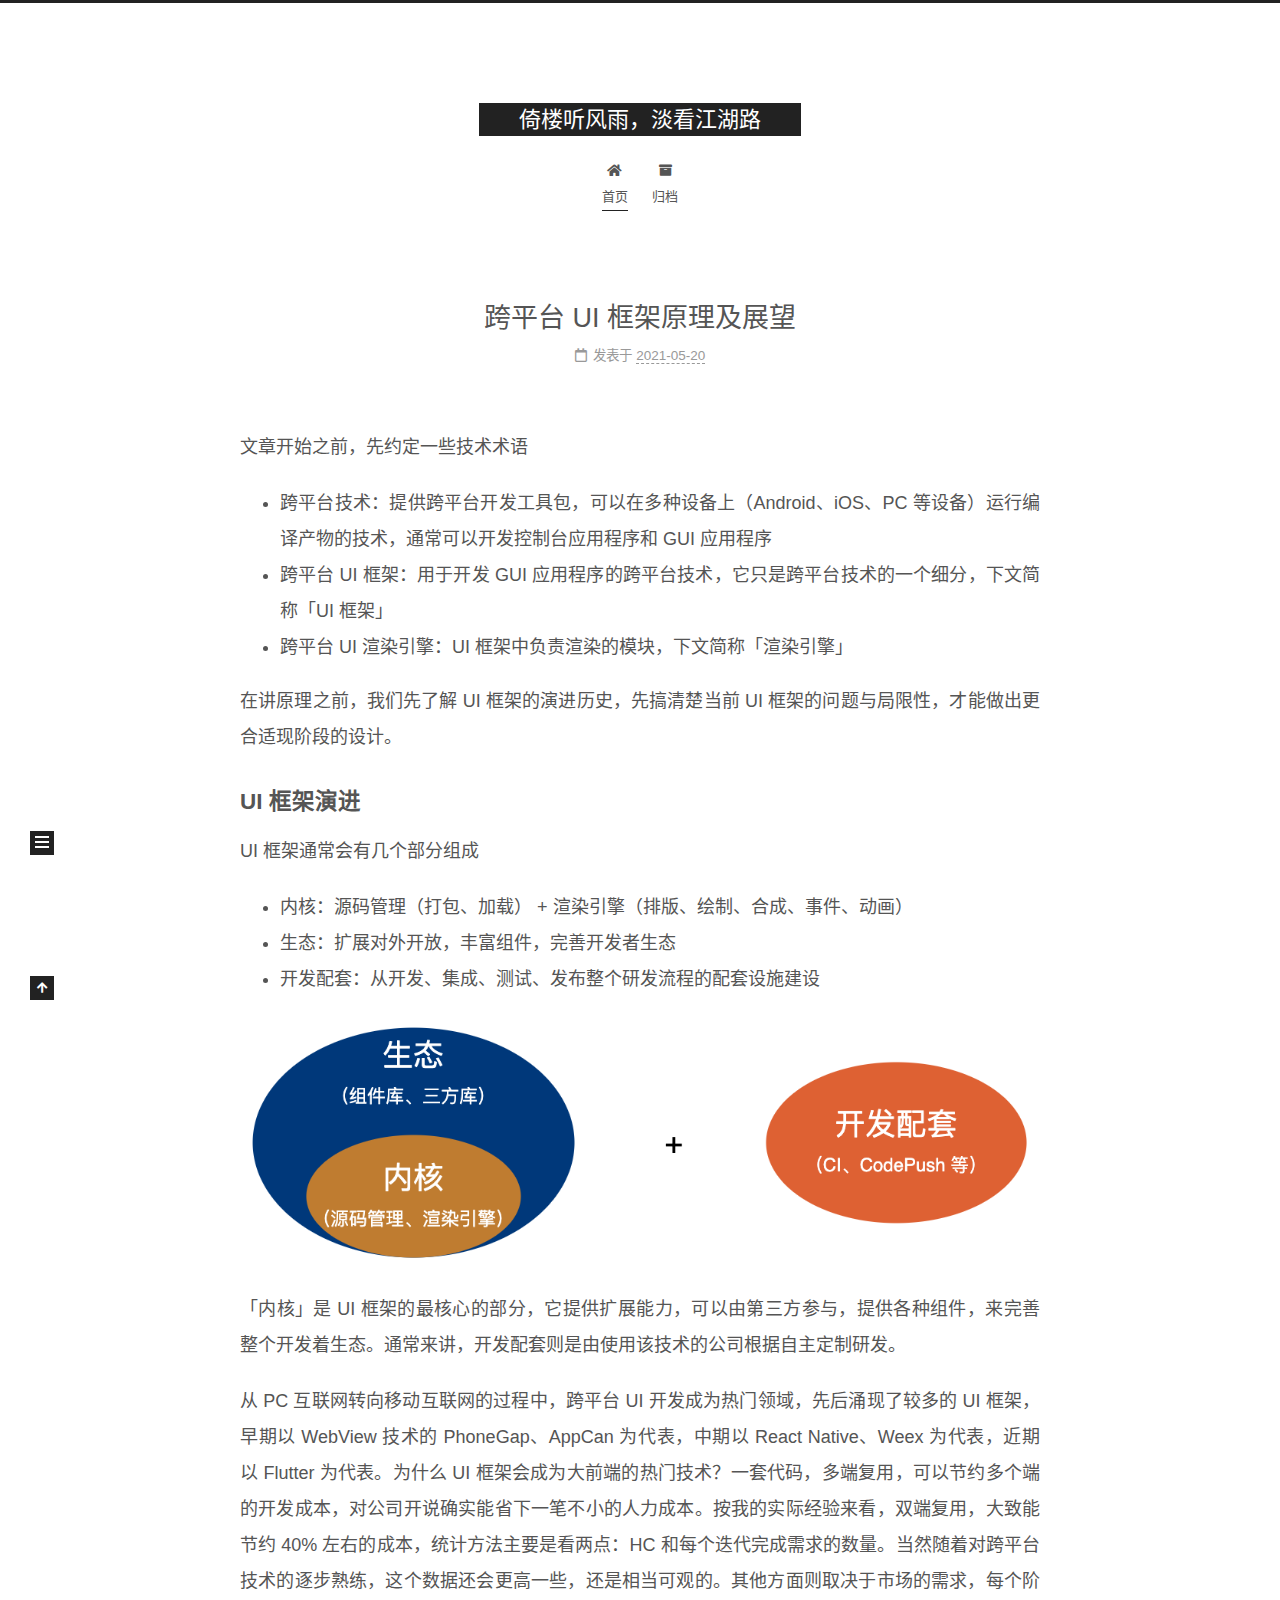
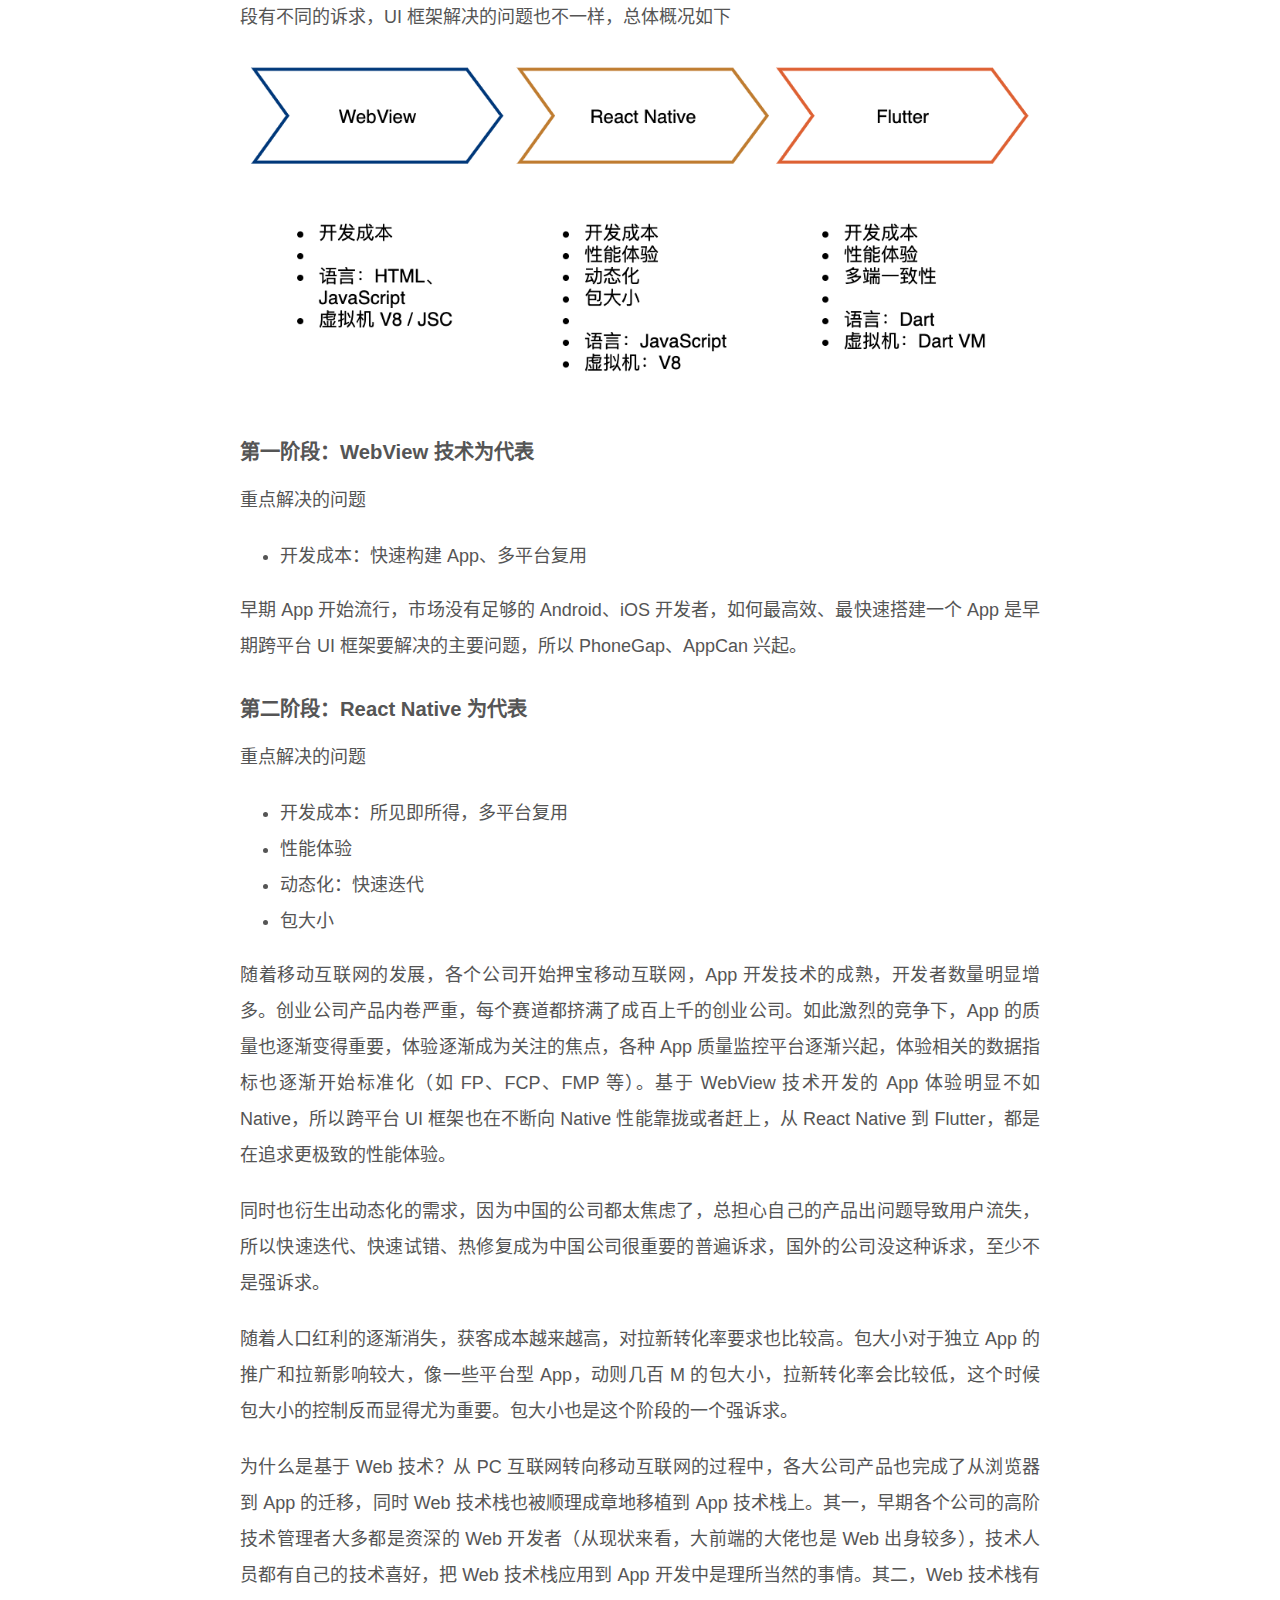
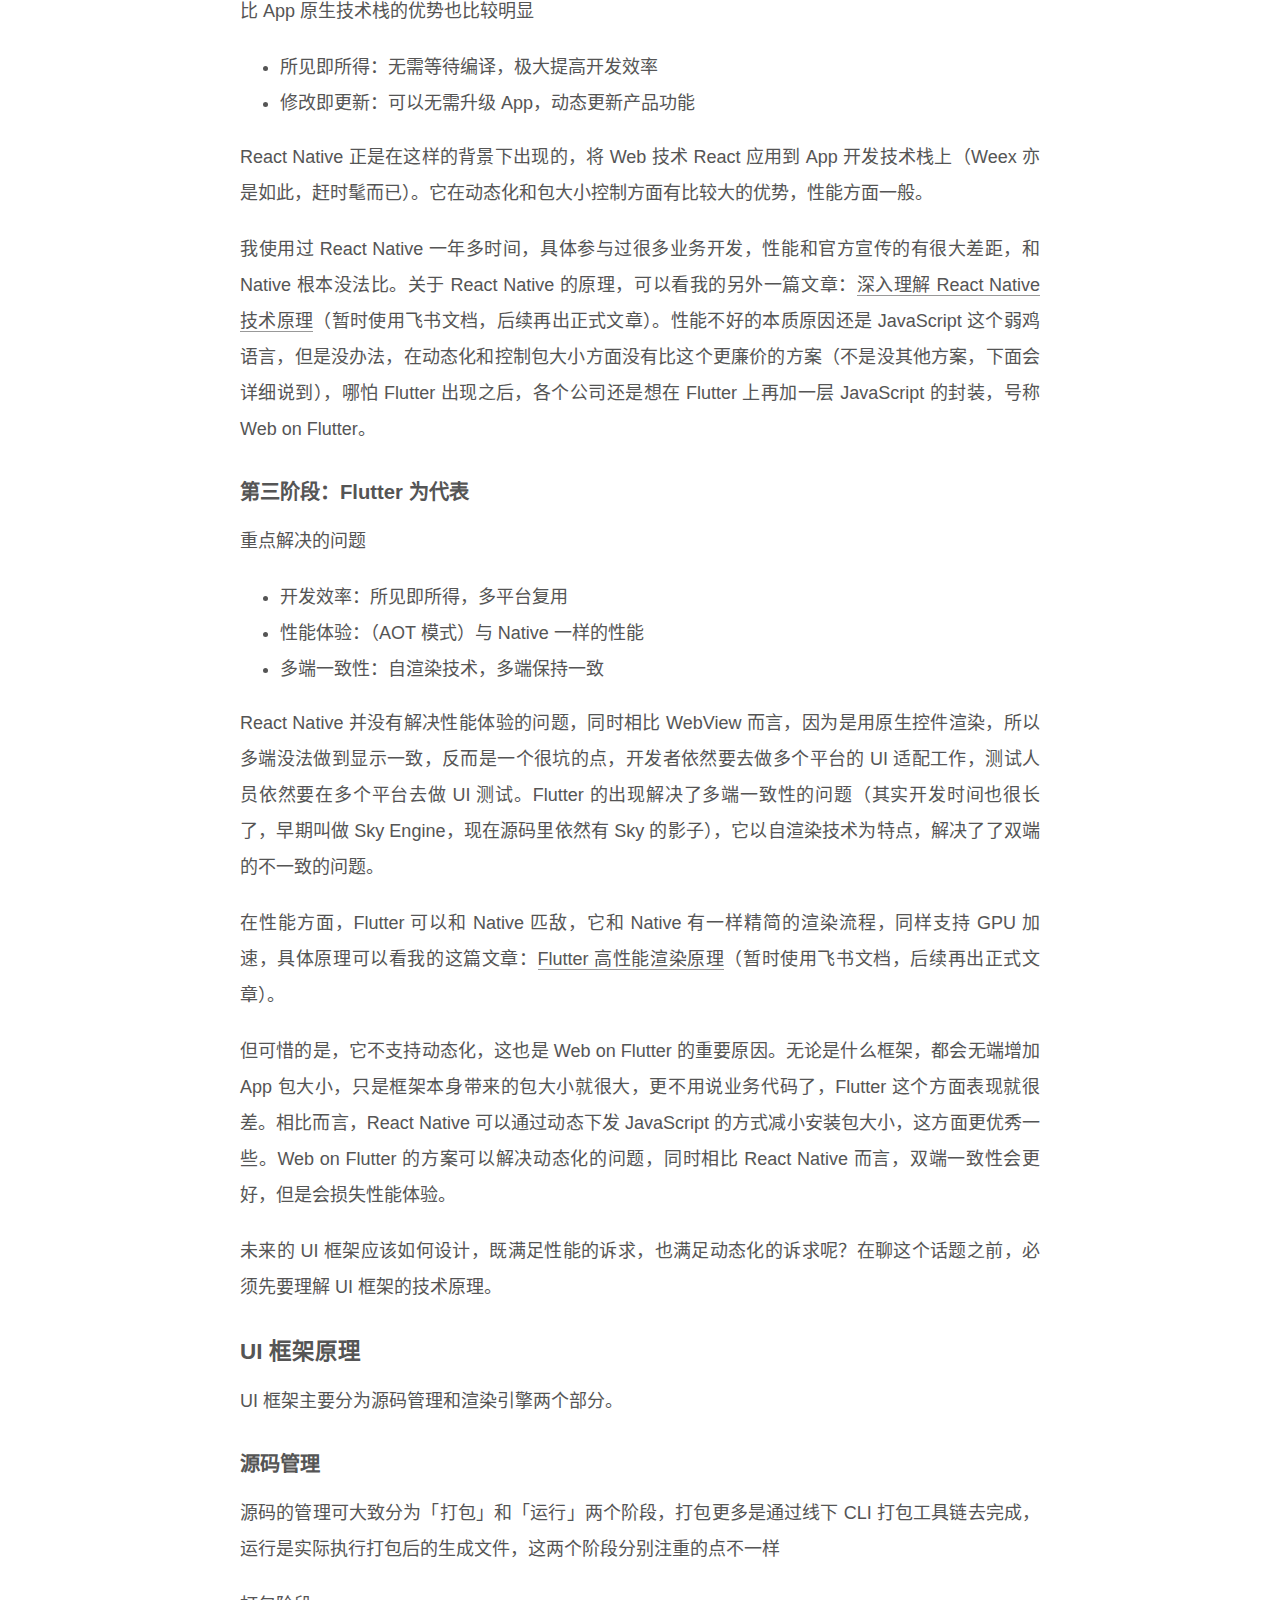
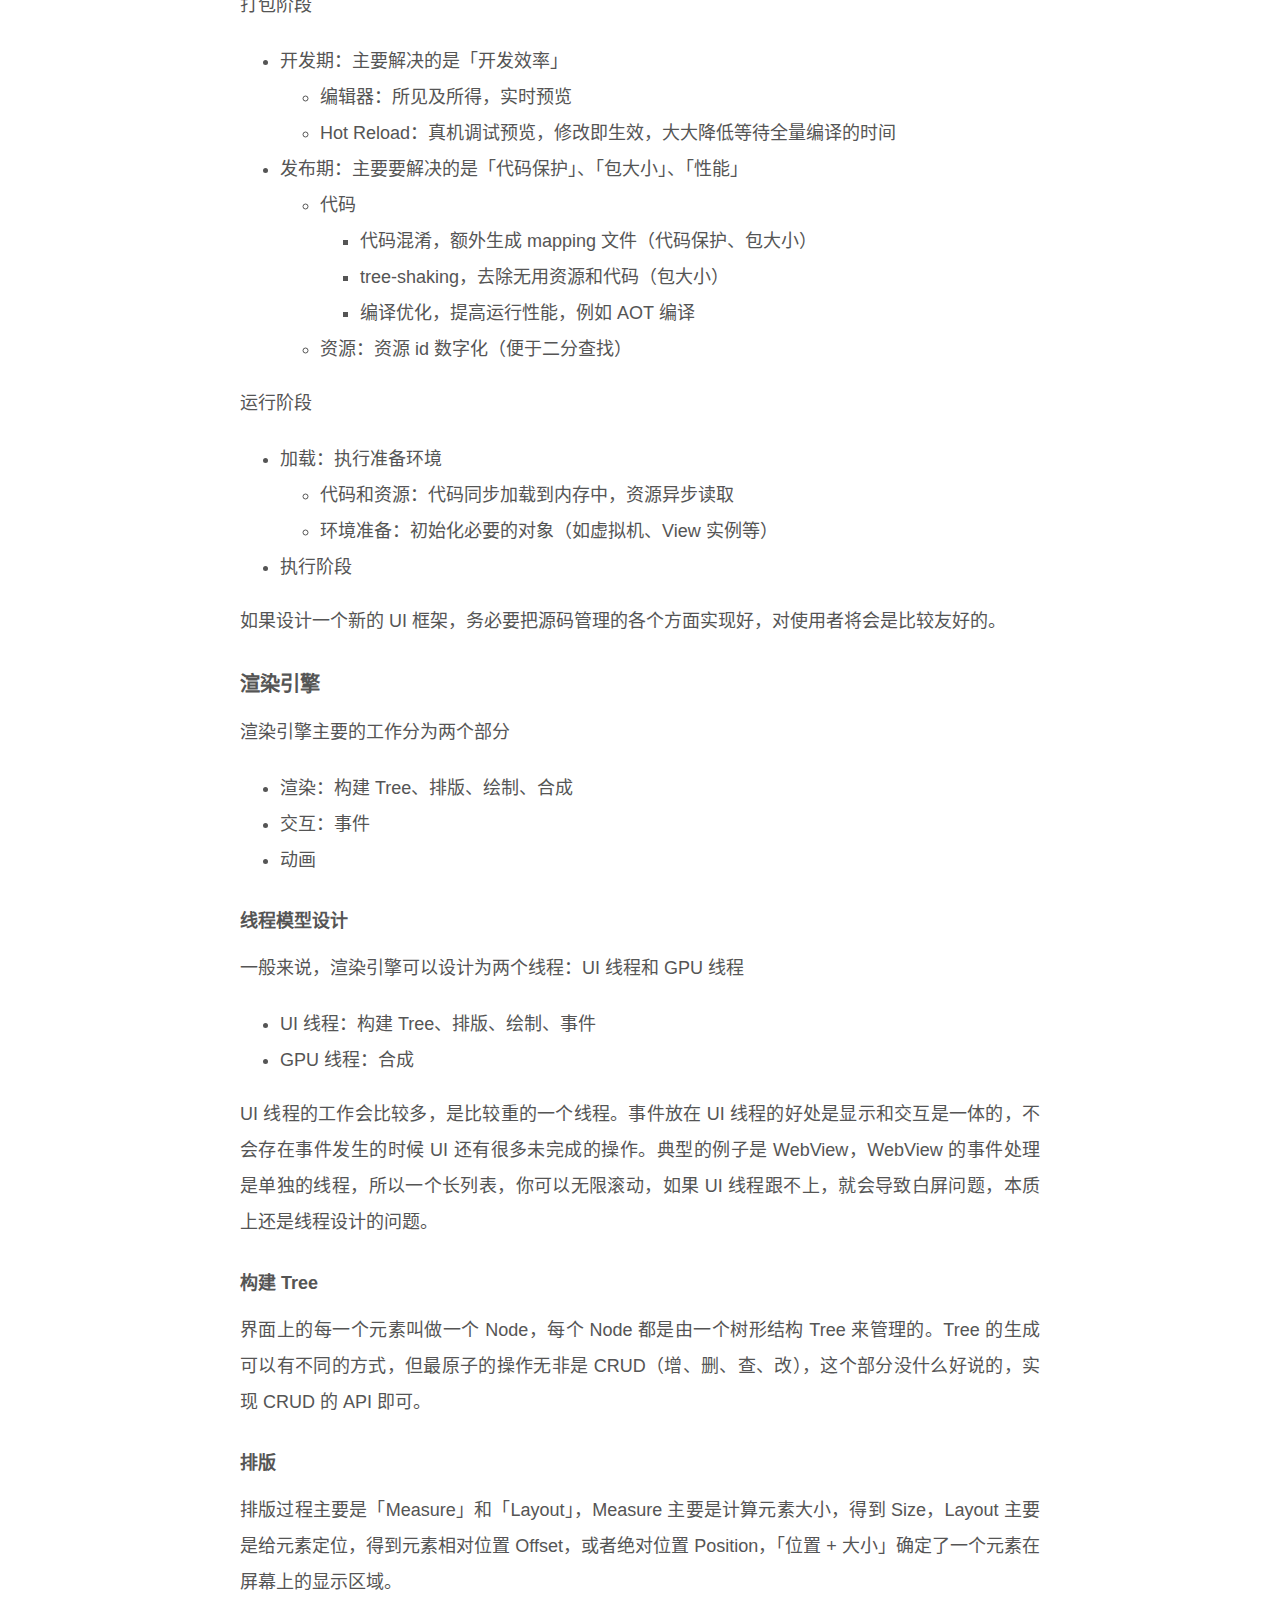
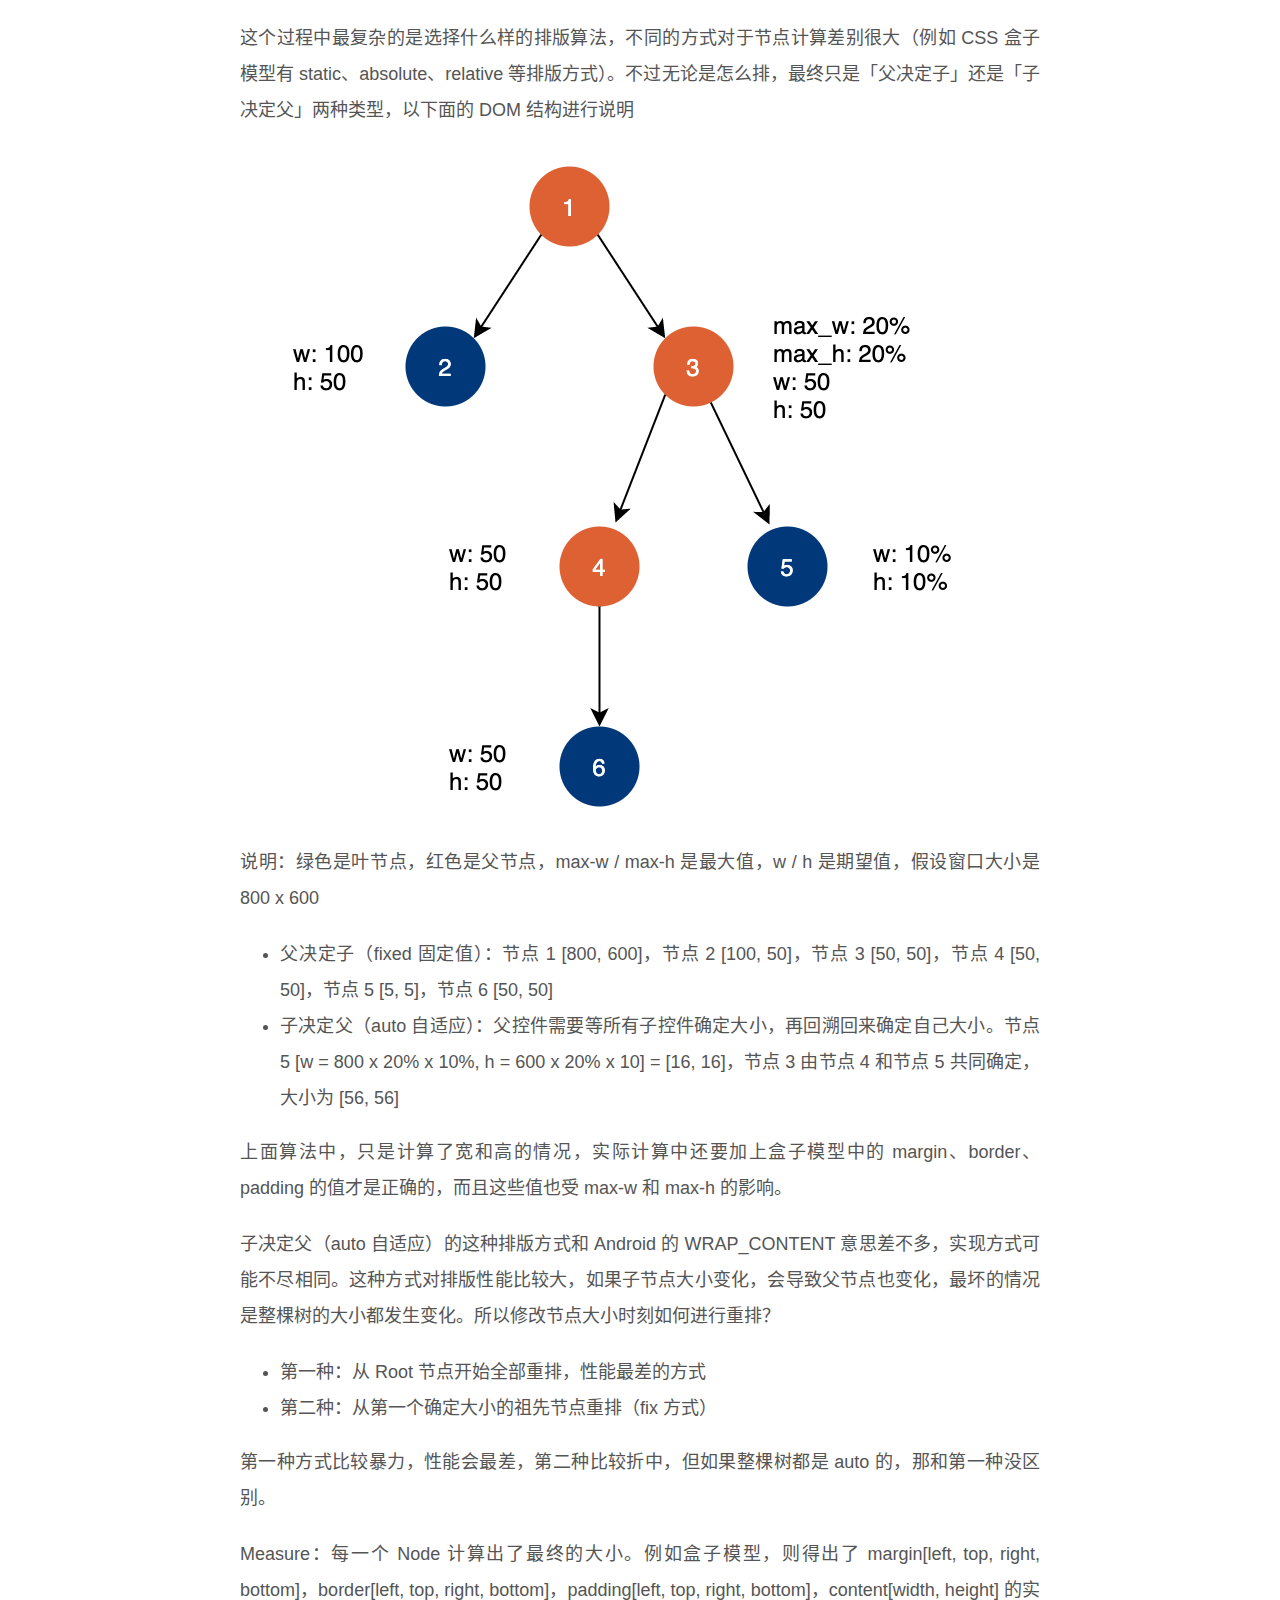
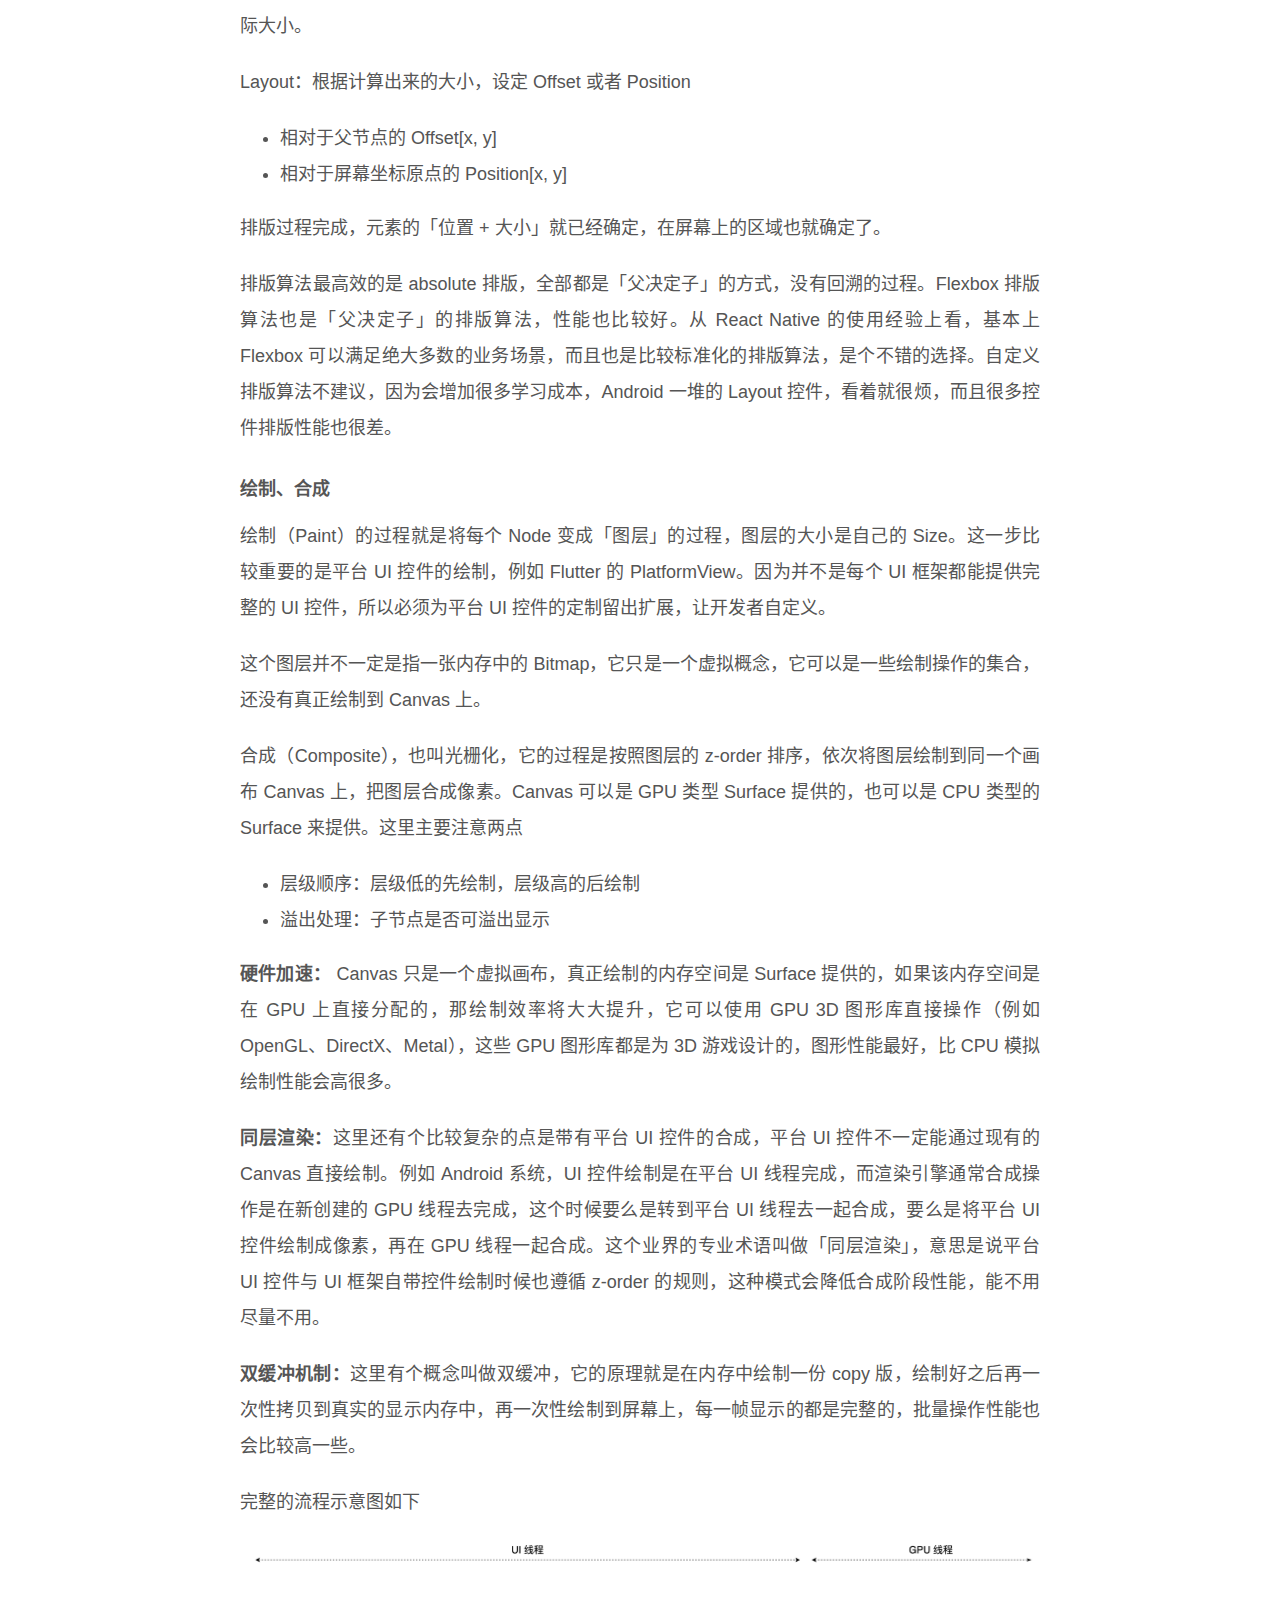
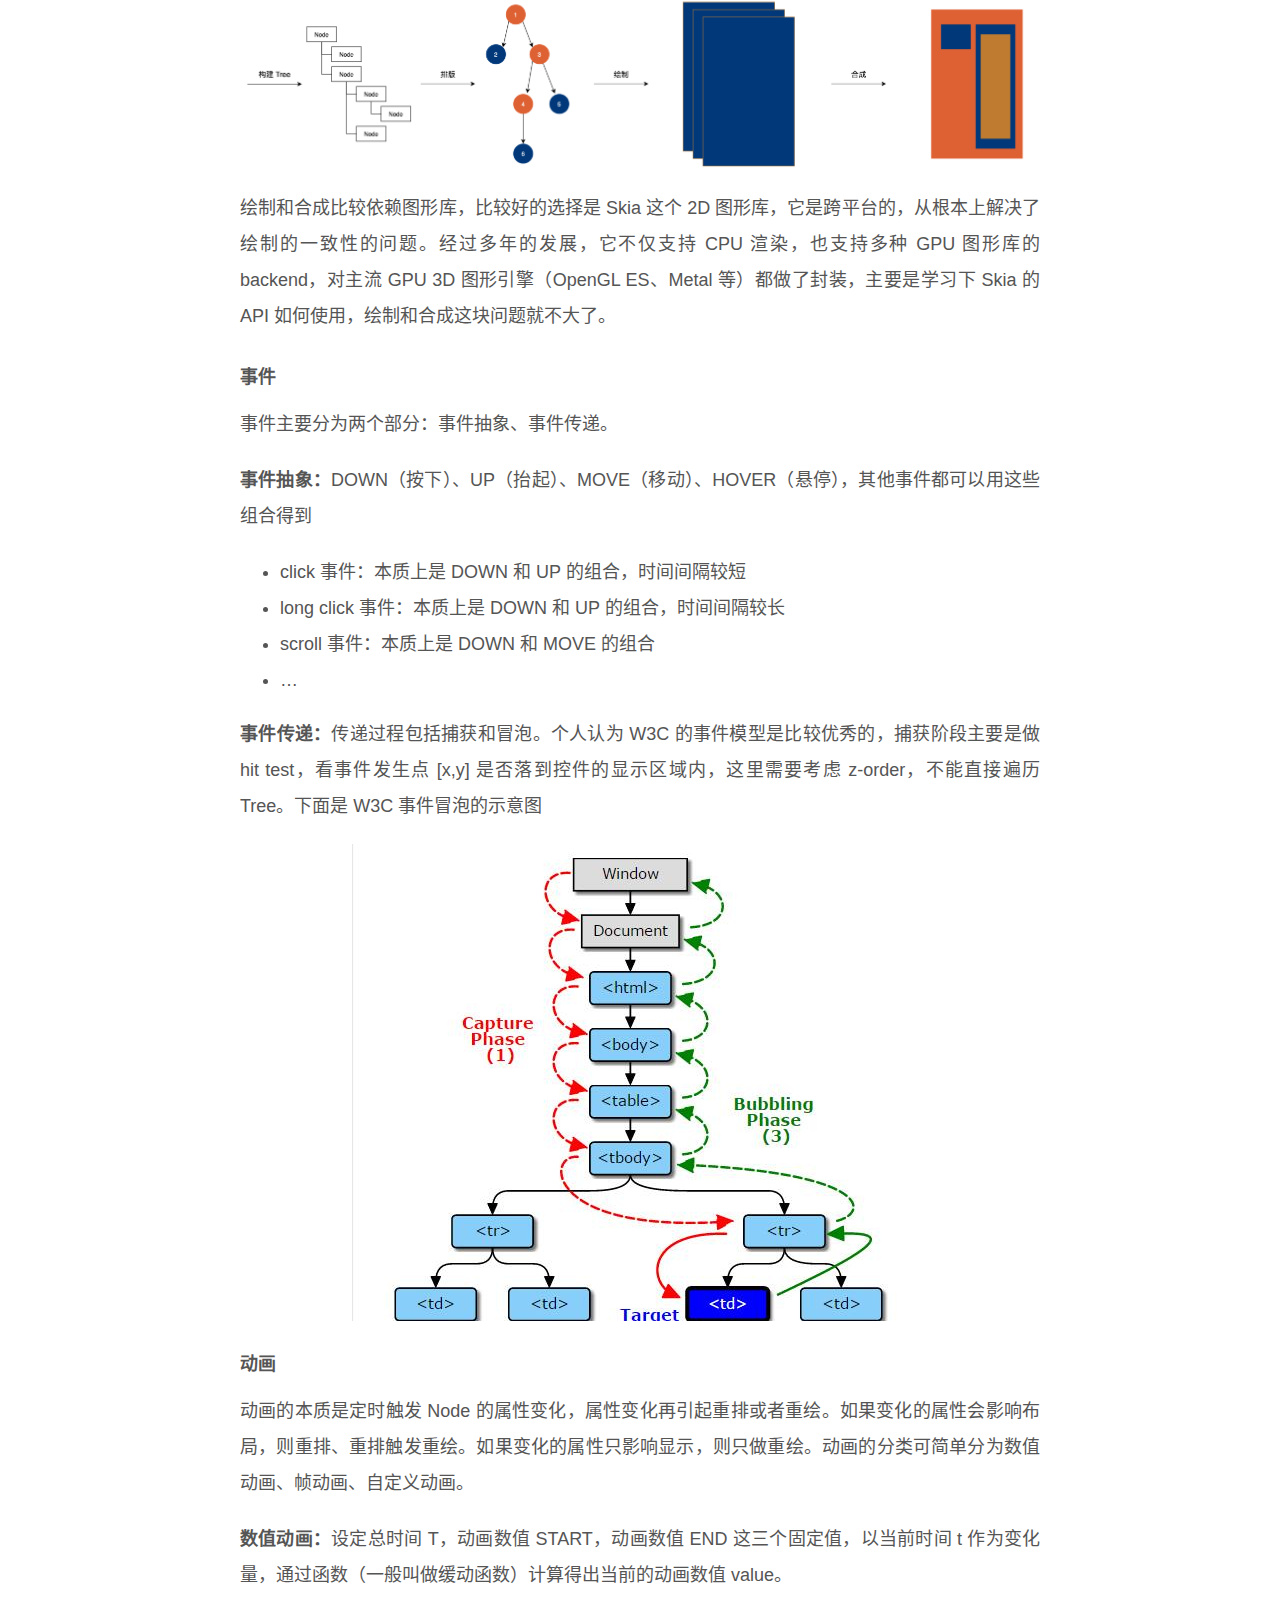
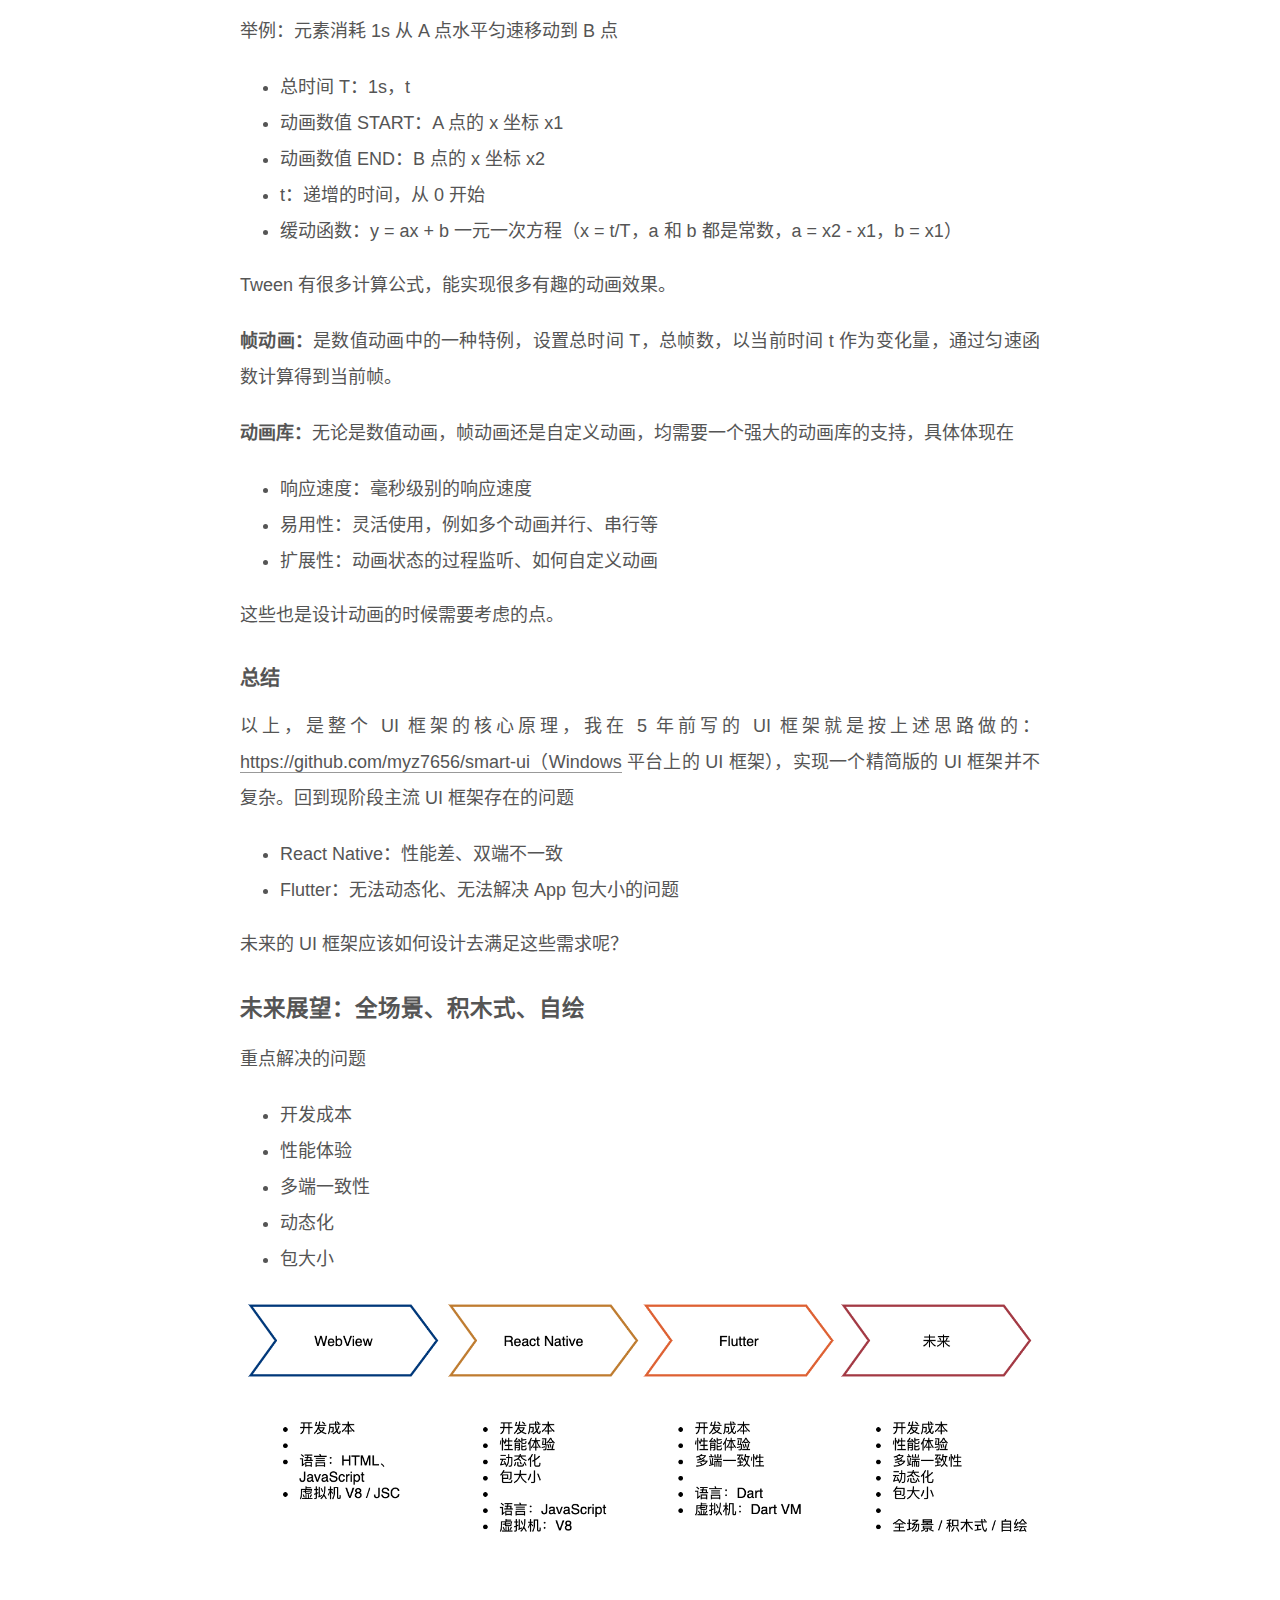
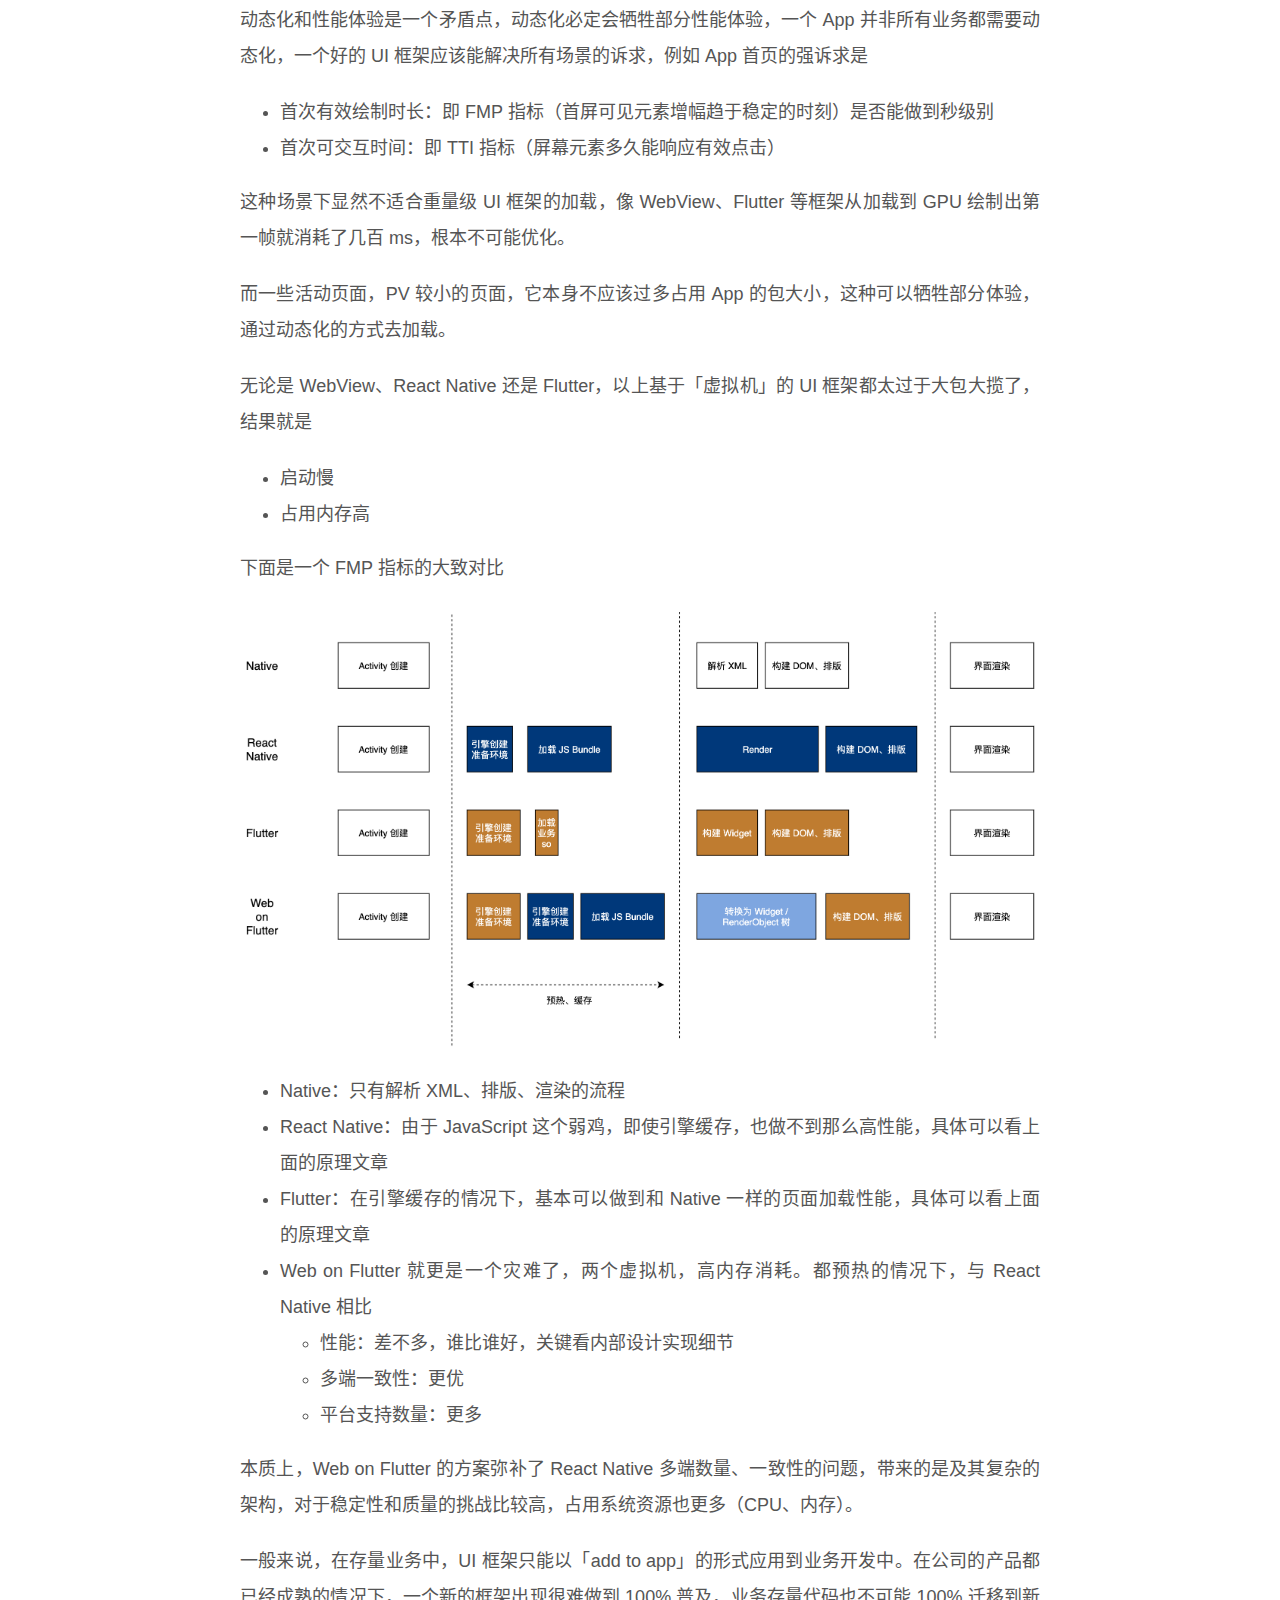
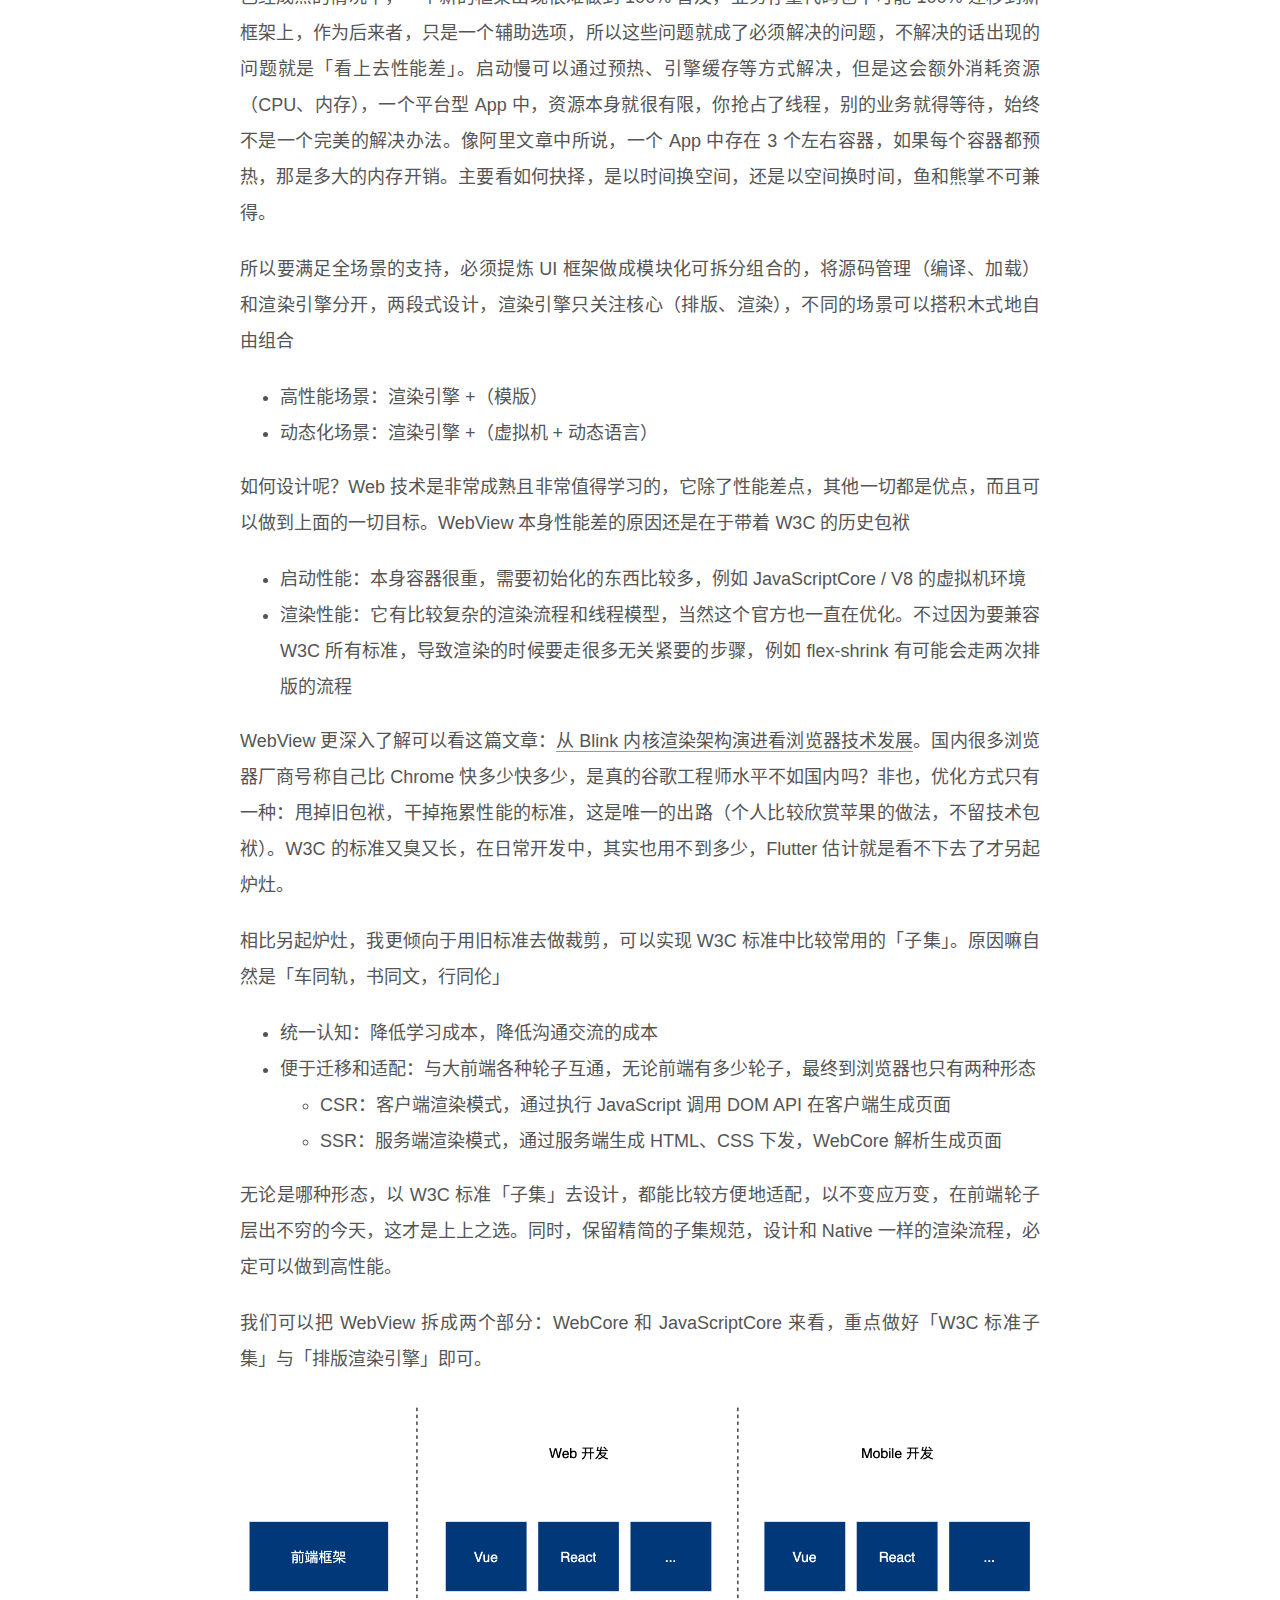
<file: index.html>
<!DOCTYPE html>
<html lang="zh-CN">
<head>
  <meta charset="UTF-8">
<meta name="viewport" content="width=device-width, initial-scale=1, maximum-scale=2">
<meta name="theme-color" content="#222">
<meta name="generator" content="Hexo 5.4.0">
  <link rel="apple-touch-icon" sizes="180x180" href="/images/apple-touch-icon-next.png">
  <link rel="icon" type="image/png" sizes="32x32" href="/images/favicon-32x32-next.png">
  <link rel="icon" type="image/png" sizes="16x16" href="/images/favicon-16x16-next.png">
  <link rel="mask-icon" href="/images/logo.svg" color="#222">

<link rel="stylesheet" href="/css/main.css">


<link rel="stylesheet" href="/lib/font-awesome/css/all.min.css">

<script id="hexo-configurations">
    var NexT = window.NexT || {};
    var CONFIG = {"hostname":"myz7656.github.io","root":"/","scheme":"Muse","version":"7.8.0","exturl":false,"sidebar":{"position":"left","display":"post","padding":18,"offset":12,"onmobile":false},"copycode":{"enable":false,"show_result":false,"style":null},"back2top":{"enable":true,"sidebar":false,"scrollpercent":false},"bookmark":{"enable":false,"color":"#222","save":"auto"},"fancybox":false,"mediumzoom":false,"lazyload":false,"pangu":false,"comments":{"style":"tabs","active":null,"storage":true,"lazyload":false,"nav":null},"algolia":{"hits":{"per_page":10},"labels":{"input_placeholder":"Search for Posts","hits_empty":"We didn't find any results for the search: ${query}","hits_stats":"${hits} results found in ${time} ms"}},"localsearch":{"enable":false,"trigger":"auto","top_n_per_article":1,"unescape":false,"preload":false},"motion":{"enable":true,"async":false,"transition":{"post_block":"fadeIn","post_header":"slideDownIn","post_body":"slideDownIn","coll_header":"slideLeftIn","sidebar":"slideUpIn"}}};
  </script>

  <meta property="og:type" content="website">
<meta property="og:title" content="倚楼听风雨，淡看江湖路">
<meta property="og:url" content="https://myz7656.github.io/index.html">
<meta property="og:site_name" content="倚楼听风雨，淡看江湖路">
<meta property="og:locale" content="zh_CN">
<meta property="article:author" content="myz7656">
<meta name="twitter:card" content="summary">

<link rel="canonical" href="https://myz7656.github.io/">


<script id="page-configurations">
  // https://hexo.io/docs/variables.html
  CONFIG.page = {
    sidebar: "",
    isHome : true,
    isPost : false,
    lang   : 'zh-CN'
  };
</script>

  <title>倚楼听风雨，淡看江湖路</title>
  






  <noscript>
  <style>
  .use-motion .brand,
  .use-motion .menu-item,
  .sidebar-inner,
  .use-motion .post-block,
  .use-motion .pagination,
  .use-motion .comments,
  .use-motion .post-header,
  .use-motion .post-body,
  .use-motion .collection-header { opacity: initial; }

  .use-motion .site-title,
  .use-motion .site-subtitle {
    opacity: initial;
    top: initial;
  }

  .use-motion .logo-line-before i { left: initial; }
  .use-motion .logo-line-after i { right: initial; }
  </style>
</noscript>

</head>

<body itemscope itemtype="http://schema.org/WebPage">
  <div class="container use-motion">
    <div class="headband"></div>

    <header class="header" itemscope itemtype="http://schema.org/WPHeader">
      <div class="header-inner"><div class="site-brand-container">
  <div class="site-nav-toggle">
    <div class="toggle" aria-label="切换导航栏">
      <span class="toggle-line toggle-line-first"></span>
      <span class="toggle-line toggle-line-middle"></span>
      <span class="toggle-line toggle-line-last"></span>
    </div>
  </div>

  <div class="site-meta">

    <a href="/" class="brand" rel="start">
      <span class="logo-line-before"><i></i></span>
      <h1 class="site-title">倚楼听风雨，淡看江湖路</h1>
      <span class="logo-line-after"><i></i></span>
    </a>
  </div>

  <div class="site-nav-right">
    <div class="toggle popup-trigger">
    </div>
  </div>
</div>




<nav class="site-nav">
  <ul id="menu" class="main-menu menu">
        <li class="menu-item menu-item-home">

    <a href="/" rel="section"><i class="fa fa-home fa-fw"></i>首页</a>

  </li>
        <li class="menu-item menu-item-archives">

    <a href="/archives/" rel="section"><i class="fa fa-archive fa-fw"></i>归档</a>

  </li>
  </ul>
</nav>




</div>
    </header>

    
  <div class="back-to-top">
    <i class="fa fa-arrow-up"></i>
    <span>0%</span>
  </div>


    <main class="main">
      <div class="main-inner">
        <div class="content-wrap">
          

          <div class="content index posts-expand">
            
      
  
  
  <article itemscope itemtype="http://schema.org/Article" class="post-block" lang="zh-CN">
    <link itemprop="mainEntityOfPage" href="https://myz7656.github.io/2021/05/20/%E8%B7%A8%E5%B9%B3%E5%8F%B0%20UI%20%E6%A1%86%E6%9E%B6%E5%8E%9F%E7%90%86%E5%8F%8A%E5%B1%95%E6%9C%9B/">

    <span hidden itemprop="author" itemscope itemtype="http://schema.org/Person">
      <meta itemprop="image" content="/images/avatar.gif">
      <meta itemprop="name" content="myz7656">
      <meta itemprop="description" content="">
    </span>

    <span hidden itemprop="publisher" itemscope itemtype="http://schema.org/Organization">
      <meta itemprop="name" content="倚楼听风雨，淡看江湖路">
    </span>
      <header class="post-header">
        <h2 class="post-title" itemprop="name headline">
          
            <a href="/2021/05/20/%E8%B7%A8%E5%B9%B3%E5%8F%B0%20UI%20%E6%A1%86%E6%9E%B6%E5%8E%9F%E7%90%86%E5%8F%8A%E5%B1%95%E6%9C%9B/" class="post-title-link" itemprop="url">跨平台 UI 框架原理及展望</a>
        </h2>

        <div class="post-meta">
            <span class="post-meta-item">
              <span class="post-meta-item-icon">
                <i class="far fa-calendar"></i>
              </span>
              <span class="post-meta-item-text">发表于</span>
              

              <time title="创建时间：2021-05-20 20:31:19 / 修改时间：20:45:33" itemprop="dateCreated datePublished" datetime="2021-05-20T20:31:19+08:00">2021-05-20</time>
            </span>

          

        </div>
      </header>

    
    
    
    <div class="post-body" itemprop="articleBody">

      
          <p>文章开始之前，先约定一些技术术语</p>
<ul>
<li>跨平台技术：提供跨平台开发工具包，可以在多种设备上（Android、iOS、PC 等设备）运行编译产物的技术，通常可以开发控制台应用程序和 GUI 应用程序</li>
<li>跨平台 UI 框架：用于开发 GUI 应用程序的跨平台技术，它只是跨平台技术的一个细分，下文简称「UI 框架」</li>
<li>跨平台 UI 渲染引擎：UI 框架中负责渲染的模块，下文简称「渲染引擎」</li>
</ul>
<p>在讲原理之前，我们先了解 UI 框架的演进历史，先搞清楚当前 UI 框架的问题与局限性，才能做出更合适现阶段的设计。</p>
<h3 id="UI-框架演进"><a href="#UI-框架演进" class="headerlink" title="UI 框架演进"></a>UI 框架演进</h3><p>UI 框架通常会有几个部分组成</p>
<ul>
<li>内核：源码管理（打包、加载） + 渲染引擎（排版、绘制、合成、事件、动画）</li>
<li>生态：扩展对外开放，丰富组件，完善开发者生态</li>
<li>开发配套：从开发、集成、测试、发布整个研发流程的配套设施建设</li>
</ul>
<p><img src="/images/%E6%A6%82%E8%A7%88.jpg" alt="概览"></p>
<p>「内核」是 UI 框架的最核心的部分，它提供扩展能力，可以由第三方参与，提供各种组件，来完善整个开发着生态。通常来讲，开发配套则是由使用该技术的公司根据自主定制研发。</p>
<p>从 PC 互联网转向移动互联网的过程中，跨平台 UI 开发成为热门领域，先后涌现了较多的 UI 框架，早期以 WebView 技术的 PhoneGap、AppCan 为代表，中期以 React Native、Weex 为代表，近期以 Flutter 为代表。为什么 UI 框架会成为大前端的热门技术？一套代码，多端复用，可以节约多个端的开发成本，对公司开说确实能省下一笔不小的人力成本。按我的实际经验来看，双端复用，大致能节约 40% 左右的成本，统计方法主要是看两点：HC 和每个迭代完成需求的数量。当然随着对跨平台技术的逐步熟练，这个数据还会更高一些，还是相当可观的。其他方面则取决于市场的需求，每个阶段有不同的诉求，UI 框架解决的问题也不一样，总体概况如下</p>
<p><img src="/images/%E6%BC%94%E8%BF%9B.jpg" alt="演进"></p>
<h4 id="第一阶段：WebView-技术为代表"><a href="#第一阶段：WebView-技术为代表" class="headerlink" title="第一阶段：WebView 技术为代表"></a>第一阶段：WebView 技术为代表</h4><p>重点解决的问题</p>
<ul>
<li>开发成本：快速构建 App、多平台复用</li>
</ul>
<p>早期 App 开始流行，市场没有足够的 Android、iOS 开发者，如何最高效、最快速搭建一个 App 是早期跨平台 UI 框架要解决的主要问题，所以 PhoneGap、AppCan 兴起。</p>
<h4 id="第二阶段：React-Native-为代表"><a href="#第二阶段：React-Native-为代表" class="headerlink" title="第二阶段：React Native 为代表"></a>第二阶段：React Native 为代表</h4><p>重点解决的问题</p>
<ul>
<li>开发成本：所见即所得，多平台复用</li>
<li>性能体验</li>
<li>动态化：快速迭代</li>
<li>包大小</li>
</ul>
<p>随着移动互联网的发展，各个公司开始押宝移动互联网，App 开发技术的成熟，开发者数量明显增多。创业公司产品内卷严重，每个赛道都挤满了成百上千的创业公司。如此激烈的竞争下，App 的质量也逐渐变得重要，体验逐渐成为关注的焦点，各种 App 质量监控平台逐渐兴起，体验相关的数据指标也逐渐开始标准化（如 FP、FCP、FMP 等）。基于 WebView 技术开发的 App 体验明显不如 Native，所以跨平台 UI 框架也在不断向 Native 性能靠拢或者赶上，从 React Native 到 Flutter，都是在追求更极致的性能体验。</p>
<p>同时也衍生出动态化的需求，因为中国的公司都太焦虑了，总担心自己的产品出问题导致用户流失，所以快速迭代、快速试错、热修复成为中国公司很重要的普遍诉求，国外的公司没这种诉求，至少不是强诉求。</p>
<p>随着人口红利的逐渐消失，获客成本越来越高，对拉新转化率要求也比较高。包大小对于独立 App 的推广和拉新影响较大，像一些平台型 App，动则几百 M 的包大小，拉新转化率会比较低，这个时候包大小的控制反而显得尤为重要。包大小也是这个阶段的一个强诉求。</p>
<p>为什么是基于 Web 技术？从 PC 互联网转向移动互联网的过程中，各大公司产品也完成了从浏览器到 App 的迁移，同时 Web 技术栈也被顺理成章地移植到 App 技术栈上。其一，早期各个公司的高阶技术管理者大多都是资深的 Web 开发者（从现状来看，大前端的大佬也是 Web 出身较多），技术人员都有自己的技术喜好，把 Web 技术栈应用到 App 开发中是理所当然的事情。其二，Web 技术栈有比 App 原生技术栈的优势也比较明显</p>
<ul>
<li>所见即所得：无需等待编译，极大提高开发效率</li>
<li>修改即更新：可以无需升级 App，动态更新产品功能</li>
</ul>
<p>React Native 正是在这样的背景下出现的，将 Web 技术 React 应用到 App 开发技术栈上（Weex 亦是如此，赶时髦而已）。它在动态化和包大小控制方面有比较大的优势，性能方面一般。</p>
<p>我使用过 React Native 一年多时间，具体参与过很多业务开发，性能和官方宣传的有很大差距，和 Native 根本没法比。关于 React Native 的原理，可以看我的另外一篇文章：<a target="_blank" rel="noopener" href="https://zanxzcf288.feishu.cn/docs/doccnazWQUcHdPr65P8myCMwQfb?from=from_copylink">深入理解 React Native 技术原理</a>（暂时使用飞书文档，后续再出正式文章）。性能不好的本质原因还是 JavaScript 这个弱鸡语言，但是没办法，在动态化和控制包大小方面没有比这个更廉价的方案（不是没其他方案，下面会详细说到），哪怕 Flutter 出现之后，各个公司还是想在 Flutter 上再加一层 JavaScript 的封装，号称 Web on Flutter。</p>
<h4 id="第三阶段：Flutter-为代表"><a href="#第三阶段：Flutter-为代表" class="headerlink" title="第三阶段：Flutter 为代表"></a>第三阶段：Flutter 为代表</h4><p>重点解决的问题</p>
<ul>
<li>开发效率：所见即所得，多平台复用</li>
<li>性能体验：（AOT 模式）与 Native 一样的性能</li>
<li>多端一致性：自渲染技术，多端保持一致</li>
</ul>
<p>React Native 并没有解决性能体验的问题，同时相比 WebView 而言，因为是用原生控件渲染，所以多端没法做到显示一致，反而是一个很坑的点，开发者依然要去做多个平台的 UI 适配工作，测试人员依然要在多个平台去做 UI 测试。Flutter 的出现解决了多端一致性的问题（其实开发时间也很长了，早期叫做 Sky Engine，现在源码里依然有 Sky 的影子），它以自渲染技术为特点，解决了了双端的不一致的问题。</p>
<p>在性能方面，Flutter 可以和 Native 匹敌，它和 Native 有一样精简的渲染流程，同样支持 GPU 加速，具体原理可以看我的这篇文章：<a target="_blank" rel="noopener" href="https://zanxzcf288.feishu.cn/docs/doccnBbeE3c0wdJlb4VNxHCEVEd?from=from_copylink">Flutter 高性能渲染原理</a>（暂时使用飞书文档，后续再出正式文章）。</p>
<p>但可惜的是，它不支持动态化，这也是 Web on Flutter 的重要原因。无论是什么框架，都会无端增加 App 包大小，只是框架本身带来的包大小就很大，更不用说业务代码了，Flutter 这个方面表现就很差。相比而言，React Native 可以通过动态下发 JavaScript 的方式减小安装包大小，这方面更优秀一些。Web on Flutter 的方案可以解决动态化的问题，同时相比 React Native 而言，双端一致性会更好，但是会损失性能体验。</p>
<p>未来的 UI 框架应该如何设计，既满足性能的诉求，也满足动态化的诉求呢？在聊这个话题之前，必须先要理解 UI 框架的技术原理。</p>
<h3 id="UI-框架原理"><a href="#UI-框架原理" class="headerlink" title="UI 框架原理"></a>UI 框架原理</h3><p>UI 框架主要分为源码管理和渲染引擎两个部分。</p>
<h4 id="源码管理"><a href="#源码管理" class="headerlink" title="源码管理"></a>源码管理</h4><p>源码的管理可大致分为「打包」和「运行」两个阶段，打包更多是通过线下 CLI 打包工具链去完成，运行是实际执行打包后的生成文件，这两个阶段分别注重的点不一样</p>
<p>打包阶段</p>
<ul>
<li>开发期：主要解决的是「开发效率」<ul>
<li>编辑器：所见及所得，实时预览</li>
<li>Hot Reload：真机调试预览，修改即生效，大大降低等待全量编译的时间</li>
</ul>
</li>
<li>发布期：主要要解决的是「代码保护」、「包大小」、「性能」<ul>
<li>代码<ul>
<li>代码混淆，额外生成 mapping 文件（代码保护、包大小）</li>
<li>tree-shaking，去除无用资源和代码（包大小）</li>
<li>编译优化，提高运行性能，例如 AOT 编译</li>
</ul>
</li>
<li>资源：资源 id 数字化（便于二分查找）</li>
</ul>
</li>
</ul>
<p>运行阶段</p>
<ul>
<li>加载：执行准备环境<ul>
<li>代码和资源：代码同步加载到内存中，资源异步读取</li>
<li>环境准备：初始化必要的对象（如虚拟机、View 实例等）</li>
</ul>
</li>
<li>执行阶段</li>
</ul>
<p>如果设计一个新的 UI 框架，务必要把源码管理的各个方面实现好，对使用者将会是比较友好的。</p>
<h4 id="渲染引擎"><a href="#渲染引擎" class="headerlink" title="渲染引擎"></a>渲染引擎</h4><p>渲染引擎主要的工作分为两个部分</p>
<ul>
<li>渲染：构建 Tree、排版、绘制、合成</li>
<li>交互：事件</li>
<li>动画</li>
</ul>
<h5 id="线程模型设计"><a href="#线程模型设计" class="headerlink" title="线程模型设计"></a>线程模型设计</h5><p>一般来说，渲染引擎可以设计为两个线程：UI 线程和 GPU 线程</p>
<ul>
<li>UI 线程：构建 Tree、排版、绘制、事件</li>
<li>GPU 线程：合成</li>
</ul>
<p>UI 线程的工作会比较多，是比较重的一个线程。事件放在 UI 线程的好处是显示和交互是一体的，不会存在事件发生的时候 UI 还有很多未完成的操作。典型的例子是 WebView，WebView 的事件处理是单独的线程，所以一个长列表，你可以无限滚动，如果 UI 线程跟不上，就会导致白屏问题，本质上还是线程设计的问题。</p>
<h5 id="构建-Tree"><a href="#构建-Tree" class="headerlink" title="构建 Tree"></a>构建 Tree</h5><p>界面上的每一个元素叫做一个 Node，每个 Node 都是由一个树形结构 Tree 来管理的。Tree 的生成可以有不同的方式，但最原子的操作无非是 CRUD（增、删、查、改），这个部分没什么好说的，实现 CRUD 的 API 即可。</p>
<h5 id="排版"><a href="#排版" class="headerlink" title="排版"></a>排版</h5><p>排版过程主要是「Measure」和「Layout」，Measure 主要是计算元素大小，得到 Size，Layout 主要是给元素定位，得到元素相对位置 Offset，或者绝对位置 Position，「位置 + 大小」确定了一个元素在屏幕上的显示区域。</p>
<p>这个过程中最复杂的是选择什么样的排版算法，不同的方式对于节点计算差别很大（例如 CSS 盒子模型有 static、absolute、relative 等排版方式）。不过无论是怎么排，最终只是「父决定子」还是「子决定父」两种类型，以下面的 DOM 结构进行说明</p>
<p><img src="/images/%E6%8E%92%E7%89%88%E6%A0%91.jpg" alt="排版树"></p>
<p>说明：绿色是叶节点，红色是父节点，max-w / max-h 是最大值，w / h 是期望值，假设窗口大小是 800 x 600</p>
<ul>
<li>父决定子（fixed 固定值）：节点 1 [800, 600]，节点 2 [100, 50]，节点 3 [50, 50]，节点 4 [50, 50]，节点 5 [5, 5]，节点 6 [50, 50]</li>
<li>子决定父（auto 自适应）：父控件需要等所有子控件确定大小，再回溯回来确定自己大小。节点 5 [w = 800 x 20% x 10%, h = 600 x 20% x 10] = [16, 16]，节点 3 由节点 4 和节点 5 共同确定，大小为 [56, 56]</li>
</ul>
<p>上面算法中，只是计算了宽和高的情况，实际计算中还要加上盒子模型中的 margin、border、padding 的值才是正确的，而且这些值也受 max-w 和 max-h 的影响。</p>
<p>子决定父（auto 自适应）的这种排版方式和 Android 的 WRAP_CONTENT 意思差不多，实现方式可能不尽相同。这种方式对排版性能比较大，如果子节点大小变化，会导致父节点也变化，最坏的情况是整棵树的大小都发生变化。所以修改节点大小时刻如何进行重排？</p>
<ul>
<li>第一种：从 Root 节点开始全部重排，性能最差的方式</li>
<li>第二种：从第一个确定大小的祖先节点重排（fix 方式）</li>
</ul>
<p>第一种方式比较暴力，性能会最差，第二种比较折中，但如果整棵树都是 auto 的，那和第一种没区别。</p>
<p>Measure：每一个 Node 计算出了最终的大小。例如盒子模型，则得出了 margin[left, top, right, bottom]，border[left, top, right, bottom]，padding[left, top, right, bottom]，content[width, height] 的实际大小。</p>
<p>Layout：根据计算出来的大小，设定 Offset 或者 Position</p>
<ul>
<li>相对于父节点的 Offset[x, y]</li>
<li>相对于屏幕坐标原点的 Position[x, y]</li>
</ul>
<p>排版过程完成，元素的「位置 + 大小」就已经确定，在屏幕上的区域也就确定了。</p>
<p>排版算法最高效的是 absolute 排版，全部都是「父决定子」的方式，没有回溯的过程。Flexbox 排版算法也是「父决定子」的排版算法，性能也比较好。从 React Native 的使用经验上看，基本上 Flexbox 可以满足绝大多数的业务场景，而且也是比较标准化的排版算法，是个不错的选择。自定义排版算法不建议，因为会增加很多学习成本，Android 一堆的 Layout 控件，看着就很烦，而且很多控件排版性能也很差。</p>
<h5 id="绘制、合成"><a href="#绘制、合成" class="headerlink" title="绘制、合成"></a>绘制、合成</h5><p>绘制（Paint）的过程就是将每个 Node 变成「图层」的过程，图层的大小是自己的 Size。这一步比较重要的是平台 UI 控件的绘制，例如 Flutter 的 PlatformView。因为并不是每个 UI 框架都能提供完整的 UI 控件，所以必须为平台 UI 控件的定制留出扩展，让开发者自定义。</p>
<p>这个图层并不一定是指一张内存中的 Bitmap，它只是一个虚拟概念，它可以是一些绘制操作的集合，还没有真正绘制到 Canvas 上。</p>
<p>合成（Composite），也叫光栅化，它的过程是按照图层的 z-order 排序，依次将图层绘制到同一个画布 Canvas 上，把图层合成像素。Canvas 可以是 GPU 类型 Surface 提供的，也可以是 CPU 类型的 Surface 来提供。这里主要注意两点</p>
<ul>
<li>层级顺序：层级低的先绘制，层级高的后绘制</li>
<li>溢出处理：子节点是否可溢出显示</li>
</ul>
<p><b>硬件加速：</b> Canvas 只是一个虚拟画布，真正绘制的内存空间是 Surface 提供的，如果该内存空间是在 GPU 上直接分配的，那绘制效率将大大提升，它可以使用 GPU 3D 图形库直接操作（例如 OpenGL、DirectX、Metal），这些 GPU 图形库都是为 3D 游戏设计的，图形性能最好，比 CPU 模拟绘制性能会高很多。</p>
<p><b>同层渲染：</b>这里还有个比较复杂的点是带有平台 UI 控件的合成，平台 UI 控件不一定能通过现有的 Canvas 直接绘制。例如 Android 系统，UI 控件绘制是在平台 UI 线程完成，而渲染引擎通常合成操作是在新创建的 GPU 线程去完成，这个时候要么是转到平台 UI 线程去一起合成，要么是将平台 UI 控件绘制成像素，再在 GPU 线程一起合成。这个业界的专业术语叫做「同层渲染」，意思是说平台 UI 控件与 UI 框架自带控件绘制时候也遵循 z-order 的规则，这种模式会降低合成阶段性能，能不用尽量不用。</p>
<p><b>双缓冲机制：</b>这里有个概念叫做双缓冲，它的原理就是在内存中绘制一份 copy 版，绘制好之后再一次性拷贝到真实的显示内存中，再一次性绘制到屏幕上，每一帧显示的都是完整的，批量操作性能也会比较高一些。</p>
<p>完整的流程示意图如下</p>
<p><img src="/images/%E6%B8%B2%E6%9F%93%E5%BC%95%E6%93%8E%E6%B5%81%E7%A8%8B.jpg" alt="渲染流程图"></p>
<p>绘制和合成比较依赖图形库，比较好的选择是 Skia 这个 2D 图形库，它是跨平台的，从根本上解决了绘制的一致性的问题。经过多年的发展，它不仅支持 CPU 渲染，也支持多种 GPU 图形库的 backend，对主流 GPU 3D 图形引擎（OpenGL ES、Metal 等）都做了封装，主要是学习下 Skia 的 API 如何使用，绘制和合成这块问题就不大了。</p>
<h5 id="事件"><a href="#事件" class="headerlink" title="事件"></a>事件</h5><p>事件主要分为两个部分：事件抽象、事件传递。</p>
<p><b>事件抽象：</b>DOWN（按下）、UP（抬起）、MOVE（移动）、HOVER（悬停），其他事件都可以用这些组合得到</p>
<ul>
<li>click 事件：本质上是 DOWN 和 UP 的组合，时间间隔较短</li>
<li>long click 事件：本质上是 DOWN 和 UP 的组合，时间间隔较长</li>
<li>scroll 事件：本质上是 DOWN 和 MOVE 的组合</li>
<li>…</li>
</ul>
<p><b>事件传递：</b>传递过程包括捕获和冒泡。个人认为 W3C 的事件模型是比较优秀的，捕获阶段主要是做 hit test，看事件发生点 [x,y] 是否落到控件的显示区域内，这里需要考虑 z-order，不能直接遍历 Tree。下面是 W3C 事件冒泡的示意图</p>
<p><img src="/images/%E4%BA%8B%E4%BB%B6.jpg" alt="事件"></p>
<h5 id="动画"><a href="#动画" class="headerlink" title="动画"></a>动画</h5><p>动画的本质是定时触发 Node 的属性变化，属性变化再引起重排或者重绘。如果变化的属性会影响布局，则重排、重排触发重绘。如果变化的属性只影响显示，则只做重绘。动画的分类可简单分为数值动画、帧动画、自定义动画。</p>
<p><b>数值动画：</b>设定总时间 T，动画数值 START，动画数值 END 这三个固定值，以当前时间 t 作为变化量，通过函数（一般叫做缓动函数）计算得出当前的动画数值 value。</p>
<p>举例：元素消耗 1s 从 A 点水平匀速移动到 B 点</p>
<ul>
<li>总时间 T：1s，t</li>
<li>动画数值 START：A 点的 x 坐标 x1</li>
<li>动画数值 END：B 点的 x 坐标 x2</li>
<li>t：递增的时间，从 0 开始</li>
<li>缓动函数：y = ax + b 一元一次方程（x = t/T，a 和 b 都是常数，a = x2 - x1，b = x1）</li>
</ul>
<p>Tween 有很多计算公式，能实现很多有趣的动画效果。</p>
<p><b>帧动画：</b>是数值动画中的一种特例，设置总时间 T，总帧数，以当前时间 t 作为变化量，通过匀速函数计算得到当前帧。</p>
<p><b>动画库：</b>无论是数值动画，帧动画还是自定义动画，均需要一个强大的动画库的支持，具体体现在</p>
<ul>
<li>响应速度：毫秒级别的响应速度</li>
<li>易用性：灵活使用，例如多个动画并行、串行等</li>
<li>扩展性：动画状态的过程监听、如何自定义动画</li>
</ul>
<p>这些也是设计动画的时候需要考虑的点。</p>
<h4 id="总结"><a href="#总结" class="headerlink" title="总结"></a>总结</h4><p>以上，是整个 UI 框架的核心原理，我在 5 年前写的 UI 框架就是按上述思路做的：<a target="_blank" rel="noopener" href="https://github.com/myz7656/smart-ui%EF%BC%88Windows">https://github.com/myz7656/smart-ui（Windows</a> 平台上的 UI 框架），实现一个精简版的 UI 框架并不复杂。回到现阶段主流 UI 框架存在的问题</p>
<ul>
<li>React Native：性能差、双端不一致</li>
<li>Flutter：无法动态化、无法解决 App 包大小的问题</li>
</ul>
<p>未来的 UI 框架应该如何设计去满足这些需求呢？</p>
<h3 id="未来展望：全场景、积木式、自绘"><a href="#未来展望：全场景、积木式、自绘" class="headerlink" title="未来展望：全场景、积木式、自绘"></a>未来展望：全场景、积木式、自绘</h3><p>重点解决的问题</p>
<ul>
<li>开发成本</li>
<li>性能体验</li>
<li>多端一致性</li>
<li>动态化</li>
<li>包大小</li>
</ul>
<p><img src="/images/%E6%BC%94%E8%BF%9B_%E6%9C%AA%E6%9D%A5.jpg" alt="演进_未来"></p>
<p>动态化和性能体验是一个矛盾点，动态化必定会牺牲部分性能体验，一个 App 并非所有业务都需要动态化，一个好的 UI 框架应该能解决所有场景的诉求，例如 App 首页的强诉求是</p>
<ul>
<li>首次有效绘制时长：即 FMP 指标（首屏可见元素增幅趋于稳定的时刻）是否能做到秒级别</li>
<li>首次可交互时间：即 TTI 指标（屏幕元素多久能响应有效点击）</li>
</ul>
<p>这种场景下显然不适合重量级 UI 框架的加载，像 WebView、Flutter 等框架从加载到 GPU 绘制出第一帧就消耗了几百 ms，根本不可能优化。</p>
<p>而一些活动页面，PV 较小的页面，它本身不应该过多占用 App 的包大小，这种可以牺牲部分体验，通过动态化的方式去加载。</p>
<p>无论是 WebView、React Native 还是 Flutter，以上基于「虚拟机」的 UI 框架都太过于大包大揽了，结果就是</p>
<ul>
<li>启动慢</li>
<li>占用内存高</li>
</ul>
<p>下面是一个 FMP 指标的大致对比</p>
<p><img src="/images/%E5%90%AF%E5%8A%A8%E6%97%B6%E9%97%B4%E8%AF%B4%E6%98%8E.jpg" alt="启动时间"></p>
<ul>
<li>Native：只有解析 XML、排版、渲染的流程</li>
<li> React Native：由于 JavaScript 这个弱鸡，即使引擎缓存，也做不到那么高性能，具体可以看上面的原理文章</li>
<li>Flutter：在引擎缓存的情况下，基本可以做到和 Native 一样的页面加载性能，具体可以看上面的原理文章</li>
<li>Web on Flutter 就更是一个灾难了，两个虚拟机，高内存消耗。都预热的情况下，与 React Native 相比<ul>
<li>性能：差不多，谁比谁好，关键看内部设计实现细节</li>
<li>多端一致性：更优</li>
<li>平台支持数量：更多</li>
</ul>
</li>
</ul>
<p>本质上，Web on Flutter 的方案弥补了 React Native 多端数量、一致性的问题，带来的是及其复杂的架构，对于稳定性和质量的挑战比较高，占用系统资源也更多（CPU、内存）。</p>
<p>一般来说，在存量业务中，UI 框架只能以「add to app」的形式应用到业务开发中。在公司的产品都已经成熟的情况下，一个新的框架出现很难做到 100% 普及，业务存量代码也不可能 100% 迁移到新框架上，作为后来者，只是一个辅助选项，所以这些问题就成了必须解决的问题，不解决的话出现的问题就是「看上去性能差」。启动慢可以通过预热、引擎缓存等方式解决，但是这会额外消耗资源（CPU、内存），一个平台型 App 中，资源本身就很有限，你抢占了线程，别的业务就得等待，始终不是一个完美的解决办法。像阿里文章中所说，一个 App 中存在 3 个左右容器，如果每个容器都预热，那是多大的内存开销。主要看如何抉择，是以时间换空间，还是以空间换时间，鱼和熊掌不可兼得。</p>
<p>所以要满足全场景的支持，必须提炼 UI 框架做成模块化可拆分组合的，将源码管理（编译、加载）和渲染引擎分开，两段式设计，渲染引擎只关注核心（排版、渲染），不同的场景可以搭积木式地自由组合</p>
<ul>
<li>高性能场景：渲染引擎 +（模版）</li>
<li>动态化场景：渲染引擎 +（虚拟机 + 动态语言）</li>
</ul>
<p>如何设计呢？Web 技术是非常成熟且非常值得学习的，它除了性能差点，其他一切都是优点，而且可以做到上面的一切目标。WebView 本身性能差的原因还是在于带着 W3C 的历史包袱</p>
<ul>
<li>启动性能：本身容器很重，需要初始化的东西比较多，例如 JavaScriptCore / V8 的虚拟机环境</li>
<li>渲染性能：它有比较复杂的渲染流程和线程模型，当然这个官方也一直在优化。不过因为要兼容 W3C 所有标准，导致渲染的时候要走很多无关紧要的步骤，例如 flex-shrink 有可能会走两次排版的流程</li>
</ul>
<p>WebView 更深入了解可以看这篇文章：<a target="_blank" rel="noopener" href="https://zhuanlan.zhihu.com/p/28184028">从 Blink 内核渲染架构演进看浏览器技术发展</a>。国内很多浏览器厂商号称自己比 Chrome 快多少快多少，是真的谷歌工程师水平不如国内吗？非也，优化方式只有一种：甩掉旧包袱，干掉拖累性能的标准，这是唯一的出路（个人比较欣赏苹果的做法，不留技术包袱）。W3C 的标准又臭又长，在日常开发中，其实也用不到多少，Flutter 估计就是看不下去了才另起炉灶。</p>
<p>相比另起炉灶，我更倾向于用旧标准去做裁剪，可以实现 W3C 标准中比较常用的「子集」。原因嘛自然是「车同轨，书同文，行同伦」</p>
<ul>
<li>统一认知：降低学习成本，降低沟通交流的成本</li>
<li>便于迁移和适配：与大前端各种轮子互通，无论前端有多少轮子，最终到浏览器也只有两种形态<ul>
<li>CSR：客户端渲染模式，通过执行 JavaScript 调用 DOM API 在客户端生成页面</li>
<li>SSR：服务端渲染模式，通过服务端生成 HTML、CSS 下发，WebCore 解析生成页面</li>
</ul>
</li>
</ul>
<p>无论是哪种形态，以 W3C 标准「子集」去设计，都能比较方便地适配，以不变应万变，在前端轮子层出不穷的今天，这才是上上之选。同时，保留精简的子集规范，设计和 Native 一样的渲染流程，必定可以做到高性能。</p>
<p>我们可以把 WebView 拆成两个部分：WebCore 和 JavaScriptCore 来看，重点做好「W3C 标准子集」与「排版渲染引擎」即可。</p>
<p><img src="/images/%E8%AE%BE%E8%AE%A1%E6%80%9D%E8%B7%AF.jpg" alt="设计思路"></p>
<p>这个与 Rax 最近开源的项目思路比较一致，但是并不是我抄袭了这个思路，我在 5 年前写的 UI 框架就是按这个思路做的：<a target="_blank" rel="noopener" href="https://github.com/myz7656/smart-ui%E3%80%82%E6%88%91%E5%AE%9E%E7%8E%B0%E4%BA%86">https://github.com/myz7656/smart-ui。我实现了</a> </p>
<ul>
<li>样式：42 个，标准 + 部分自定义</li>
<li>控件：（标准）div、span、br；（自定义）list、panel、button、img、realwnd</li>
</ul>
<p>list 是用来做高性能列表的，支持和 RecycleView 一样的复用机制，button 支持类似 Android 的 .9 图，realwnd 是用来承载系统控件的，和 Flutter 的 PlatformView 一样的功能。（我实在是太懒了，不喜欢写文档，后面有时间再补补）。</p>
<p>所以根据上面的设计思路再细化一点</p>
<ul>
<li>高性能场景（轻量级 WebCore）：渲染引擎 +（模版）<ul>
<li>HTML + CSS</li>
<li>XML + CSS</li>
<li>其他 DSL 组合</li>
</ul>
</li>
<li>动态化场景（轻量级 WebView）：渲染引擎 +（虚拟机 + 动态语言）<ul>
<li>Lua 引擎 + Lua 语言</li>
<li>V8 / JSC 引擎 + JavaScript（大前端最爱，肯定选这套组合）<ul>
<li>自研虚拟机 + 语言</li>
</ul>
</li>
</ul>
</li>
</ul>
<p>整体架构设计（两段式架构）<br><img src="/images/%E6%9E%B6%E6%9E%84%E5%9B%BE.jpg" alt="架构图"></p>
<p>渲染引擎通过 DOM API 的提供调用，在高性能场景，可以实现一个「轻量级 WebCore」，动态化场景基本可以看作是实现一个「轻量级 WebView」。</p>
<p>这将会是我以后业余时间长期投入的个人项目，继续把 smart-ui 发扬光大（看完 Flutter 源码之后，再看 smart-ui，还是太嫩了）。</p>
<h3 id="补充说明"><a href="#补充说明" class="headerlink" title="补充说明"></a>补充说明</h3><h4 id="性能与动态化的矛盾"><a href="#性能与动态化的矛盾" class="headerlink" title="性能与动态化的矛盾"></a>性能与动态化的矛盾</h4><p>本质上来说，动态化与性能是没法同时满足的。极致的性能需要编译成二进制可执行文件，而 Android、iOS 系统是禁止二进制可执行文件下发的。所以能动态下发的，可以是</p>
<ul>
<li>中间码：在目标平台上通过虚拟机解释执行</li>
<li>源代码：在目标平台上通过虚拟机先编译成中间码，再解释执行</li>
</ul>
<p>Flutter 可以动态下发中间码（对框架进行改造），Dart VM 加载中间码解释执行。而通常对接 Web 技术的动态化方案采用下发 JavaScript 源代码，V8 / JavaScriptCore 通过编译源代码的方式执行。无论哪种方式，性能都并不会很好，那是否可以像 Android Dalvik 虚拟机一样的 AOT 机制，下发中间码，在目标平台编译成二进制码呢？V8 引擎在编译的时候可选择是否带 JIT 编译器，JIT 编译器的作用就是将「热点中间码」编译成二进制码执行，以提高性能。</p>
<p>V8 执行过程<br><img src="/images/JIT.jpg" alt="JIT"></p>
<p>既然 Flutter 可以在编译的时候可以编译成二进制，理论上可以通过改造 Dart VM，将 AOT 编译器集成到 UI 框架中，将下发的中间码编译成二进制码，个人认为这条路也是走得通的，不过成本比较高，而且带上 AOT 编译器，整个 UI 框架的包大小估计会增大不少（不过这块没太做较深入的了解，也可能因为我理解有限，这条路走不通）。</p>
<h4 id="AOT-与-JIT"><a href="#AOT-与-JIT" class="headerlink" title="AOT 与 JIT"></a>AOT 与 JIT</h4><p>一般来说，编译器包括三个部分</p>
<ul>
<li>前端：用于分析各种语言的源代码语法，形成语法树，用于生成中间码（如 Java 字节码、LLVM 中间码等）</li>
<li>优化器：对中间码进行优化，使代码更高效</li>
<li>后端：将中间码编译成目标平台的二进制指令（Arm、Armv8、x86、x64 等）</li>
</ul>
<p>LLVM、GCC 都是按这种方式设计的，三段式编译器的优点在于</p>
<ul>
<li>前端：接受一切语言规则，只要可以生成编译器中间码即可，常见的中间码包括 LLVM IR，Java 字节码</li>
<li>后端：可以生成基于任何 CPU 指令集的二进制码</li>
</ul>
<p>大多虚拟机也是按这个方式去设计的，比较优秀的是 Java 虚拟机，只要基于 Java 虚拟机字节码规范，任何语言生成的字节码都可以被虚拟机接受并执行。虚拟机包括编译器后端吗？大多虚拟机是加载中间码解释执行的，核心是「解释器」，但是为了提高性能，一般都会配备「编译器」（这里指编译器后端），对热点中间码进行编译，生成二进制码，下次运行直接运行二进制码。V8 虚拟机和 Dart 虚拟机本质也一样。</p>
<p>AOT 和 JIT 的区别在于使用编译器的时机</p>
<ul>
<li>AOT：Ahead Of Time，运行之前已经将所有中间码编译成二进制码</li>
<li>JIT：Just In Time，在运行时刻监控热点代码，将热点代码编译成二进制码</li>
</ul>
<p>AOT 能极大提高程序的运行性能，JIT 只能有限地提高性能。Android Dalvik 虚拟机也提供了 AOT 的能力，在 App 安装的时候进行编译，所以安装时间明显变长。</p>
<p>JIT 在手机端能提升多少性能，个人觉得并不会很理想，对热点代码的追踪，达到一定运行次数方可生效，App 运行多少次才能达到这个次数呢，不好说。即使可以设置这个次数，设置多少合适，也是一个不太好选择的点。静态语言，一个函数可以直接对标到一段汇编，再对标一段二进制，因为分配多少内存，地址是多少是明确的。而 JavaScript 本身是动态语言，它可能的情况是，一个函数</p>
<p>A 参数 &lt;—&gt; A 汇编码 &lt;—&gt; A 二进制码<br>B 参数 &lt;—&gt; B 汇编码 &lt;—&gt; B 二进制码</p>
<p>JIT 如果次数过低，不同的参数生成的二进制文件就会很多很大。相比而言，服务端的 JIT 性能更加有意义。对于静态类型语言而言，客户端 AOT 是最好的选择。</p>

      
    </div>

    
    
    
      <footer class="post-footer">
        <div class="post-eof"></div>
      </footer>
  </article>
  
  
  


  



          </div>
          

<script>
  window.addEventListener('tabs:register', () => {
    let { activeClass } = CONFIG.comments;
    if (CONFIG.comments.storage) {
      activeClass = localStorage.getItem('comments_active') || activeClass;
    }
    if (activeClass) {
      let activeTab = document.querySelector(`a[href="#comment-${activeClass}"]`);
      if (activeTab) {
        activeTab.click();
      }
    }
  });
  if (CONFIG.comments.storage) {
    window.addEventListener('tabs:click', event => {
      if (!event.target.matches('.tabs-comment .tab-content .tab-pane')) return;
      let commentClass = event.target.classList[1];
      localStorage.setItem('comments_active', commentClass);
    });
  }
</script>

        </div>
          
  
  <div class="toggle sidebar-toggle">
    <span class="toggle-line toggle-line-first"></span>
    <span class="toggle-line toggle-line-middle"></span>
    <span class="toggle-line toggle-line-last"></span>
  </div>

  <aside class="sidebar">
    <div class="sidebar-inner">

      <ul class="sidebar-nav motion-element">
        <li class="sidebar-nav-toc">
          文章目录
        </li>
        <li class="sidebar-nav-overview">
          站点概览
        </li>
      </ul>

      <!--noindex-->
      <div class="post-toc-wrap sidebar-panel">
      </div>
      <!--/noindex-->

      <div class="site-overview-wrap sidebar-panel">
        <div class="site-author motion-element" itemprop="author" itemscope itemtype="http://schema.org/Person">
  <p class="site-author-name" itemprop="name">myz7656</p>
  <div class="site-description" itemprop="description"></div>
</div>
<div class="site-state-wrap motion-element">
  <nav class="site-state">
      <div class="site-state-item site-state-posts">
          <a href="/archives/">
        
          <span class="site-state-item-count">1</span>
          <span class="site-state-item-name">日志</span>
        </a>
      </div>
      <div class="site-state-item site-state-tags">
        <span class="site-state-item-count">1</span>
        <span class="site-state-item-name">标签</span>
      </div>
  </nav>
</div>



      </div>

    </div>
  </aside>
  <div id="sidebar-dimmer"></div>


      </div>
    </main>

    <footer class="footer">
      <div class="footer-inner">
        

        

<div class="copyright">
  
  &copy; 
  <span itemprop="copyrightYear">2021</span>
  <span class="with-love">
    <i class="fa fa-heart"></i>
  </span>
  <span class="author" itemprop="copyrightHolder">myz7656</span>
</div>
  <div class="powered-by">由 <a href="https://hexo.io/" class="theme-link" rel="noopener" target="_blank">Hexo</a> & <a href="https://muse.theme-next.org/" class="theme-link" rel="noopener" target="_blank">NexT.Muse</a> 强力驱动
  </div>

        








      </div>
    </footer>
  </div>

  
  <script src="/lib/anime.min.js"></script>
  <script src="/lib/velocity/velocity.min.js"></script>
  <script src="/lib/velocity/velocity.ui.min.js"></script>

<script src="/js/utils.js"></script>

<script src="/js/motion.js"></script>


<script src="/js/schemes/muse.js"></script>


<script src="/js/next-boot.js"></script>




  















  

  

</body>
</html>
</file>
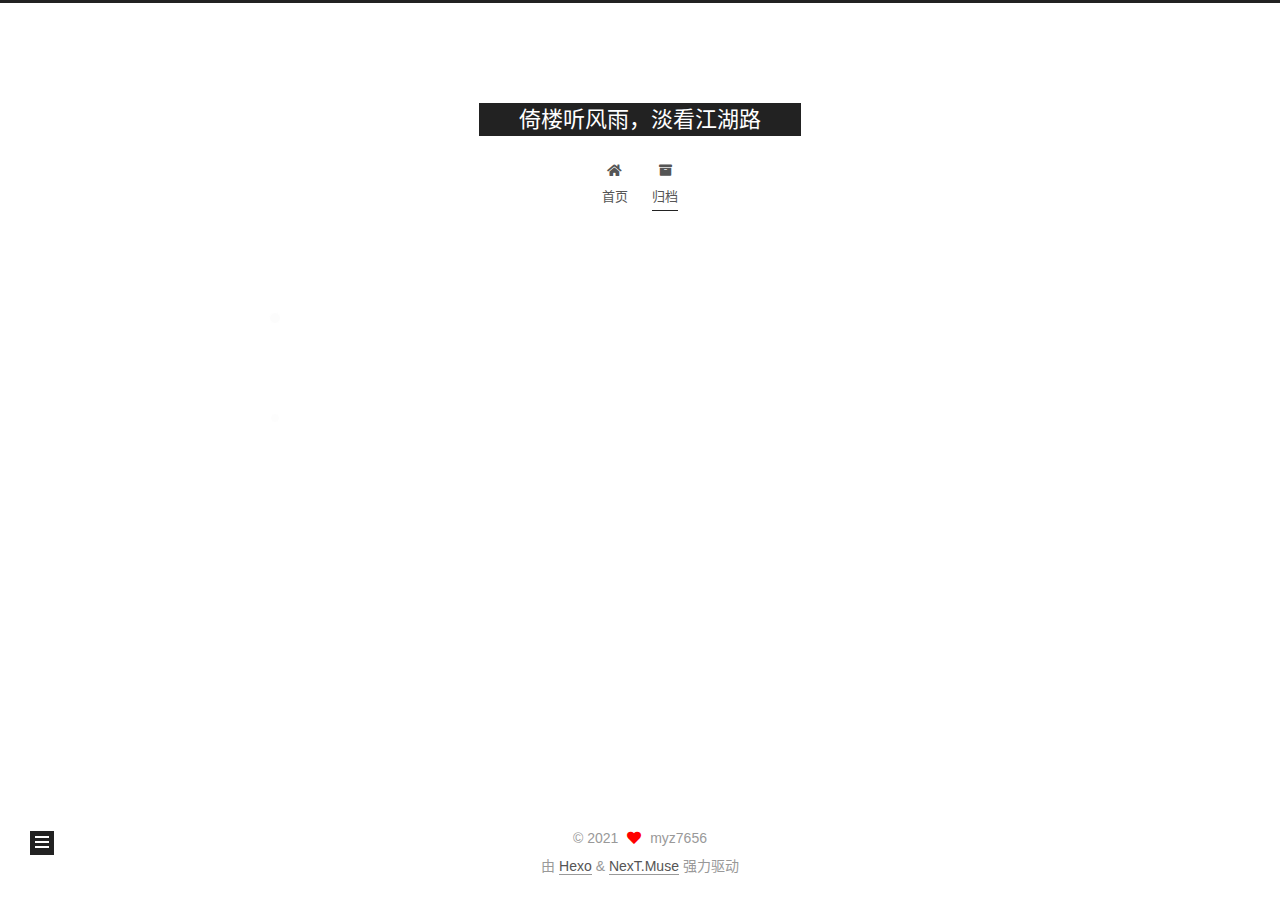
<file: archives/index.html>
<!DOCTYPE html>
<html lang="zh-CN">
<head>
  <meta charset="UTF-8">
<meta name="viewport" content="width=device-width, initial-scale=1, maximum-scale=2">
<meta name="theme-color" content="#222">
<meta name="generator" content="Hexo 5.4.0">
  <link rel="apple-touch-icon" sizes="180x180" href="/images/apple-touch-icon-next.png">
  <link rel="icon" type="image/png" sizes="32x32" href="/images/favicon-32x32-next.png">
  <link rel="icon" type="image/png" sizes="16x16" href="/images/favicon-16x16-next.png">
  <link rel="mask-icon" href="/images/logo.svg" color="#222">

<link rel="stylesheet" href="/css/main.css">


<link rel="stylesheet" href="/lib/font-awesome/css/all.min.css">

<script id="hexo-configurations">
    var NexT = window.NexT || {};
    var CONFIG = {"hostname":"myz7656.github.io","root":"/","scheme":"Muse","version":"7.8.0","exturl":false,"sidebar":{"position":"left","display":"post","padding":18,"offset":12,"onmobile":false},"copycode":{"enable":false,"show_result":false,"style":null},"back2top":{"enable":true,"sidebar":false,"scrollpercent":false},"bookmark":{"enable":false,"color":"#222","save":"auto"},"fancybox":false,"mediumzoom":false,"lazyload":false,"pangu":false,"comments":{"style":"tabs","active":null,"storage":true,"lazyload":false,"nav":null},"algolia":{"hits":{"per_page":10},"labels":{"input_placeholder":"Search for Posts","hits_empty":"We didn't find any results for the search: ${query}","hits_stats":"${hits} results found in ${time} ms"}},"localsearch":{"enable":false,"trigger":"auto","top_n_per_article":1,"unescape":false,"preload":false},"motion":{"enable":true,"async":false,"transition":{"post_block":"fadeIn","post_header":"slideDownIn","post_body":"slideDownIn","coll_header":"slideLeftIn","sidebar":"slideUpIn"}}};
  </script>

  <meta property="og:type" content="website">
<meta property="og:title" content="倚楼听风雨，淡看江湖路">
<meta property="og:url" content="https://myz7656.github.io/archives/index.html">
<meta property="og:site_name" content="倚楼听风雨，淡看江湖路">
<meta property="og:locale" content="zh_CN">
<meta property="article:author" content="myz7656">
<meta name="twitter:card" content="summary">

<link rel="canonical" href="https://myz7656.github.io/archives/">


<script id="page-configurations">
  // https://hexo.io/docs/variables.html
  CONFIG.page = {
    sidebar: "",
    isHome : false,
    isPost : false,
    lang   : 'zh-CN'
  };
</script>

  <title>归档 | 倚楼听风雨，淡看江湖路</title>
  






  <noscript>
  <style>
  .use-motion .brand,
  .use-motion .menu-item,
  .sidebar-inner,
  .use-motion .post-block,
  .use-motion .pagination,
  .use-motion .comments,
  .use-motion .post-header,
  .use-motion .post-body,
  .use-motion .collection-header { opacity: initial; }

  .use-motion .site-title,
  .use-motion .site-subtitle {
    opacity: initial;
    top: initial;
  }

  .use-motion .logo-line-before i { left: initial; }
  .use-motion .logo-line-after i { right: initial; }
  </style>
</noscript>

</head>

<body itemscope itemtype="http://schema.org/WebPage">
  <div class="container use-motion">
    <div class="headband"></div>

    <header class="header" itemscope itemtype="http://schema.org/WPHeader">
      <div class="header-inner"><div class="site-brand-container">
  <div class="site-nav-toggle">
    <div class="toggle" aria-label="切换导航栏">
      <span class="toggle-line toggle-line-first"></span>
      <span class="toggle-line toggle-line-middle"></span>
      <span class="toggle-line toggle-line-last"></span>
    </div>
  </div>

  <div class="site-meta">

    <a href="/" class="brand" rel="start">
      <span class="logo-line-before"><i></i></span>
      <h1 class="site-title">倚楼听风雨，淡看江湖路</h1>
      <span class="logo-line-after"><i></i></span>
    </a>
  </div>

  <div class="site-nav-right">
    <div class="toggle popup-trigger">
    </div>
  </div>
</div>




<nav class="site-nav">
  <ul id="menu" class="main-menu menu">
        <li class="menu-item menu-item-home">

    <a href="/" rel="section"><i class="fa fa-home fa-fw"></i>首页</a>

  </li>
        <li class="menu-item menu-item-archives">

    <a href="/archives/" rel="section"><i class="fa fa-archive fa-fw"></i>归档</a>

  </li>
  </ul>
</nav>




</div>
    </header>

    
  <div class="back-to-top">
    <i class="fa fa-arrow-up"></i>
    <span>0%</span>
  </div>


    <main class="main">
      <div class="main-inner">
        <div class="content-wrap">
          

          <div class="content archive">
            

  
  
  
  <div class="post-block">
    <div class="posts-collapse">
      <div class="collection-title">
        <span class="collection-header">嗯..! 目前共计 1 篇日志。 继续努力。</span>
      </div>

      
    <div class="collection-year">
      <span class="collection-header">2021</span>
    </div>

  <article itemscope itemtype="http://schema.org/Article">
    <header class="post-header">

      <div class="post-meta">
        <time itemprop="dateCreated"
              datetime="2021-05-20T20:31:19+08:00"
              content="2021-05-20">
          05-20
        </time>
      </div>

      <div class="post-title">
          <a class="post-title-link" href="/2021/05/20/%E8%B7%A8%E5%B9%B3%E5%8F%B0%20UI%20%E6%A1%86%E6%9E%B6%E5%8E%9F%E7%90%86%E5%8F%8A%E5%B1%95%E6%9C%9B/" itemprop="url">
            <span itemprop="name">跨平台 UI 框架原理及展望</span>
          </a>
      </div>

    </header>
  </article>


    </div>
  </div>
  
  
  

  



          </div>
          

<script>
  window.addEventListener('tabs:register', () => {
    let { activeClass } = CONFIG.comments;
    if (CONFIG.comments.storage) {
      activeClass = localStorage.getItem('comments_active') || activeClass;
    }
    if (activeClass) {
      let activeTab = document.querySelector(`a[href="#comment-${activeClass}"]`);
      if (activeTab) {
        activeTab.click();
      }
    }
  });
  if (CONFIG.comments.storage) {
    window.addEventListener('tabs:click', event => {
      if (!event.target.matches('.tabs-comment .tab-content .tab-pane')) return;
      let commentClass = event.target.classList[1];
      localStorage.setItem('comments_active', commentClass);
    });
  }
</script>

        </div>
          
  
  <div class="toggle sidebar-toggle">
    <span class="toggle-line toggle-line-first"></span>
    <span class="toggle-line toggle-line-middle"></span>
    <span class="toggle-line toggle-line-last"></span>
  </div>

  <aside class="sidebar">
    <div class="sidebar-inner">

      <ul class="sidebar-nav motion-element">
        <li class="sidebar-nav-toc">
          文章目录
        </li>
        <li class="sidebar-nav-overview">
          站点概览
        </li>
      </ul>

      <!--noindex-->
      <div class="post-toc-wrap sidebar-panel">
      </div>
      <!--/noindex-->

      <div class="site-overview-wrap sidebar-panel">
        <div class="site-author motion-element" itemprop="author" itemscope itemtype="http://schema.org/Person">
  <p class="site-author-name" itemprop="name">myz7656</p>
  <div class="site-description" itemprop="description"></div>
</div>
<div class="site-state-wrap motion-element">
  <nav class="site-state">
      <div class="site-state-item site-state-posts">
          <a href="/archives/">
        
          <span class="site-state-item-count">1</span>
          <span class="site-state-item-name">日志</span>
        </a>
      </div>
      <div class="site-state-item site-state-tags">
        <span class="site-state-item-count">1</span>
        <span class="site-state-item-name">标签</span>
      </div>
  </nav>
</div>



      </div>

    </div>
  </aside>
  <div id="sidebar-dimmer"></div>


      </div>
    </main>

    <footer class="footer">
      <div class="footer-inner">
        

        

<div class="copyright">
  
  &copy; 
  <span itemprop="copyrightYear">2021</span>
  <span class="with-love">
    <i class="fa fa-heart"></i>
  </span>
  <span class="author" itemprop="copyrightHolder">myz7656</span>
</div>
  <div class="powered-by">由 <a href="https://hexo.io/" class="theme-link" rel="noopener" target="_blank">Hexo</a> & <a href="https://muse.theme-next.org/" class="theme-link" rel="noopener" target="_blank">NexT.Muse</a> 强力驱动
  </div>

        








      </div>
    </footer>
  </div>

  
  <script src="/lib/anime.min.js"></script>
  <script src="/lib/velocity/velocity.min.js"></script>
  <script src="/lib/velocity/velocity.ui.min.js"></script>

<script src="/js/utils.js"></script>

<script src="/js/motion.js"></script>


<script src="/js/schemes/muse.js"></script>


<script src="/js/next-boot.js"></script>




  















  

  

</body>
</html>
</file>
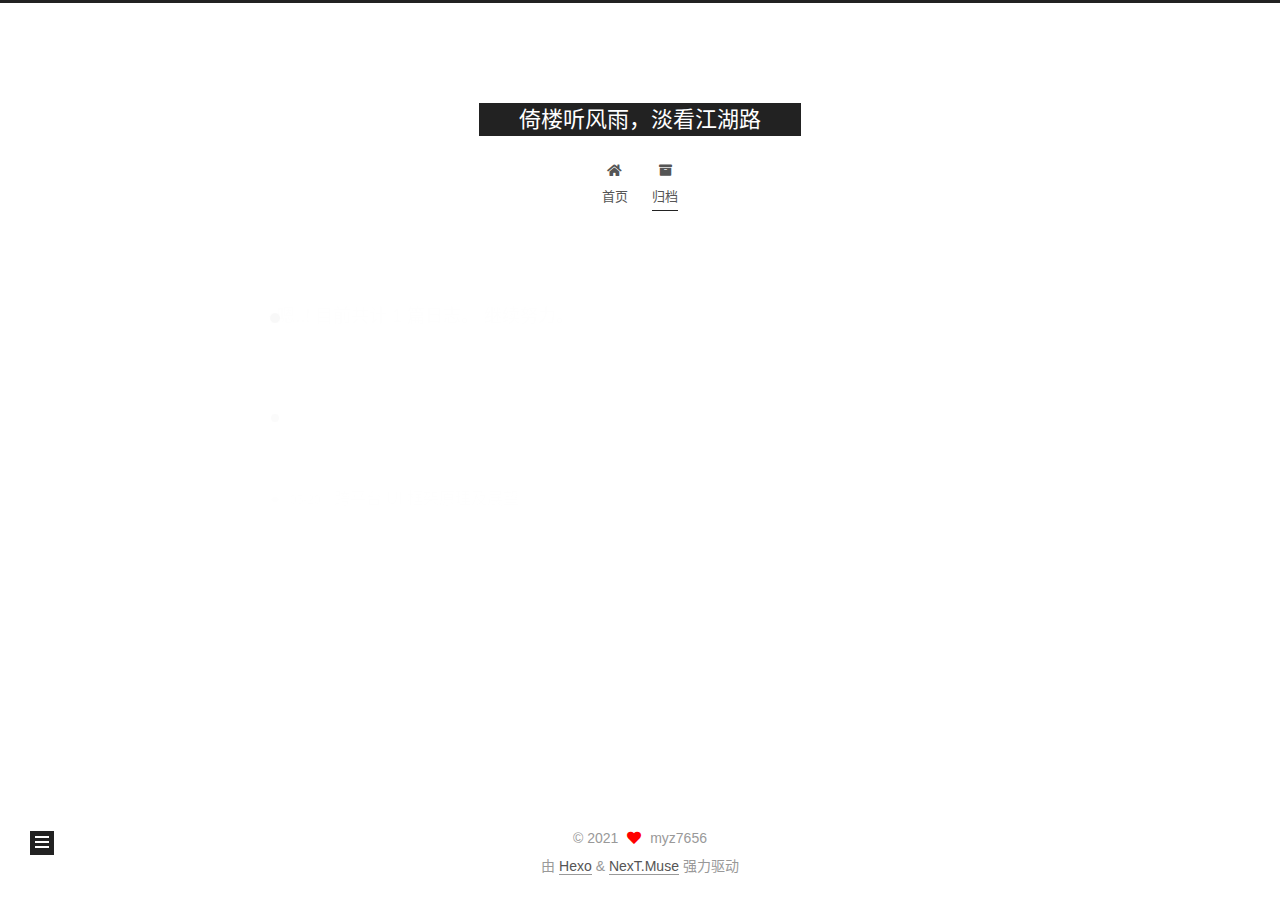
<file: archives/2021/index.html>
<!DOCTYPE html>
<html lang="zh-CN">
<head>
  <meta charset="UTF-8">
<meta name="viewport" content="width=device-width, initial-scale=1, maximum-scale=2">
<meta name="theme-color" content="#222">
<meta name="generator" content="Hexo 5.4.0">
  <link rel="apple-touch-icon" sizes="180x180" href="/images/apple-touch-icon-next.png">
  <link rel="icon" type="image/png" sizes="32x32" href="/images/favicon-32x32-next.png">
  <link rel="icon" type="image/png" sizes="16x16" href="/images/favicon-16x16-next.png">
  <link rel="mask-icon" href="/images/logo.svg" color="#222">

<link rel="stylesheet" href="/css/main.css">


<link rel="stylesheet" href="/lib/font-awesome/css/all.min.css">

<script id="hexo-configurations">
    var NexT = window.NexT || {};
    var CONFIG = {"hostname":"myz7656.github.io","root":"/","scheme":"Muse","version":"7.8.0","exturl":false,"sidebar":{"position":"left","display":"post","padding":18,"offset":12,"onmobile":false},"copycode":{"enable":false,"show_result":false,"style":null},"back2top":{"enable":true,"sidebar":false,"scrollpercent":false},"bookmark":{"enable":false,"color":"#222","save":"auto"},"fancybox":false,"mediumzoom":false,"lazyload":false,"pangu":false,"comments":{"style":"tabs","active":null,"storage":true,"lazyload":false,"nav":null},"algolia":{"hits":{"per_page":10},"labels":{"input_placeholder":"Search for Posts","hits_empty":"We didn't find any results for the search: ${query}","hits_stats":"${hits} results found in ${time} ms"}},"localsearch":{"enable":false,"trigger":"auto","top_n_per_article":1,"unescape":false,"preload":false},"motion":{"enable":true,"async":false,"transition":{"post_block":"fadeIn","post_header":"slideDownIn","post_body":"slideDownIn","coll_header":"slideLeftIn","sidebar":"slideUpIn"}}};
  </script>

  <meta property="og:type" content="website">
<meta property="og:title" content="倚楼听风雨，淡看江湖路">
<meta property="og:url" content="https://myz7656.github.io/archives/2021/index.html">
<meta property="og:site_name" content="倚楼听风雨，淡看江湖路">
<meta property="og:locale" content="zh_CN">
<meta property="article:author" content="myz7656">
<meta name="twitter:card" content="summary">

<link rel="canonical" href="https://myz7656.github.io/archives/2021/">


<script id="page-configurations">
  // https://hexo.io/docs/variables.html
  CONFIG.page = {
    sidebar: "",
    isHome : false,
    isPost : false,
    lang   : 'zh-CN'
  };
</script>

  <title>归档 | 倚楼听风雨，淡看江湖路</title>
  






  <noscript>
  <style>
  .use-motion .brand,
  .use-motion .menu-item,
  .sidebar-inner,
  .use-motion .post-block,
  .use-motion .pagination,
  .use-motion .comments,
  .use-motion .post-header,
  .use-motion .post-body,
  .use-motion .collection-header { opacity: initial; }

  .use-motion .site-title,
  .use-motion .site-subtitle {
    opacity: initial;
    top: initial;
  }

  .use-motion .logo-line-before i { left: initial; }
  .use-motion .logo-line-after i { right: initial; }
  </style>
</noscript>

</head>

<body itemscope itemtype="http://schema.org/WebPage">
  <div class="container use-motion">
    <div class="headband"></div>

    <header class="header" itemscope itemtype="http://schema.org/WPHeader">
      <div class="header-inner"><div class="site-brand-container">
  <div class="site-nav-toggle">
    <div class="toggle" aria-label="切换导航栏">
      <span class="toggle-line toggle-line-first"></span>
      <span class="toggle-line toggle-line-middle"></span>
      <span class="toggle-line toggle-line-last"></span>
    </div>
  </div>

  <div class="site-meta">

    <a href="/" class="brand" rel="start">
      <span class="logo-line-before"><i></i></span>
      <h1 class="site-title">倚楼听风雨，淡看江湖路</h1>
      <span class="logo-line-after"><i></i></span>
    </a>
  </div>

  <div class="site-nav-right">
    <div class="toggle popup-trigger">
    </div>
  </div>
</div>




<nav class="site-nav">
  <ul id="menu" class="main-menu menu">
        <li class="menu-item menu-item-home">

    <a href="/" rel="section"><i class="fa fa-home fa-fw"></i>首页</a>

  </li>
        <li class="menu-item menu-item-archives">

    <a href="/archives/" rel="section"><i class="fa fa-archive fa-fw"></i>归档</a>

  </li>
  </ul>
</nav>




</div>
    </header>

    
  <div class="back-to-top">
    <i class="fa fa-arrow-up"></i>
    <span>0%</span>
  </div>


    <main class="main">
      <div class="main-inner">
        <div class="content-wrap">
          

          <div class="content archive">
            

  
  
  
  <div class="post-block">
    <div class="posts-collapse">
      <div class="collection-title">
        <span class="collection-header">嗯..! 目前共计 1 篇日志。 继续努力。</span>
      </div>

      
    <div class="collection-year">
      <span class="collection-header">2021</span>
    </div>

  <article itemscope itemtype="http://schema.org/Article">
    <header class="post-header">

      <div class="post-meta">
        <time itemprop="dateCreated"
              datetime="2021-05-20T20:31:19+08:00"
              content="2021-05-20">
          05-20
        </time>
      </div>

      <div class="post-title">
          <a class="post-title-link" href="/2021/05/20/%E8%B7%A8%E5%B9%B3%E5%8F%B0%20UI%20%E6%A1%86%E6%9E%B6%E5%8E%9F%E7%90%86%E5%8F%8A%E5%B1%95%E6%9C%9B/" itemprop="url">
            <span itemprop="name">跨平台 UI 框架原理及展望</span>
          </a>
      </div>

    </header>
  </article>


    </div>
  </div>
  
  
  

  



          </div>
          

<script>
  window.addEventListener('tabs:register', () => {
    let { activeClass } = CONFIG.comments;
    if (CONFIG.comments.storage) {
      activeClass = localStorage.getItem('comments_active') || activeClass;
    }
    if (activeClass) {
      let activeTab = document.querySelector(`a[href="#comment-${activeClass}"]`);
      if (activeTab) {
        activeTab.click();
      }
    }
  });
  if (CONFIG.comments.storage) {
    window.addEventListener('tabs:click', event => {
      if (!event.target.matches('.tabs-comment .tab-content .tab-pane')) return;
      let commentClass = event.target.classList[1];
      localStorage.setItem('comments_active', commentClass);
    });
  }
</script>

        </div>
          
  
  <div class="toggle sidebar-toggle">
    <span class="toggle-line toggle-line-first"></span>
    <span class="toggle-line toggle-line-middle"></span>
    <span class="toggle-line toggle-line-last"></span>
  </div>

  <aside class="sidebar">
    <div class="sidebar-inner">

      <ul class="sidebar-nav motion-element">
        <li class="sidebar-nav-toc">
          文章目录
        </li>
        <li class="sidebar-nav-overview">
          站点概览
        </li>
      </ul>

      <!--noindex-->
      <div class="post-toc-wrap sidebar-panel">
      </div>
      <!--/noindex-->

      <div class="site-overview-wrap sidebar-panel">
        <div class="site-author motion-element" itemprop="author" itemscope itemtype="http://schema.org/Person">
  <p class="site-author-name" itemprop="name">myz7656</p>
  <div class="site-description" itemprop="description"></div>
</div>
<div class="site-state-wrap motion-element">
  <nav class="site-state">
      <div class="site-state-item site-state-posts">
          <a href="/archives/">
        
          <span class="site-state-item-count">1</span>
          <span class="site-state-item-name">日志</span>
        </a>
      </div>
      <div class="site-state-item site-state-tags">
        <span class="site-state-item-count">1</span>
        <span class="site-state-item-name">标签</span>
      </div>
  </nav>
</div>



      </div>

    </div>
  </aside>
  <div id="sidebar-dimmer"></div>


      </div>
    </main>

    <footer class="footer">
      <div class="footer-inner">
        

        

<div class="copyright">
  
  &copy; 
  <span itemprop="copyrightYear">2021</span>
  <span class="with-love">
    <i class="fa fa-heart"></i>
  </span>
  <span class="author" itemprop="copyrightHolder">myz7656</span>
</div>
  <div class="powered-by">由 <a href="https://hexo.io/" class="theme-link" rel="noopener" target="_blank">Hexo</a> & <a href="https://muse.theme-next.org/" class="theme-link" rel="noopener" target="_blank">NexT.Muse</a> 强力驱动
  </div>

        








      </div>
    </footer>
  </div>

  
  <script src="/lib/anime.min.js"></script>
  <script src="/lib/velocity/velocity.min.js"></script>
  <script src="/lib/velocity/velocity.ui.min.js"></script>

<script src="/js/utils.js"></script>

<script src="/js/motion.js"></script>


<script src="/js/schemes/muse.js"></script>


<script src="/js/next-boot.js"></script>




  















  

  

</body>
</html>
</file>
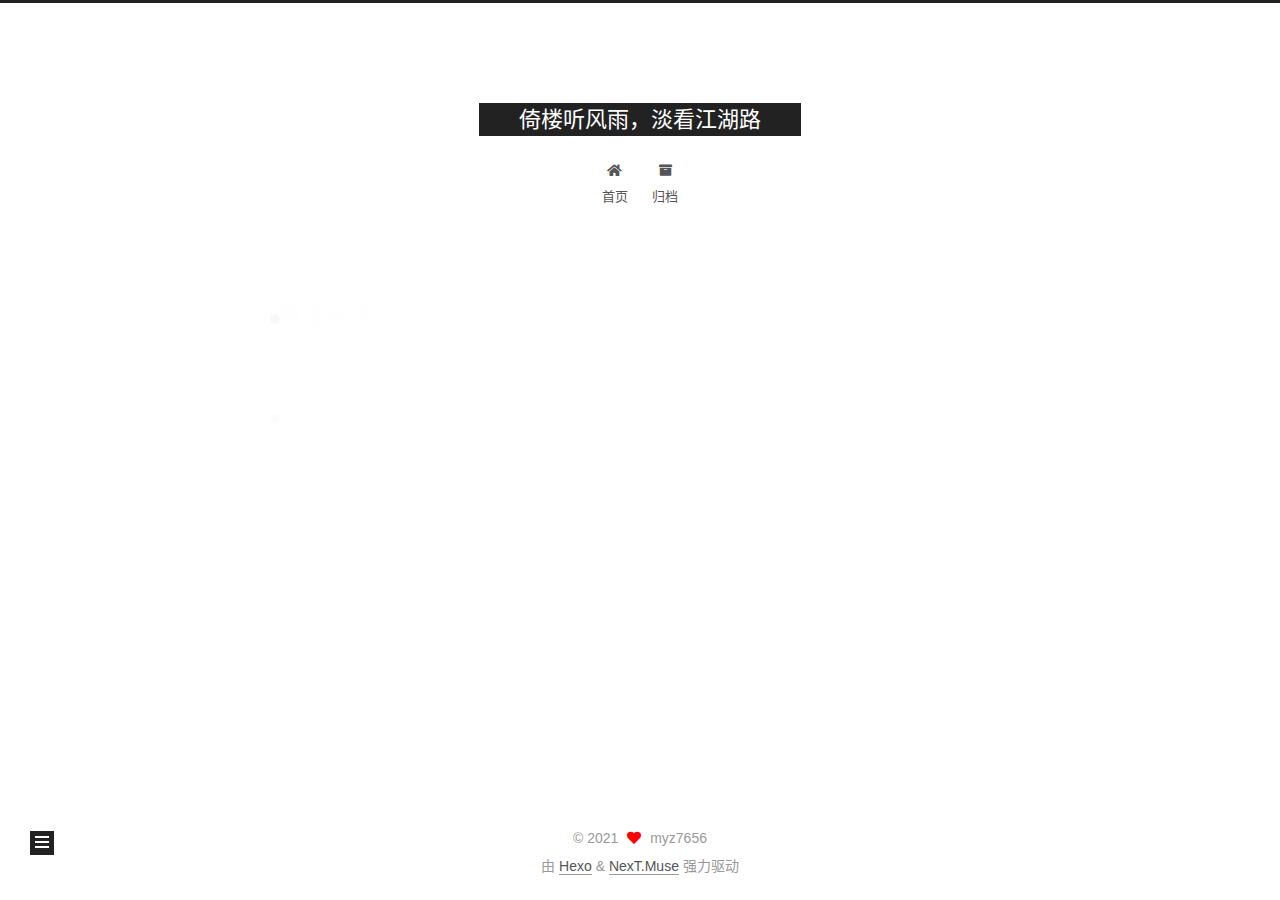
<file: tags/原理探索/index.html>
<!DOCTYPE html>
<html lang="zh-CN">
<head>
  <meta charset="UTF-8">
<meta name="viewport" content="width=device-width, initial-scale=1, maximum-scale=2">
<meta name="theme-color" content="#222">
<meta name="generator" content="Hexo 5.4.0">
  <link rel="apple-touch-icon" sizes="180x180" href="/images/apple-touch-icon-next.png">
  <link rel="icon" type="image/png" sizes="32x32" href="/images/favicon-32x32-next.png">
  <link rel="icon" type="image/png" sizes="16x16" href="/images/favicon-16x16-next.png">
  <link rel="mask-icon" href="/images/logo.svg" color="#222">

<link rel="stylesheet" href="/css/main.css">


<link rel="stylesheet" href="/lib/font-awesome/css/all.min.css">

<script id="hexo-configurations">
    var NexT = window.NexT || {};
    var CONFIG = {"hostname":"myz7656.github.io","root":"/","scheme":"Muse","version":"7.8.0","exturl":false,"sidebar":{"position":"left","display":"post","padding":18,"offset":12,"onmobile":false},"copycode":{"enable":false,"show_result":false,"style":null},"back2top":{"enable":true,"sidebar":false,"scrollpercent":false},"bookmark":{"enable":false,"color":"#222","save":"auto"},"fancybox":false,"mediumzoom":false,"lazyload":false,"pangu":false,"comments":{"style":"tabs","active":null,"storage":true,"lazyload":false,"nav":null},"algolia":{"hits":{"per_page":10},"labels":{"input_placeholder":"Search for Posts","hits_empty":"We didn't find any results for the search: ${query}","hits_stats":"${hits} results found in ${time} ms"}},"localsearch":{"enable":false,"trigger":"auto","top_n_per_article":1,"unescape":false,"preload":false},"motion":{"enable":true,"async":false,"transition":{"post_block":"fadeIn","post_header":"slideDownIn","post_body":"slideDownIn","coll_header":"slideLeftIn","sidebar":"slideUpIn"}}};
  </script>

  <meta property="og:type" content="website">
<meta property="og:title" content="倚楼听风雨，淡看江湖路">
<meta property="og:url" content="https://myz7656.github.io/tags/%E5%8E%9F%E7%90%86%E6%8E%A2%E7%B4%A2/index.html">
<meta property="og:site_name" content="倚楼听风雨，淡看江湖路">
<meta property="og:locale" content="zh_CN">
<meta property="article:author" content="myz7656">
<meta name="twitter:card" content="summary">

<link rel="canonical" href="https://myz7656.github.io/tags/%E5%8E%9F%E7%90%86%E6%8E%A2%E7%B4%A2/">


<script id="page-configurations">
  // https://hexo.io/docs/variables.html
  CONFIG.page = {
    sidebar: "",
    isHome : false,
    isPost : false,
    lang   : 'zh-CN'
  };
</script>

  <title>标签: 原理探索 | 倚楼听风雨，淡看江湖路</title>
  






  <noscript>
  <style>
  .use-motion .brand,
  .use-motion .menu-item,
  .sidebar-inner,
  .use-motion .post-block,
  .use-motion .pagination,
  .use-motion .comments,
  .use-motion .post-header,
  .use-motion .post-body,
  .use-motion .collection-header { opacity: initial; }

  .use-motion .site-title,
  .use-motion .site-subtitle {
    opacity: initial;
    top: initial;
  }

  .use-motion .logo-line-before i { left: initial; }
  .use-motion .logo-line-after i { right: initial; }
  </style>
</noscript>

</head>

<body itemscope itemtype="http://schema.org/WebPage">
  <div class="container use-motion">
    <div class="headband"></div>

    <header class="header" itemscope itemtype="http://schema.org/WPHeader">
      <div class="header-inner"><div class="site-brand-container">
  <div class="site-nav-toggle">
    <div class="toggle" aria-label="切换导航栏">
      <span class="toggle-line toggle-line-first"></span>
      <span class="toggle-line toggle-line-middle"></span>
      <span class="toggle-line toggle-line-last"></span>
    </div>
  </div>

  <div class="site-meta">

    <a href="/" class="brand" rel="start">
      <span class="logo-line-before"><i></i></span>
      <h1 class="site-title">倚楼听风雨，淡看江湖路</h1>
      <span class="logo-line-after"><i></i></span>
    </a>
  </div>

  <div class="site-nav-right">
    <div class="toggle popup-trigger">
    </div>
  </div>
</div>




<nav class="site-nav">
  <ul id="menu" class="main-menu menu">
        <li class="menu-item menu-item-home">

    <a href="/" rel="section"><i class="fa fa-home fa-fw"></i>首页</a>

  </li>
        <li class="menu-item menu-item-archives">

    <a href="/archives/" rel="section"><i class="fa fa-archive fa-fw"></i>归档</a>

  </li>
  </ul>
</nav>




</div>
    </header>

    
  <div class="back-to-top">
    <i class="fa fa-arrow-up"></i>
    <span>0%</span>
  </div>


    <main class="main">
      <div class="main-inner">
        <div class="content-wrap">
          

          <div class="content tag">
            

  
  
  
  <div class="post-block">
    <div class="posts-collapse">
      <div class="collection-title">
        <h2 class="collection-header">原理探索
          <small>标签</small>
        </h2>
      </div>

      
    <div class="collection-year">
      <span class="collection-header">2021</span>
    </div>

  <article itemscope itemtype="http://schema.org/Article">
    <header class="post-header">

      <div class="post-meta">
        <time itemprop="dateCreated"
              datetime="2021-05-20T20:31:19+08:00"
              content="2021-05-20">
          05-20
        </time>
      </div>

      <div class="post-title">
          <a class="post-title-link" href="/2021/05/20/%E8%B7%A8%E5%B9%B3%E5%8F%B0%20UI%20%E6%A1%86%E6%9E%B6%E5%8E%9F%E7%90%86%E5%8F%8A%E5%B1%95%E6%9C%9B/" itemprop="url">
            <span itemprop="name">跨平台 UI 框架原理及展望</span>
          </a>
      </div>

    </header>
  </article>

    </div>
  </div>
  
  
  

  



          </div>
          

<script>
  window.addEventListener('tabs:register', () => {
    let { activeClass } = CONFIG.comments;
    if (CONFIG.comments.storage) {
      activeClass = localStorage.getItem('comments_active') || activeClass;
    }
    if (activeClass) {
      let activeTab = document.querySelector(`a[href="#comment-${activeClass}"]`);
      if (activeTab) {
        activeTab.click();
      }
    }
  });
  if (CONFIG.comments.storage) {
    window.addEventListener('tabs:click', event => {
      if (!event.target.matches('.tabs-comment .tab-content .tab-pane')) return;
      let commentClass = event.target.classList[1];
      localStorage.setItem('comments_active', commentClass);
    });
  }
</script>

        </div>
          
  
  <div class="toggle sidebar-toggle">
    <span class="toggle-line toggle-line-first"></span>
    <span class="toggle-line toggle-line-middle"></span>
    <span class="toggle-line toggle-line-last"></span>
  </div>

  <aside class="sidebar">
    <div class="sidebar-inner">

      <ul class="sidebar-nav motion-element">
        <li class="sidebar-nav-toc">
          文章目录
        </li>
        <li class="sidebar-nav-overview">
          站点概览
        </li>
      </ul>

      <!--noindex-->
      <div class="post-toc-wrap sidebar-panel">
      </div>
      <!--/noindex-->

      <div class="site-overview-wrap sidebar-panel">
        <div class="site-author motion-element" itemprop="author" itemscope itemtype="http://schema.org/Person">
  <p class="site-author-name" itemprop="name">myz7656</p>
  <div class="site-description" itemprop="description"></div>
</div>
<div class="site-state-wrap motion-element">
  <nav class="site-state">
      <div class="site-state-item site-state-posts">
          <a href="/archives/">
        
          <span class="site-state-item-count">1</span>
          <span class="site-state-item-name">日志</span>
        </a>
      </div>
      <div class="site-state-item site-state-tags">
        <span class="site-state-item-count">1</span>
        <span class="site-state-item-name">标签</span>
      </div>
  </nav>
</div>



      </div>

    </div>
  </aside>
  <div id="sidebar-dimmer"></div>


      </div>
    </main>

    <footer class="footer">
      <div class="footer-inner">
        

        

<div class="copyright">
  
  &copy; 
  <span itemprop="copyrightYear">2021</span>
  <span class="with-love">
    <i class="fa fa-heart"></i>
  </span>
  <span class="author" itemprop="copyrightHolder">myz7656</span>
</div>
  <div class="powered-by">由 <a href="https://hexo.io/" class="theme-link" rel="noopener" target="_blank">Hexo</a> & <a href="https://muse.theme-next.org/" class="theme-link" rel="noopener" target="_blank">NexT.Muse</a> 强力驱动
  </div>

        








      </div>
    </footer>
  </div>

  
  <script src="/lib/anime.min.js"></script>
  <script src="/lib/velocity/velocity.min.js"></script>
  <script src="/lib/velocity/velocity.ui.min.js"></script>

<script src="/js/utils.js"></script>

<script src="/js/motion.js"></script>


<script src="/js/schemes/muse.js"></script>


<script src="/js/next-boot.js"></script>




  















  

  

</body>
</html>
</file>
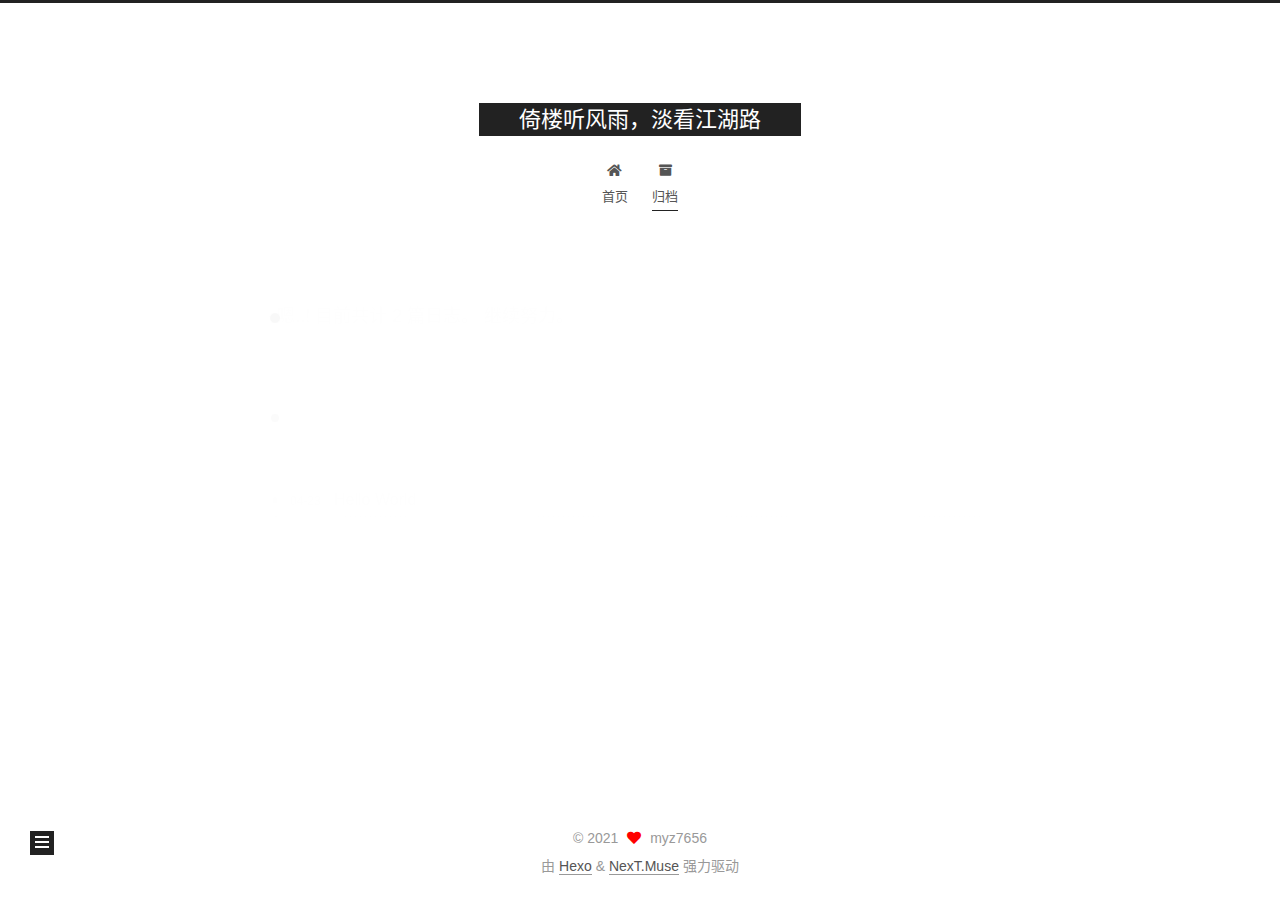
<file: archives/2021/04/index.html>
<!DOCTYPE html>
<html lang="zh-CN">
<head>
  <meta charset="UTF-8">
<meta name="viewport" content="width=device-width, initial-scale=1, maximum-scale=2">
<meta name="theme-color" content="#222">
<meta name="generator" content="Hexo 5.4.0">
  <link rel="apple-touch-icon" sizes="180x180" href="/images/apple-touch-icon-next.png">
  <link rel="icon" type="image/png" sizes="32x32" href="/images/favicon-32x32-next.png">
  <link rel="icon" type="image/png" sizes="16x16" href="/images/favicon-16x16-next.png">
  <link rel="mask-icon" href="/images/logo.svg" color="#222">

<link rel="stylesheet" href="/css/main.css">


<link rel="stylesheet" href="/lib/font-awesome/css/all.min.css">

<script id="hexo-configurations">
    var NexT = window.NexT || {};
    var CONFIG = {"hostname":"myz7656.github.io","root":"/","scheme":"Muse","version":"7.8.0","exturl":false,"sidebar":{"position":"left","display":"post","padding":18,"offset":12,"onmobile":false},"copycode":{"enable":false,"show_result":false,"style":null},"back2top":{"enable":true,"sidebar":false,"scrollpercent":false},"bookmark":{"enable":false,"color":"#222","save":"auto"},"fancybox":false,"mediumzoom":false,"lazyload":false,"pangu":false,"comments":{"style":"tabs","active":null,"storage":true,"lazyload":false,"nav":null},"algolia":{"hits":{"per_page":10},"labels":{"input_placeholder":"Search for Posts","hits_empty":"We didn't find any results for the search: ${query}","hits_stats":"${hits} results found in ${time} ms"}},"localsearch":{"enable":false,"trigger":"auto","top_n_per_article":1,"unescape":false,"preload":false},"motion":{"enable":true,"async":false,"transition":{"post_block":"fadeIn","post_header":"slideDownIn","post_body":"slideDownIn","coll_header":"slideLeftIn","sidebar":"slideUpIn"}}};
  </script>

  <meta property="og:type" content="website">
<meta property="og:title" content="倚楼听风雨，淡看江湖路">
<meta property="og:url" content="https://myz7656.github.io/archives/2021/04/index.html">
<meta property="og:site_name" content="倚楼听风雨，淡看江湖路">
<meta property="og:locale" content="zh_CN">
<meta property="article:author" content="myz7656">
<meta name="twitter:card" content="summary">

<link rel="canonical" href="https://myz7656.github.io/archives/2021/04/">


<script id="page-configurations">
  // https://hexo.io/docs/variables.html
  CONFIG.page = {
    sidebar: "",
    isHome : false,
    isPost : false,
    lang   : 'zh-CN'
  };
</script>

  <title>归档 | 倚楼听风雨，淡看江湖路</title>
  






  <noscript>
  <style>
  .use-motion .brand,
  .use-motion .menu-item,
  .sidebar-inner,
  .use-motion .post-block,
  .use-motion .pagination,
  .use-motion .comments,
  .use-motion .post-header,
  .use-motion .post-body,
  .use-motion .collection-header { opacity: initial; }

  .use-motion .site-title,
  .use-motion .site-subtitle {
    opacity: initial;
    top: initial;
  }

  .use-motion .logo-line-before i { left: initial; }
  .use-motion .logo-line-after i { right: initial; }
  </style>
</noscript>

</head>

<body itemscope itemtype="http://schema.org/WebPage">
  <div class="container use-motion">
    <div class="headband"></div>

    <header class="header" itemscope itemtype="http://schema.org/WPHeader">
      <div class="header-inner"><div class="site-brand-container">
  <div class="site-nav-toggle">
    <div class="toggle" aria-label="切换导航栏">
      <span class="toggle-line toggle-line-first"></span>
      <span class="toggle-line toggle-line-middle"></span>
      <span class="toggle-line toggle-line-last"></span>
    </div>
  </div>

  <div class="site-meta">

    <a href="/" class="brand" rel="start">
      <span class="logo-line-before"><i></i></span>
      <h1 class="site-title">倚楼听风雨，淡看江湖路</h1>
      <span class="logo-line-after"><i></i></span>
    </a>
  </div>

  <div class="site-nav-right">
    <div class="toggle popup-trigger">
    </div>
  </div>
</div>




<nav class="site-nav">
  <ul id="menu" class="main-menu menu">
        <li class="menu-item menu-item-home">

    <a href="/" rel="section"><i class="fa fa-home fa-fw"></i>首页</a>

  </li>
        <li class="menu-item menu-item-archives">

    <a href="/archives/" rel="section"><i class="fa fa-archive fa-fw"></i>归档</a>

  </li>
  </ul>
</nav>




</div>
    </header>

    
  <div class="back-to-top">
    <i class="fa fa-arrow-up"></i>
    <span>0%</span>
  </div>


    <main class="main">
      <div class="main-inner">
        <div class="content-wrap">
          

          <div class="content archive">
            

  
  
  
  <div class="post-block">
    <div class="posts-collapse">
      <div class="collection-title">
        <span class="collection-header">嗯..! 目前共计 2 篇日志。 继续努力。</span>
      </div>

      
    <div class="collection-year">
      <span class="collection-header">2021</span>
    </div>

  <article itemscope itemtype="http://schema.org/Article">
    <header class="post-header">

      <div class="post-meta">
        <time itemprop="dateCreated"
              datetime="2021-04-23T20:04:00+08:00"
              content="2021-04-23">
          04-23
        </time>
      </div>

      <div class="post-title">
          <a class="post-title-link" href="/2021/04/23/My-First-Post/" itemprop="url">
            <span itemprop="name">Hello World</span>
          </a>
      </div>

    </header>
  </article>

  <article itemscope itemtype="http://schema.org/Article">
    <header class="post-header">

      <div class="post-meta">
        <time itemprop="dateCreated"
              datetime="2021-04-23T19:57:14+08:00"
              content="2021-04-23">
          04-23
        </time>
      </div>

      <div class="post-title">
          <a class="post-title-link" href="/2021/04/23/hello-world/" itemprop="url">
            <span itemprop="name">Hello World</span>
          </a>
      </div>

    </header>
  </article>


    </div>
  </div>
  
  
  

  



          </div>
          

<script>
  window.addEventListener('tabs:register', () => {
    let { activeClass } = CONFIG.comments;
    if (CONFIG.comments.storage) {
      activeClass = localStorage.getItem('comments_active') || activeClass;
    }
    if (activeClass) {
      let activeTab = document.querySelector(`a[href="#comment-${activeClass}"]`);
      if (activeTab) {
        activeTab.click();
      }
    }
  });
  if (CONFIG.comments.storage) {
    window.addEventListener('tabs:click', event => {
      if (!event.target.matches('.tabs-comment .tab-content .tab-pane')) return;
      let commentClass = event.target.classList[1];
      localStorage.setItem('comments_active', commentClass);
    });
  }
</script>

        </div>
          
  
  <div class="toggle sidebar-toggle">
    <span class="toggle-line toggle-line-first"></span>
    <span class="toggle-line toggle-line-middle"></span>
    <span class="toggle-line toggle-line-last"></span>
  </div>

  <aside class="sidebar">
    <div class="sidebar-inner">

      <ul class="sidebar-nav motion-element">
        <li class="sidebar-nav-toc">
          文章目录
        </li>
        <li class="sidebar-nav-overview">
          站点概览
        </li>
      </ul>

      <!--noindex-->
      <div class="post-toc-wrap sidebar-panel">
      </div>
      <!--/noindex-->

      <div class="site-overview-wrap sidebar-panel">
        <div class="site-author motion-element" itemprop="author" itemscope itemtype="http://schema.org/Person">
  <p class="site-author-name" itemprop="name">myz7656</p>
  <div class="site-description" itemprop="description"></div>
</div>
<div class="site-state-wrap motion-element">
  <nav class="site-state">
      <div class="site-state-item site-state-posts">
          <a href="/archives/">
        
          <span class="site-state-item-count">2</span>
          <span class="site-state-item-name">日志</span>
        </a>
      </div>
  </nav>
</div>



      </div>

    </div>
  </aside>
  <div id="sidebar-dimmer"></div>


      </div>
    </main>

    <footer class="footer">
      <div class="footer-inner">
        

        

<div class="copyright">
  
  &copy; 
  <span itemprop="copyrightYear">2021</span>
  <span class="with-love">
    <i class="fa fa-heart"></i>
  </span>
  <span class="author" itemprop="copyrightHolder">myz7656</span>
</div>
  <div class="powered-by">由 <a href="https://hexo.io/" class="theme-link" rel="noopener" target="_blank">Hexo</a> & <a href="https://muse.theme-next.org/" class="theme-link" rel="noopener" target="_blank">NexT.Muse</a> 强力驱动
  </div>

        








      </div>
    </footer>
  </div>

  
  <script src="/lib/anime.min.js"></script>
  <script src="/lib/velocity/velocity.min.js"></script>
  <script src="/lib/velocity/velocity.ui.min.js"></script>

<script src="/js/utils.js"></script>

<script src="/js/motion.js"></script>


<script src="/js/schemes/muse.js"></script>


<script src="/js/next-boot.js"></script>




  















  

  

</body>
</html>
</file>
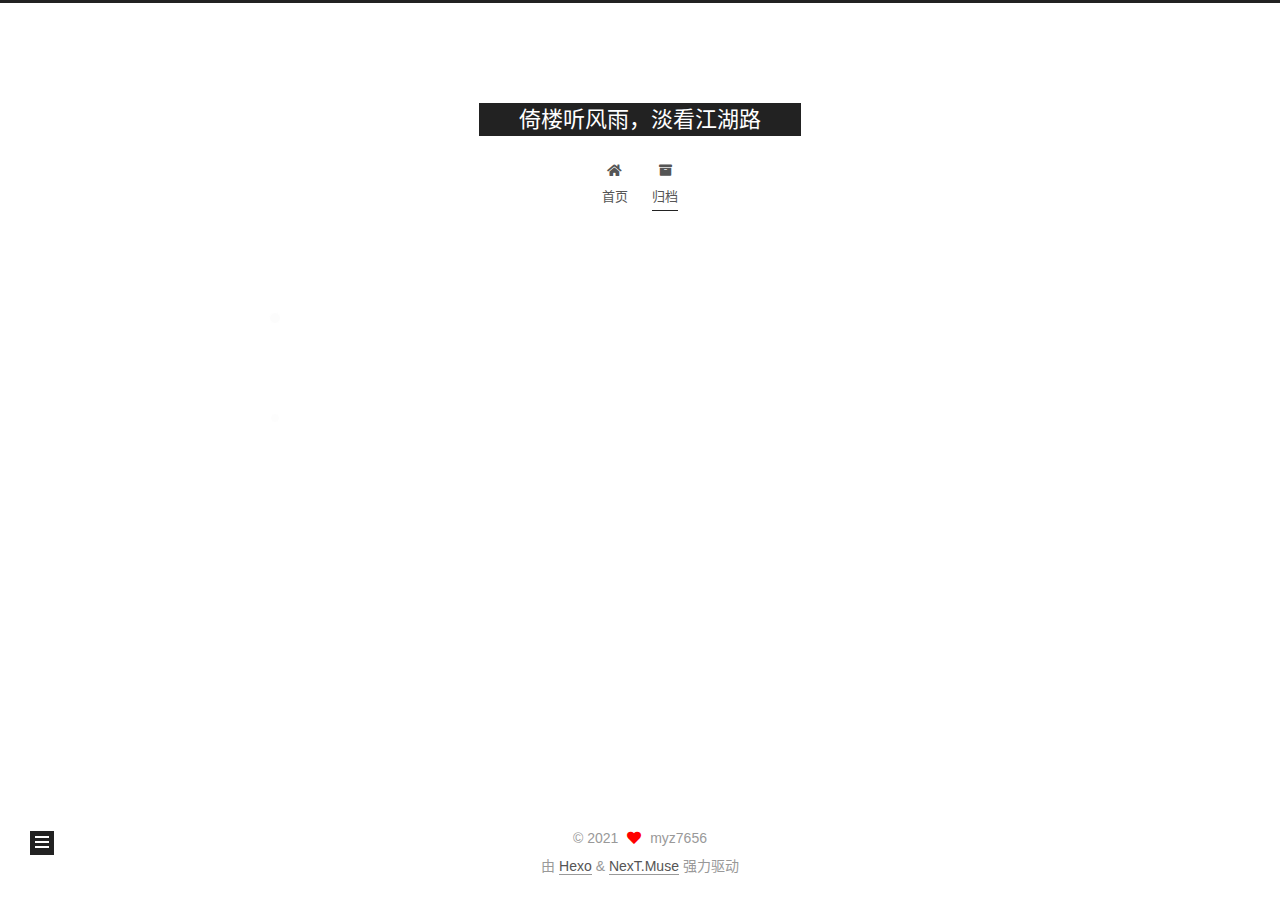
<file: archives/2021/05/index.html>
<!DOCTYPE html>
<html lang="zh-CN">
<head>
  <meta charset="UTF-8">
<meta name="viewport" content="width=device-width, initial-scale=1, maximum-scale=2">
<meta name="theme-color" content="#222">
<meta name="generator" content="Hexo 5.4.0">
  <link rel="apple-touch-icon" sizes="180x180" href="/images/apple-touch-icon-next.png">
  <link rel="icon" type="image/png" sizes="32x32" href="/images/favicon-32x32-next.png">
  <link rel="icon" type="image/png" sizes="16x16" href="/images/favicon-16x16-next.png">
  <link rel="mask-icon" href="/images/logo.svg" color="#222">

<link rel="stylesheet" href="/css/main.css">


<link rel="stylesheet" href="/lib/font-awesome/css/all.min.css">

<script id="hexo-configurations">
    var NexT = window.NexT || {};
    var CONFIG = {"hostname":"myz7656.github.io","root":"/","scheme":"Muse","version":"7.8.0","exturl":false,"sidebar":{"position":"left","display":"post","padding":18,"offset":12,"onmobile":false},"copycode":{"enable":false,"show_result":false,"style":null},"back2top":{"enable":true,"sidebar":false,"scrollpercent":false},"bookmark":{"enable":false,"color":"#222","save":"auto"},"fancybox":false,"mediumzoom":false,"lazyload":false,"pangu":false,"comments":{"style":"tabs","active":null,"storage":true,"lazyload":false,"nav":null},"algolia":{"hits":{"per_page":10},"labels":{"input_placeholder":"Search for Posts","hits_empty":"We didn't find any results for the search: ${query}","hits_stats":"${hits} results found in ${time} ms"}},"localsearch":{"enable":false,"trigger":"auto","top_n_per_article":1,"unescape":false,"preload":false},"motion":{"enable":true,"async":false,"transition":{"post_block":"fadeIn","post_header":"slideDownIn","post_body":"slideDownIn","coll_header":"slideLeftIn","sidebar":"slideUpIn"}}};
  </script>

  <meta property="og:type" content="website">
<meta property="og:title" content="倚楼听风雨，淡看江湖路">
<meta property="og:url" content="https://myz7656.github.io/archives/2021/05/index.html">
<meta property="og:site_name" content="倚楼听风雨，淡看江湖路">
<meta property="og:locale" content="zh_CN">
<meta property="article:author" content="myz7656">
<meta name="twitter:card" content="summary">

<link rel="canonical" href="https://myz7656.github.io/archives/2021/05/">


<script id="page-configurations">
  // https://hexo.io/docs/variables.html
  CONFIG.page = {
    sidebar: "",
    isHome : false,
    isPost : false,
    lang   : 'zh-CN'
  };
</script>

  <title>归档 | 倚楼听风雨，淡看江湖路</title>
  






  <noscript>
  <style>
  .use-motion .brand,
  .use-motion .menu-item,
  .sidebar-inner,
  .use-motion .post-block,
  .use-motion .pagination,
  .use-motion .comments,
  .use-motion .post-header,
  .use-motion .post-body,
  .use-motion .collection-header { opacity: initial; }

  .use-motion .site-title,
  .use-motion .site-subtitle {
    opacity: initial;
    top: initial;
  }

  .use-motion .logo-line-before i { left: initial; }
  .use-motion .logo-line-after i { right: initial; }
  </style>
</noscript>

</head>

<body itemscope itemtype="http://schema.org/WebPage">
  <div class="container use-motion">
    <div class="headband"></div>

    <header class="header" itemscope itemtype="http://schema.org/WPHeader">
      <div class="header-inner"><div class="site-brand-container">
  <div class="site-nav-toggle">
    <div class="toggle" aria-label="切换导航栏">
      <span class="toggle-line toggle-line-first"></span>
      <span class="toggle-line toggle-line-middle"></span>
      <span class="toggle-line toggle-line-last"></span>
    </div>
  </div>

  <div class="site-meta">

    <a href="/" class="brand" rel="start">
      <span class="logo-line-before"><i></i></span>
      <h1 class="site-title">倚楼听风雨，淡看江湖路</h1>
      <span class="logo-line-after"><i></i></span>
    </a>
  </div>

  <div class="site-nav-right">
    <div class="toggle popup-trigger">
    </div>
  </div>
</div>




<nav class="site-nav">
  <ul id="menu" class="main-menu menu">
        <li class="menu-item menu-item-home">

    <a href="/" rel="section"><i class="fa fa-home fa-fw"></i>首页</a>

  </li>
        <li class="menu-item menu-item-archives">

    <a href="/archives/" rel="section"><i class="fa fa-archive fa-fw"></i>归档</a>

  </li>
  </ul>
</nav>




</div>
    </header>

    
  <div class="back-to-top">
    <i class="fa fa-arrow-up"></i>
    <span>0%</span>
  </div>


    <main class="main">
      <div class="main-inner">
        <div class="content-wrap">
          

          <div class="content archive">
            

  
  
  
  <div class="post-block">
    <div class="posts-collapse">
      <div class="collection-title">
        <span class="collection-header">嗯..! 目前共计 1 篇日志。 继续努力。</span>
      </div>

      
    <div class="collection-year">
      <span class="collection-header">2021</span>
    </div>

  <article itemscope itemtype="http://schema.org/Article">
    <header class="post-header">

      <div class="post-meta">
        <time itemprop="dateCreated"
              datetime="2021-05-20T20:31:19+08:00"
              content="2021-05-20">
          05-20
        </time>
      </div>

      <div class="post-title">
          <a class="post-title-link" href="/2021/05/20/%E8%B7%A8%E5%B9%B3%E5%8F%B0%20UI%20%E6%A1%86%E6%9E%B6%E5%8E%9F%E7%90%86%E5%8F%8A%E5%B1%95%E6%9C%9B/" itemprop="url">
            <span itemprop="name">跨平台 UI 框架原理及展望</span>
          </a>
      </div>

    </header>
  </article>


    </div>
  </div>
  
  
  

  



          </div>
          

<script>
  window.addEventListener('tabs:register', () => {
    let { activeClass } = CONFIG.comments;
    if (CONFIG.comments.storage) {
      activeClass = localStorage.getItem('comments_active') || activeClass;
    }
    if (activeClass) {
      let activeTab = document.querySelector(`a[href="#comment-${activeClass}"]`);
      if (activeTab) {
        activeTab.click();
      }
    }
  });
  if (CONFIG.comments.storage) {
    window.addEventListener('tabs:click', event => {
      if (!event.target.matches('.tabs-comment .tab-content .tab-pane')) return;
      let commentClass = event.target.classList[1];
      localStorage.setItem('comments_active', commentClass);
    });
  }
</script>

        </div>
          
  
  <div class="toggle sidebar-toggle">
    <span class="toggle-line toggle-line-first"></span>
    <span class="toggle-line toggle-line-middle"></span>
    <span class="toggle-line toggle-line-last"></span>
  </div>

  <aside class="sidebar">
    <div class="sidebar-inner">

      <ul class="sidebar-nav motion-element">
        <li class="sidebar-nav-toc">
          文章目录
        </li>
        <li class="sidebar-nav-overview">
          站点概览
        </li>
      </ul>

      <!--noindex-->
      <div class="post-toc-wrap sidebar-panel">
      </div>
      <!--/noindex-->

      <div class="site-overview-wrap sidebar-panel">
        <div class="site-author motion-element" itemprop="author" itemscope itemtype="http://schema.org/Person">
  <p class="site-author-name" itemprop="name">myz7656</p>
  <div class="site-description" itemprop="description"></div>
</div>
<div class="site-state-wrap motion-element">
  <nav class="site-state">
      <div class="site-state-item site-state-posts">
          <a href="/archives/">
        
          <span class="site-state-item-count">1</span>
          <span class="site-state-item-name">日志</span>
        </a>
      </div>
      <div class="site-state-item site-state-tags">
        <span class="site-state-item-count">1</span>
        <span class="site-state-item-name">标签</span>
      </div>
  </nav>
</div>



      </div>

    </div>
  </aside>
  <div id="sidebar-dimmer"></div>


      </div>
    </main>

    <footer class="footer">
      <div class="footer-inner">
        

        

<div class="copyright">
  
  &copy; 
  <span itemprop="copyrightYear">2021</span>
  <span class="with-love">
    <i class="fa fa-heart"></i>
  </span>
  <span class="author" itemprop="copyrightHolder">myz7656</span>
</div>
  <div class="powered-by">由 <a href="https://hexo.io/" class="theme-link" rel="noopener" target="_blank">Hexo</a> & <a href="https://muse.theme-next.org/" class="theme-link" rel="noopener" target="_blank">NexT.Muse</a> 强力驱动
  </div>

        








      </div>
    </footer>
  </div>

  
  <script src="/lib/anime.min.js"></script>
  <script src="/lib/velocity/velocity.min.js"></script>
  <script src="/lib/velocity/velocity.ui.min.js"></script>

<script src="/js/utils.js"></script>

<script src="/js/motion.js"></script>


<script src="/js/schemes/muse.js"></script>


<script src="/js/next-boot.js"></script>




  















  

  

</body>
</html>
</file>
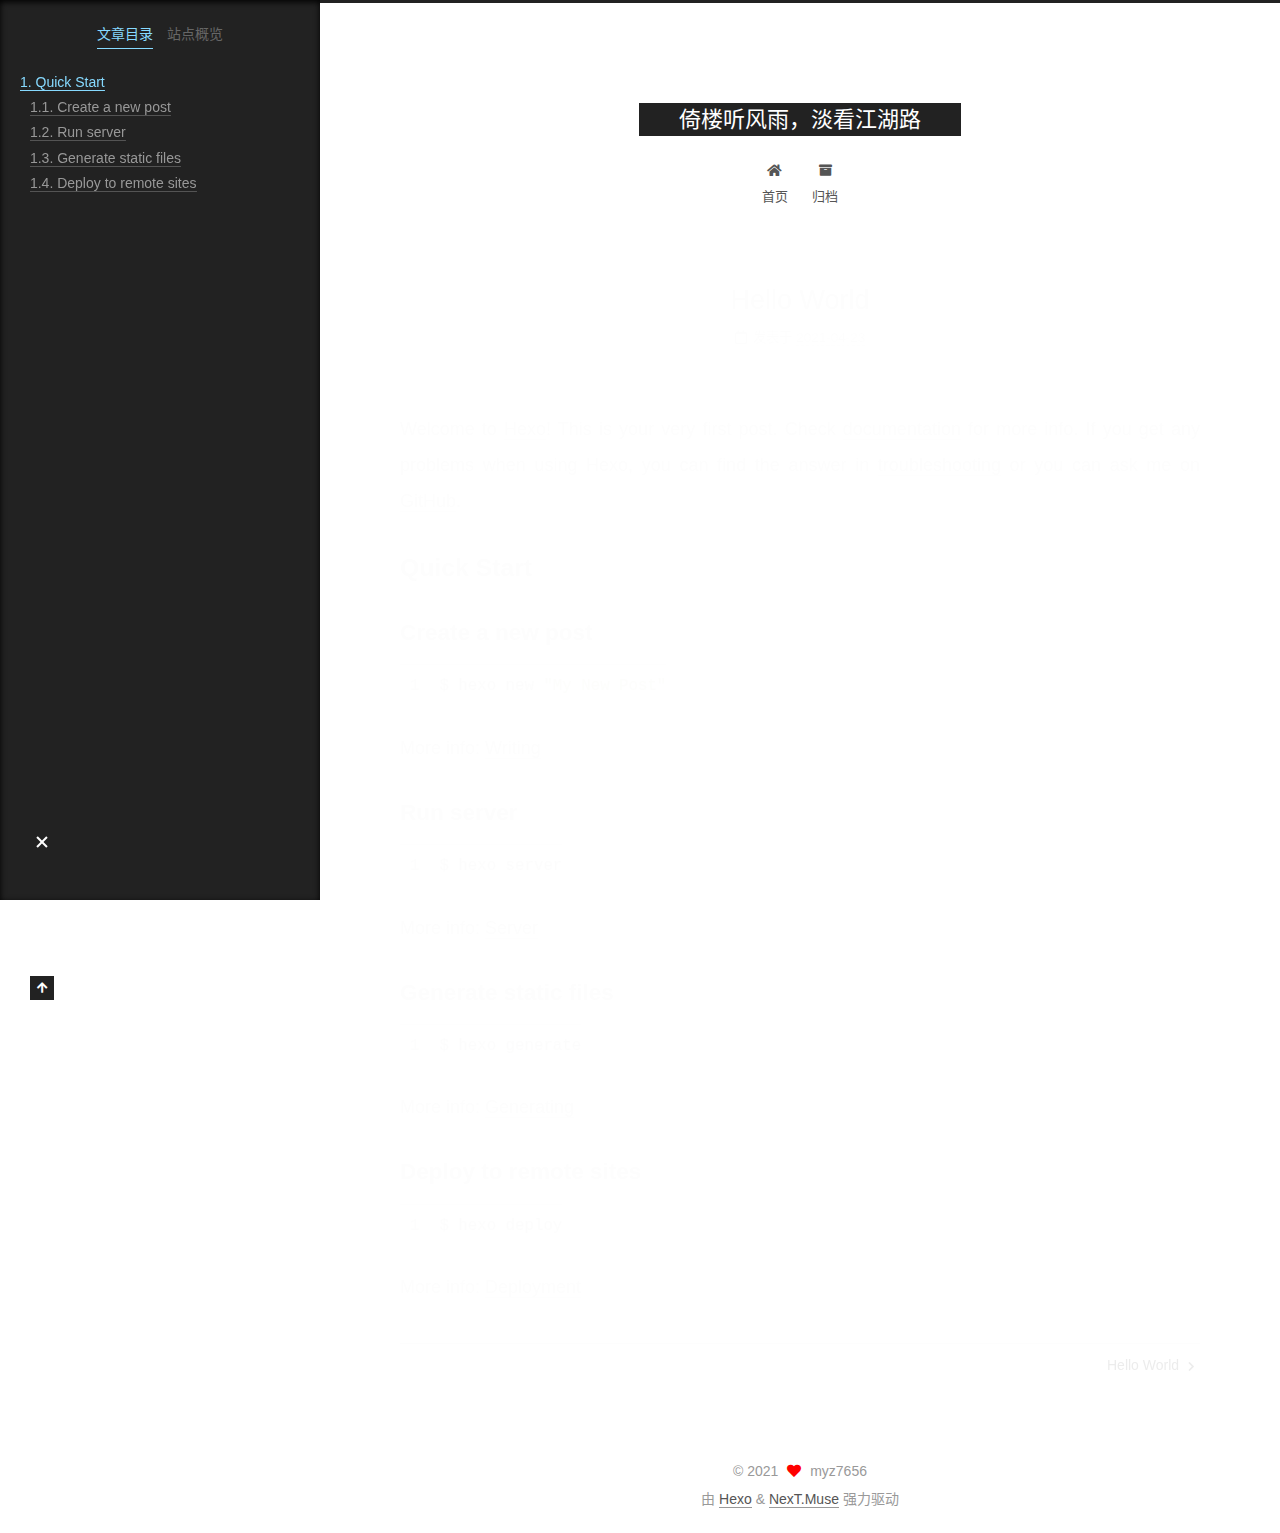
<file: 2021/04/23/hello-world/index.html>
<!DOCTYPE html>
<html lang="zh-CN">
<head>
  <meta charset="UTF-8">
<meta name="viewport" content="width=device-width, initial-scale=1, maximum-scale=2">
<meta name="theme-color" content="#222">
<meta name="generator" content="Hexo 5.4.0">
  <link rel="apple-touch-icon" sizes="180x180" href="/images/apple-touch-icon-next.png">
  <link rel="icon" type="image/png" sizes="32x32" href="/images/favicon-32x32-next.png">
  <link rel="icon" type="image/png" sizes="16x16" href="/images/favicon-16x16-next.png">
  <link rel="mask-icon" href="/images/logo.svg" color="#222">

<link rel="stylesheet" href="/css/main.css">


<link rel="stylesheet" href="/lib/font-awesome/css/all.min.css">

<script id="hexo-configurations">
    var NexT = window.NexT || {};
    var CONFIG = {"hostname":"myz7656.github.io","root":"/","scheme":"Muse","version":"7.8.0","exturl":false,"sidebar":{"position":"left","display":"post","padding":18,"offset":12,"onmobile":false},"copycode":{"enable":false,"show_result":false,"style":null},"back2top":{"enable":true,"sidebar":false,"scrollpercent":false},"bookmark":{"enable":false,"color":"#222","save":"auto"},"fancybox":false,"mediumzoom":false,"lazyload":false,"pangu":false,"comments":{"style":"tabs","active":null,"storage":true,"lazyload":false,"nav":null},"algolia":{"hits":{"per_page":10},"labels":{"input_placeholder":"Search for Posts","hits_empty":"We didn't find any results for the search: ${query}","hits_stats":"${hits} results found in ${time} ms"}},"localsearch":{"enable":false,"trigger":"auto","top_n_per_article":1,"unescape":false,"preload":false},"motion":{"enable":true,"async":false,"transition":{"post_block":"fadeIn","post_header":"slideDownIn","post_body":"slideDownIn","coll_header":"slideLeftIn","sidebar":"slideUpIn"}}};
  </script>

  <meta name="description" content="Welcome to Hexo! This is your very first post. Check documentation for more info. If you get any problems when using Hexo, you can find the answer in troubleshooting or you can ask me on GitHub. Quick">
<meta property="og:type" content="article">
<meta property="og:title" content="Hello World">
<meta property="og:url" content="https://myz7656.github.io/2021/04/23/hello-world/index.html">
<meta property="og:site_name" content="倚楼听风雨，淡看江湖路">
<meta property="og:description" content="Welcome to Hexo! This is your very first post. Check documentation for more info. If you get any problems when using Hexo, you can find the answer in troubleshooting or you can ask me on GitHub. Quick">
<meta property="og:locale" content="zh_CN">
<meta property="article:published_time" content="2021-04-23T11:57:14.187Z">
<meta property="article:modified_time" content="2021-04-23T11:57:14.188Z">
<meta property="article:author" content="myz7656">
<meta name="twitter:card" content="summary">

<link rel="canonical" href="https://myz7656.github.io/2021/04/23/hello-world/">


<script id="page-configurations">
  // https://hexo.io/docs/variables.html
  CONFIG.page = {
    sidebar: "",
    isHome : false,
    isPost : true,
    lang   : 'zh-CN'
  };
</script>

  <title>Hello World | 倚楼听风雨，淡看江湖路</title>
  






  <noscript>
  <style>
  .use-motion .brand,
  .use-motion .menu-item,
  .sidebar-inner,
  .use-motion .post-block,
  .use-motion .pagination,
  .use-motion .comments,
  .use-motion .post-header,
  .use-motion .post-body,
  .use-motion .collection-header { opacity: initial; }

  .use-motion .site-title,
  .use-motion .site-subtitle {
    opacity: initial;
    top: initial;
  }

  .use-motion .logo-line-before i { left: initial; }
  .use-motion .logo-line-after i { right: initial; }
  </style>
</noscript>

</head>

<body itemscope itemtype="http://schema.org/WebPage">
  <div class="container use-motion">
    <div class="headband"></div>

    <header class="header" itemscope itemtype="http://schema.org/WPHeader">
      <div class="header-inner"><div class="site-brand-container">
  <div class="site-nav-toggle">
    <div class="toggle" aria-label="切换导航栏">
      <span class="toggle-line toggle-line-first"></span>
      <span class="toggle-line toggle-line-middle"></span>
      <span class="toggle-line toggle-line-last"></span>
    </div>
  </div>

  <div class="site-meta">

    <a href="/" class="brand" rel="start">
      <span class="logo-line-before"><i></i></span>
      <h1 class="site-title">倚楼听风雨，淡看江湖路</h1>
      <span class="logo-line-after"><i></i></span>
    </a>
  </div>

  <div class="site-nav-right">
    <div class="toggle popup-trigger">
    </div>
  </div>
</div>




<nav class="site-nav">
  <ul id="menu" class="main-menu menu">
        <li class="menu-item menu-item-home">

    <a href="/" rel="section"><i class="fa fa-home fa-fw"></i>首页</a>

  </li>
        <li class="menu-item menu-item-archives">

    <a href="/archives/" rel="section"><i class="fa fa-archive fa-fw"></i>归档</a>

  </li>
  </ul>
</nav>




</div>
    </header>

    
  <div class="back-to-top">
    <i class="fa fa-arrow-up"></i>
    <span>0%</span>
  </div>


    <main class="main">
      <div class="main-inner">
        <div class="content-wrap">
          

          <div class="content post posts-expand">
            

    
  
  
  <article itemscope itemtype="http://schema.org/Article" class="post-block" lang="zh-CN">
    <link itemprop="mainEntityOfPage" href="https://myz7656.github.io/2021/04/23/hello-world/">

    <span hidden itemprop="author" itemscope itemtype="http://schema.org/Person">
      <meta itemprop="image" content="/images/avatar.gif">
      <meta itemprop="name" content="myz7656">
      <meta itemprop="description" content="">
    </span>

    <span hidden itemprop="publisher" itemscope itemtype="http://schema.org/Organization">
      <meta itemprop="name" content="倚楼听风雨，淡看江湖路">
    </span>
      <header class="post-header">
        <h1 class="post-title" itemprop="name headline">
          Hello World
        </h1>

        <div class="post-meta">
            <span class="post-meta-item">
              <span class="post-meta-item-icon">
                <i class="far fa-calendar"></i>
              </span>
              <span class="post-meta-item-text">发表于</span>

              <time title="创建时间：2021-04-23 19:57:14" itemprop="dateCreated datePublished" datetime="2021-04-23T19:57:14+08:00">2021-04-23</time>
            </span>

          

        </div>
      </header>

    
    
    
    <div class="post-body" itemprop="articleBody">

      
        <p>Welcome to <a target="_blank" rel="noopener" href="https://hexo.io/">Hexo</a>! This is your very first post. Check <a target="_blank" rel="noopener" href="https://hexo.io/docs/">documentation</a> for more info. If you get any problems when using Hexo, you can find the answer in <a target="_blank" rel="noopener" href="https://hexo.io/docs/troubleshooting.html">troubleshooting</a> or you can ask me on <a target="_blank" rel="noopener" href="https://github.com/hexojs/hexo/issues">GitHub</a>.</p>
<h2 id="Quick-Start"><a href="#Quick-Start" class="headerlink" title="Quick Start"></a>Quick Start</h2><h3 id="Create-a-new-post"><a href="#Create-a-new-post" class="headerlink" title="Create a new post"></a>Create a new post</h3><figure class="highlight bash"><table><tr><td class="gutter"><pre><span class="line">1</span><br></pre></td><td class="code"><pre><span class="line">$ hexo new <span class="string">&quot;My New Post&quot;</span></span><br></pre></td></tr></table></figure>

<p>More info: <a target="_blank" rel="noopener" href="https://hexo.io/docs/writing.html">Writing</a></p>
<h3 id="Run-server"><a href="#Run-server" class="headerlink" title="Run server"></a>Run server</h3><figure class="highlight bash"><table><tr><td class="gutter"><pre><span class="line">1</span><br></pre></td><td class="code"><pre><span class="line">$ hexo server</span><br></pre></td></tr></table></figure>

<p>More info: <a target="_blank" rel="noopener" href="https://hexo.io/docs/server.html">Server</a></p>
<h3 id="Generate-static-files"><a href="#Generate-static-files" class="headerlink" title="Generate static files"></a>Generate static files</h3><figure class="highlight bash"><table><tr><td class="gutter"><pre><span class="line">1</span><br></pre></td><td class="code"><pre><span class="line">$ hexo generate</span><br></pre></td></tr></table></figure>

<p>More info: <a target="_blank" rel="noopener" href="https://hexo.io/docs/generating.html">Generating</a></p>
<h3 id="Deploy-to-remote-sites"><a href="#Deploy-to-remote-sites" class="headerlink" title="Deploy to remote sites"></a>Deploy to remote sites</h3><figure class="highlight bash"><table><tr><td class="gutter"><pre><span class="line">1</span><br></pre></td><td class="code"><pre><span class="line">$ hexo deploy</span><br></pre></td></tr></table></figure>

<p>More info: <a target="_blank" rel="noopener" href="https://hexo.io/docs/one-command-deployment.html">Deployment</a></p>

    </div>

    
    
    

      <footer class="post-footer">

        


        
    <div class="post-nav">
      <div class="post-nav-item"></div>
      <div class="post-nav-item">
    <a href="/2021/04/23/My-First-Post/" rel="next" title="Hello World">
      Hello World <i class="fa fa-chevron-right"></i>
    </a></div>
    </div>
      </footer>
    
  </article>
  
  
  



          </div>
          

<script>
  window.addEventListener('tabs:register', () => {
    let { activeClass } = CONFIG.comments;
    if (CONFIG.comments.storage) {
      activeClass = localStorage.getItem('comments_active') || activeClass;
    }
    if (activeClass) {
      let activeTab = document.querySelector(`a[href="#comment-${activeClass}"]`);
      if (activeTab) {
        activeTab.click();
      }
    }
  });
  if (CONFIG.comments.storage) {
    window.addEventListener('tabs:click', event => {
      if (!event.target.matches('.tabs-comment .tab-content .tab-pane')) return;
      let commentClass = event.target.classList[1];
      localStorage.setItem('comments_active', commentClass);
    });
  }
</script>

        </div>
          
  
  <div class="toggle sidebar-toggle">
    <span class="toggle-line toggle-line-first"></span>
    <span class="toggle-line toggle-line-middle"></span>
    <span class="toggle-line toggle-line-last"></span>
  </div>

  <aside class="sidebar">
    <div class="sidebar-inner">

      <ul class="sidebar-nav motion-element">
        <li class="sidebar-nav-toc">
          文章目录
        </li>
        <li class="sidebar-nav-overview">
          站点概览
        </li>
      </ul>

      <!--noindex-->
      <div class="post-toc-wrap sidebar-panel">
          <div class="post-toc motion-element"><ol class="nav"><li class="nav-item nav-level-2"><a class="nav-link" href="#Quick-Start"><span class="nav-number">1.</span> <span class="nav-text">Quick Start</span></a><ol class="nav-child"><li class="nav-item nav-level-3"><a class="nav-link" href="#Create-a-new-post"><span class="nav-number">1.1.</span> <span class="nav-text">Create a new post</span></a></li><li class="nav-item nav-level-3"><a class="nav-link" href="#Run-server"><span class="nav-number">1.2.</span> <span class="nav-text">Run server</span></a></li><li class="nav-item nav-level-3"><a class="nav-link" href="#Generate-static-files"><span class="nav-number">1.3.</span> <span class="nav-text">Generate static files</span></a></li><li class="nav-item nav-level-3"><a class="nav-link" href="#Deploy-to-remote-sites"><span class="nav-number">1.4.</span> <span class="nav-text">Deploy to remote sites</span></a></li></ol></li></ol></div>
      </div>
      <!--/noindex-->

      <div class="site-overview-wrap sidebar-panel">
        <div class="site-author motion-element" itemprop="author" itemscope itemtype="http://schema.org/Person">
  <p class="site-author-name" itemprop="name">myz7656</p>
  <div class="site-description" itemprop="description"></div>
</div>
<div class="site-state-wrap motion-element">
  <nav class="site-state">
      <div class="site-state-item site-state-posts">
          <a href="/archives/">
        
          <span class="site-state-item-count">2</span>
          <span class="site-state-item-name">日志</span>
        </a>
      </div>
  </nav>
</div>



      </div>

    </div>
  </aside>
  <div id="sidebar-dimmer"></div>


      </div>
    </main>

    <footer class="footer">
      <div class="footer-inner">
        

        

<div class="copyright">
  
  &copy; 
  <span itemprop="copyrightYear">2021</span>
  <span class="with-love">
    <i class="fa fa-heart"></i>
  </span>
  <span class="author" itemprop="copyrightHolder">myz7656</span>
</div>
  <div class="powered-by">由 <a href="https://hexo.io/" class="theme-link" rel="noopener" target="_blank">Hexo</a> & <a href="https://muse.theme-next.org/" class="theme-link" rel="noopener" target="_blank">NexT.Muse</a> 强力驱动
  </div>

        








      </div>
    </footer>
  </div>

  
  <script src="/lib/anime.min.js"></script>
  <script src="/lib/velocity/velocity.min.js"></script>
  <script src="/lib/velocity/velocity.ui.min.js"></script>

<script src="/js/utils.js"></script>

<script src="/js/motion.js"></script>


<script src="/js/schemes/muse.js"></script>


<script src="/js/next-boot.js"></script>




  















  

  

</body>
</html>
</file>
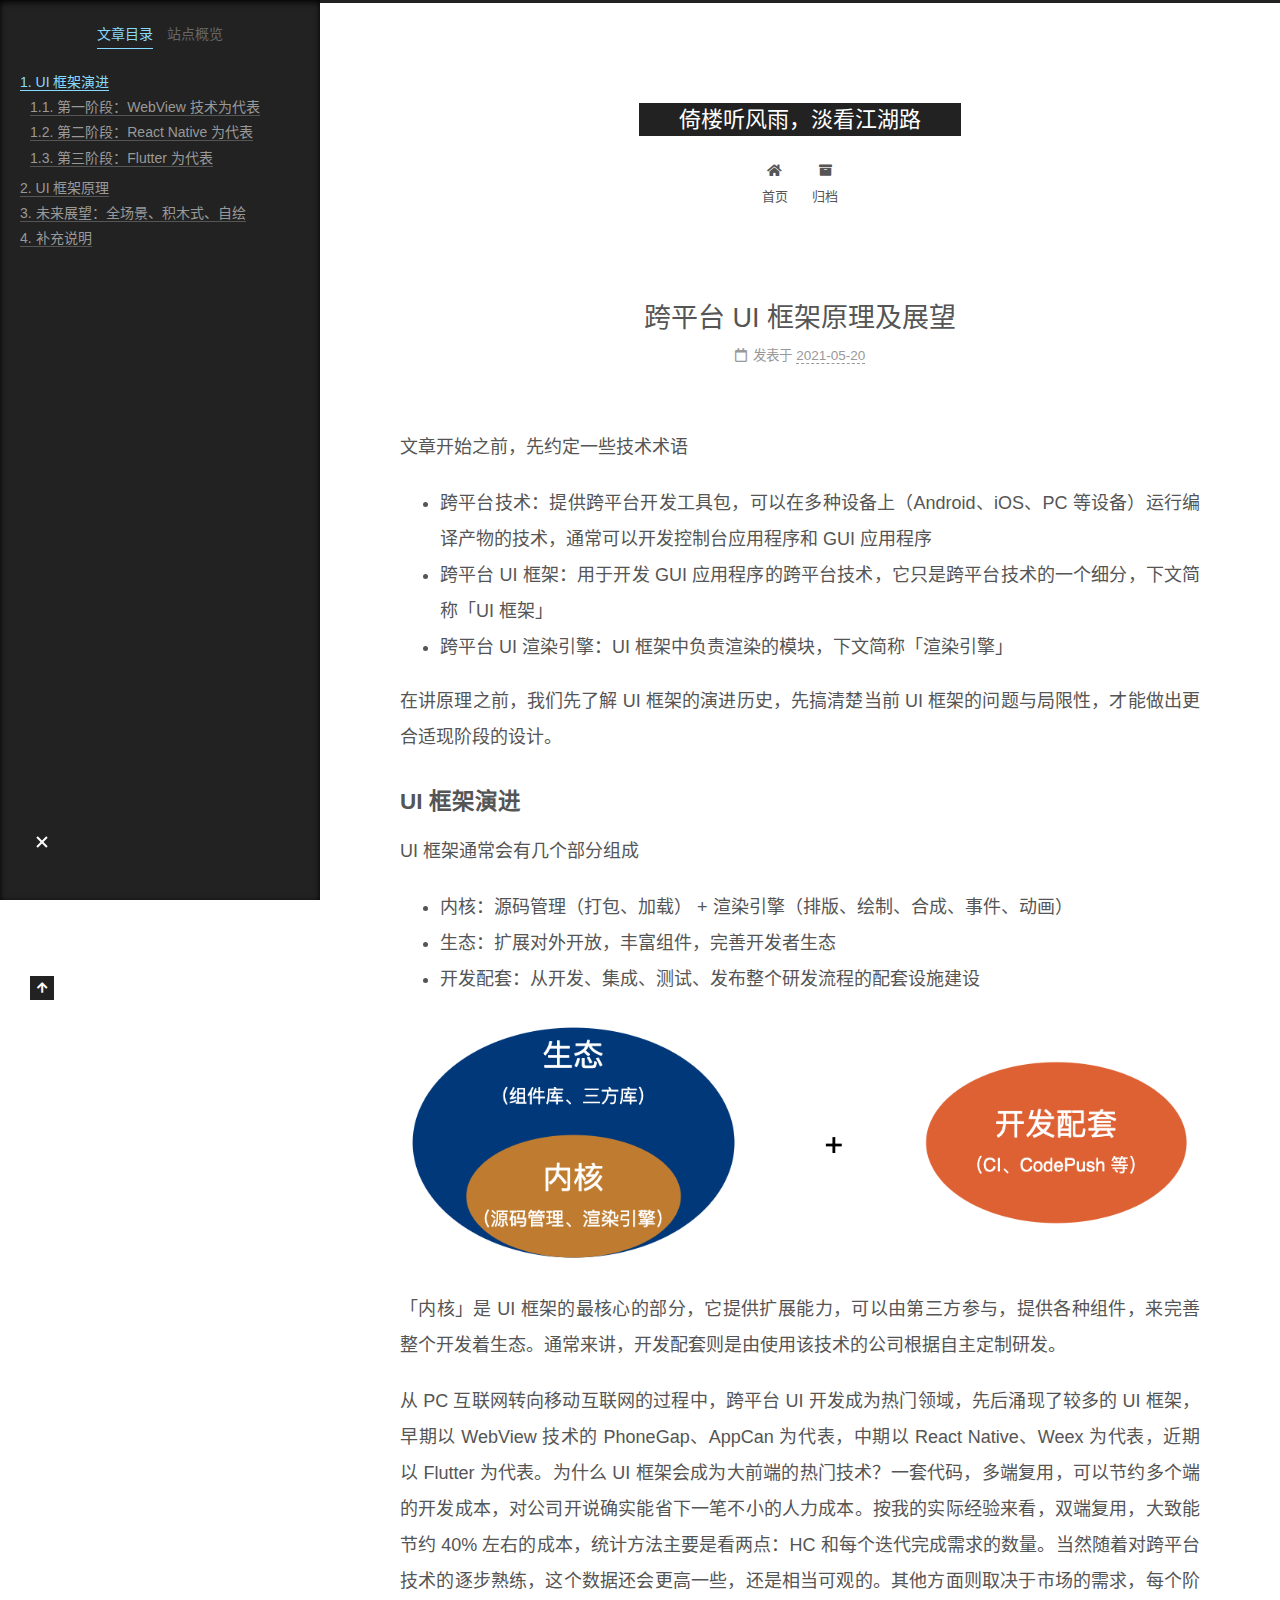
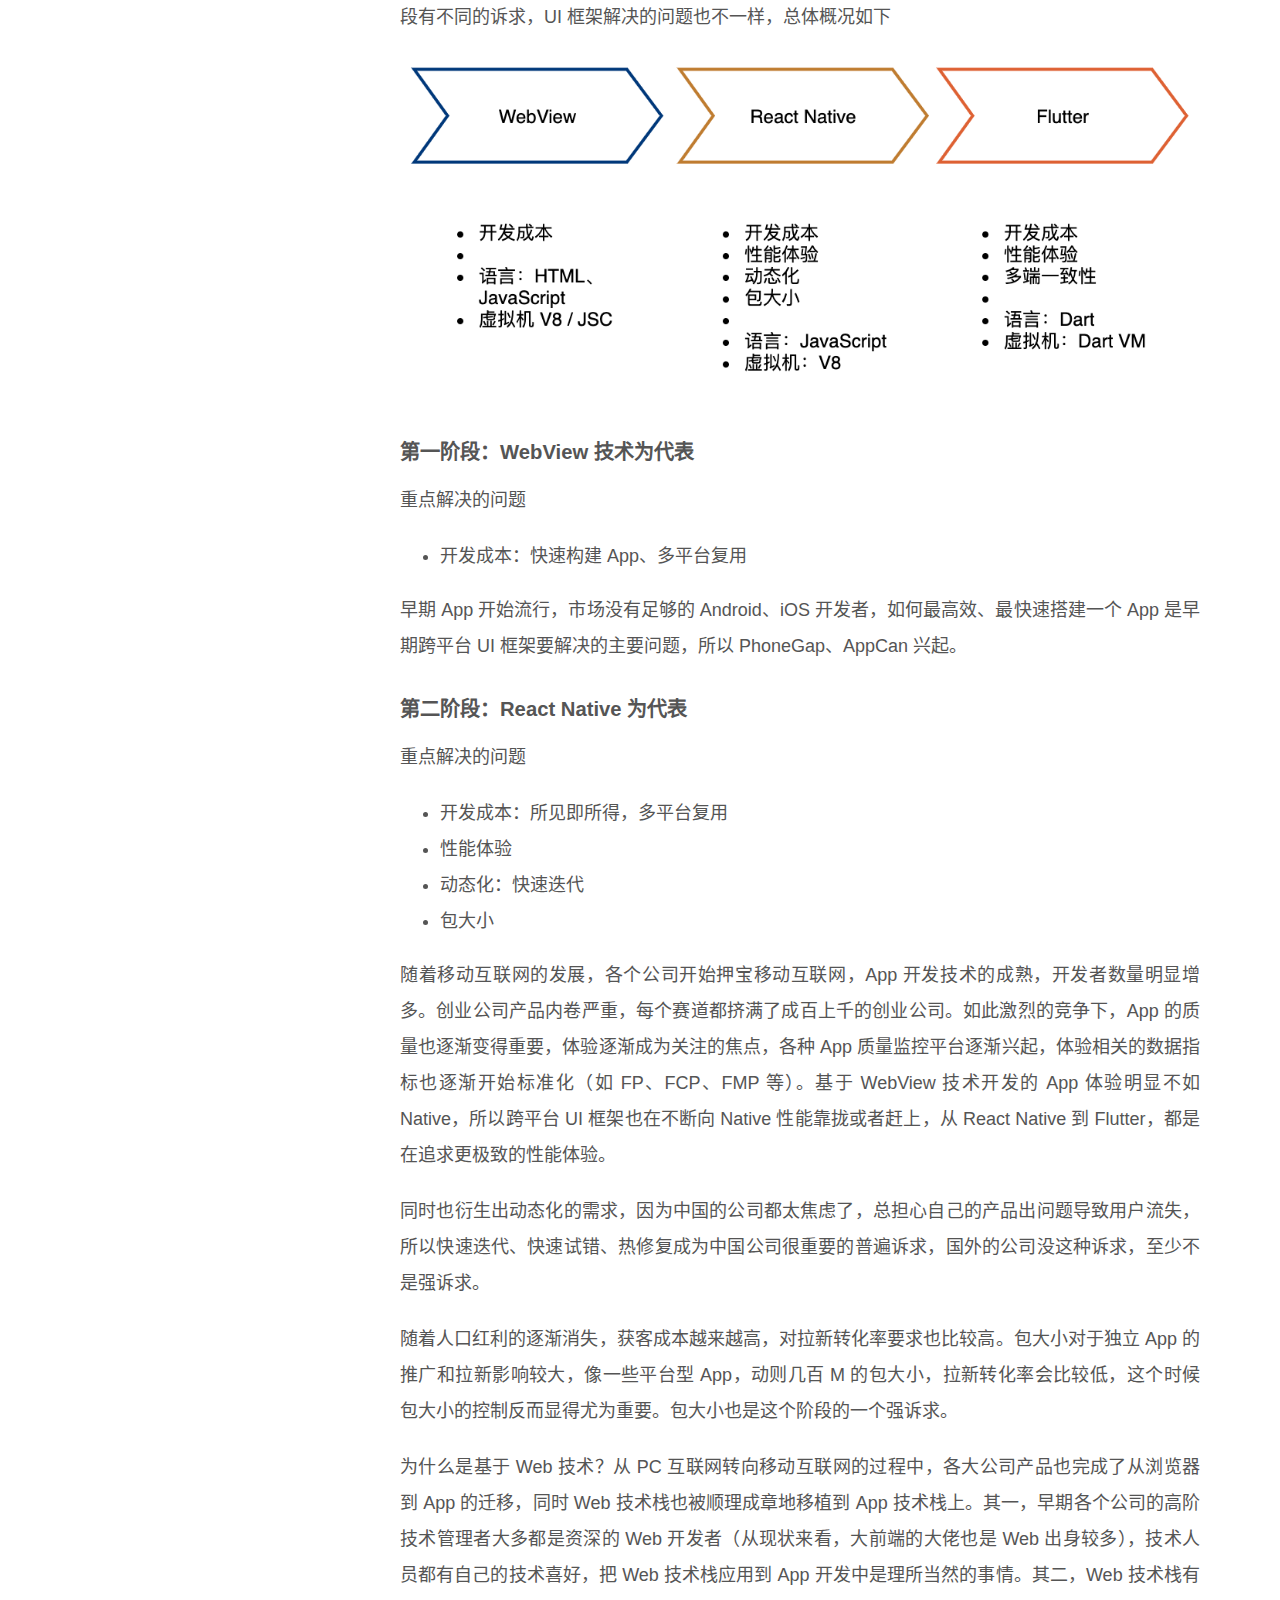
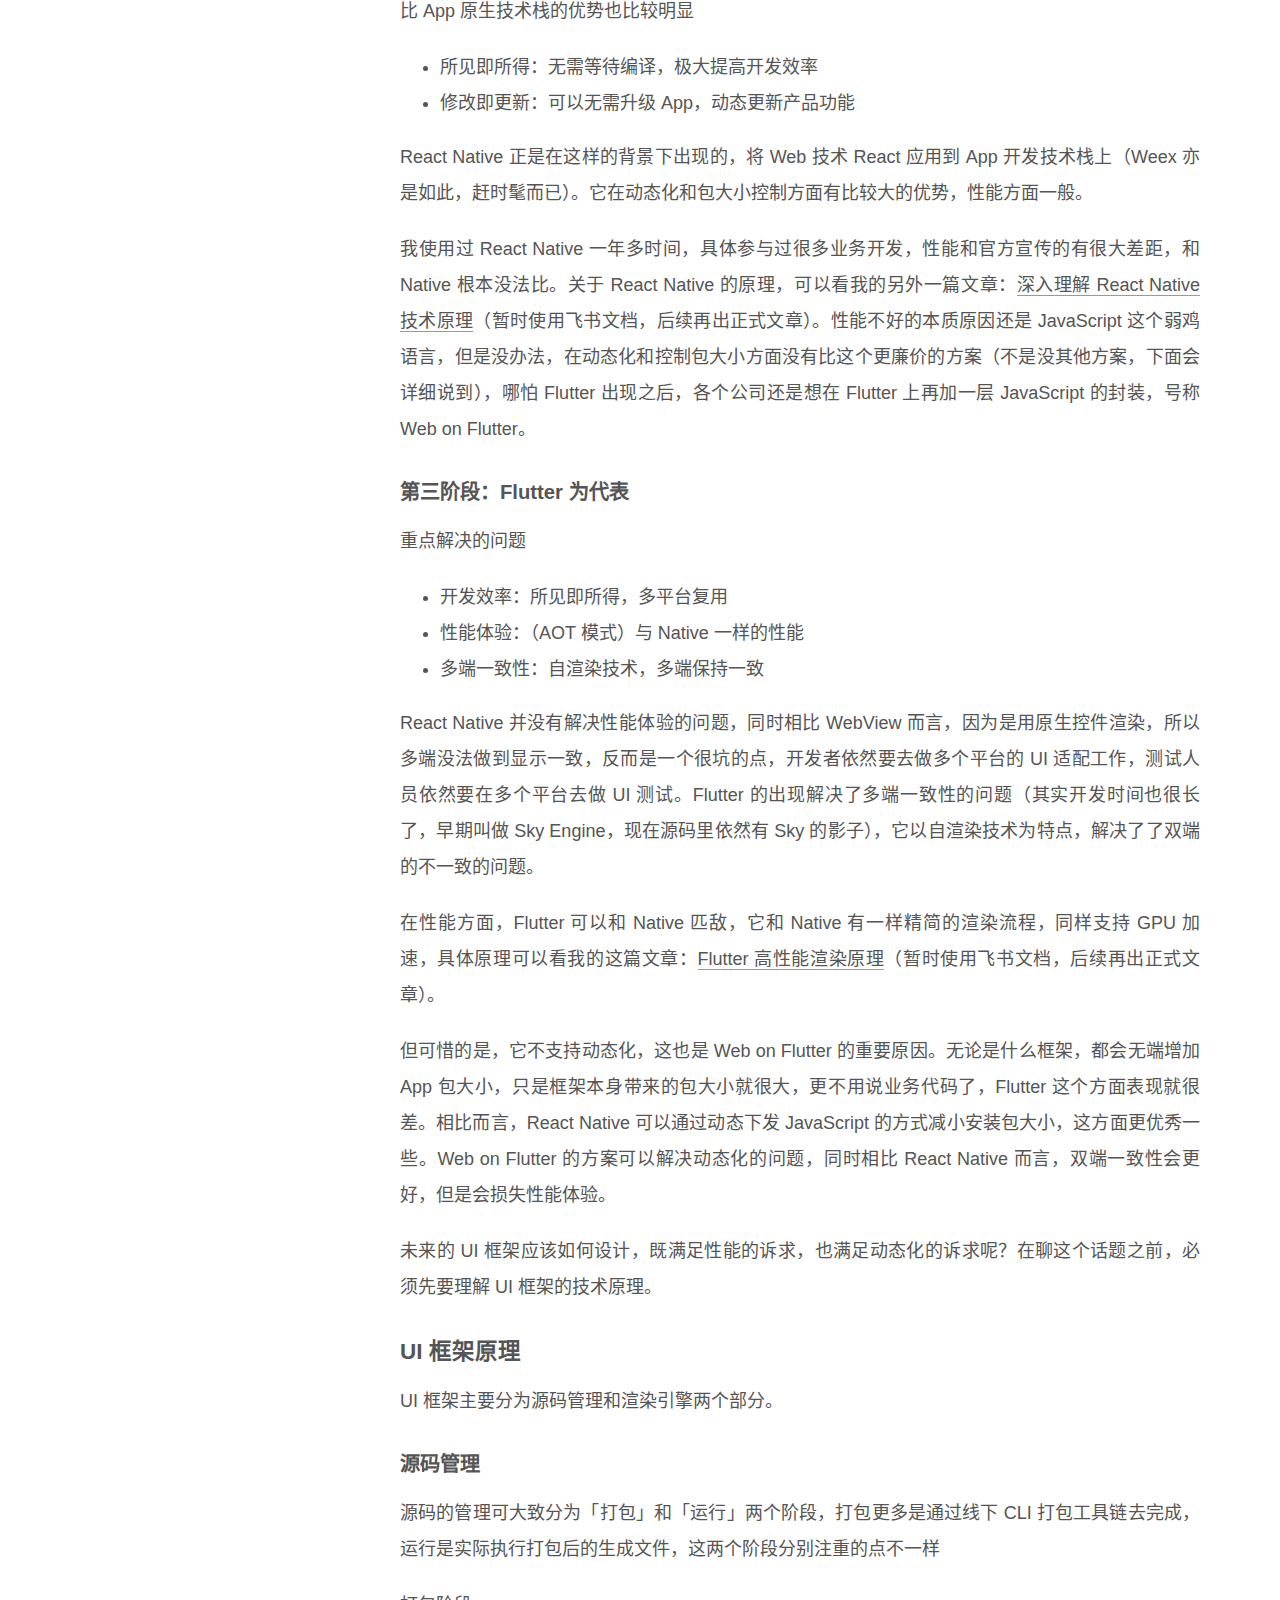
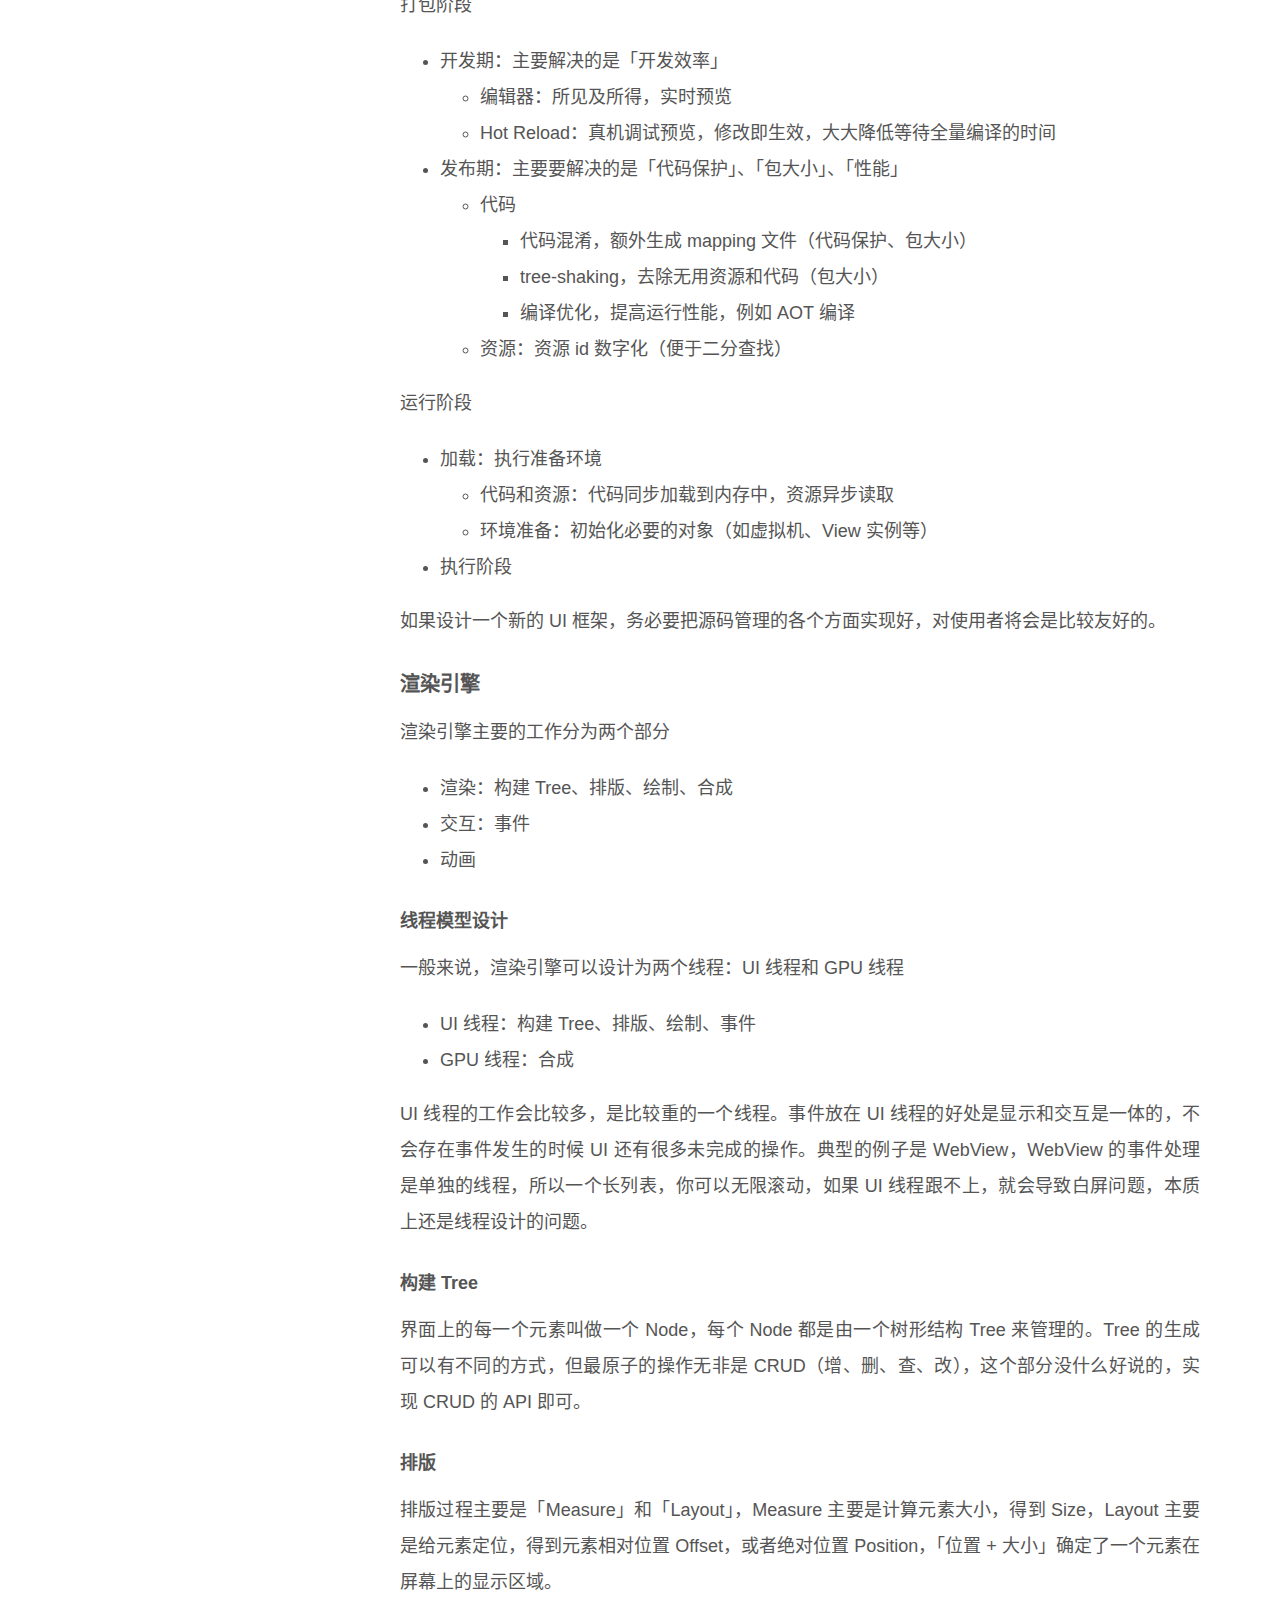
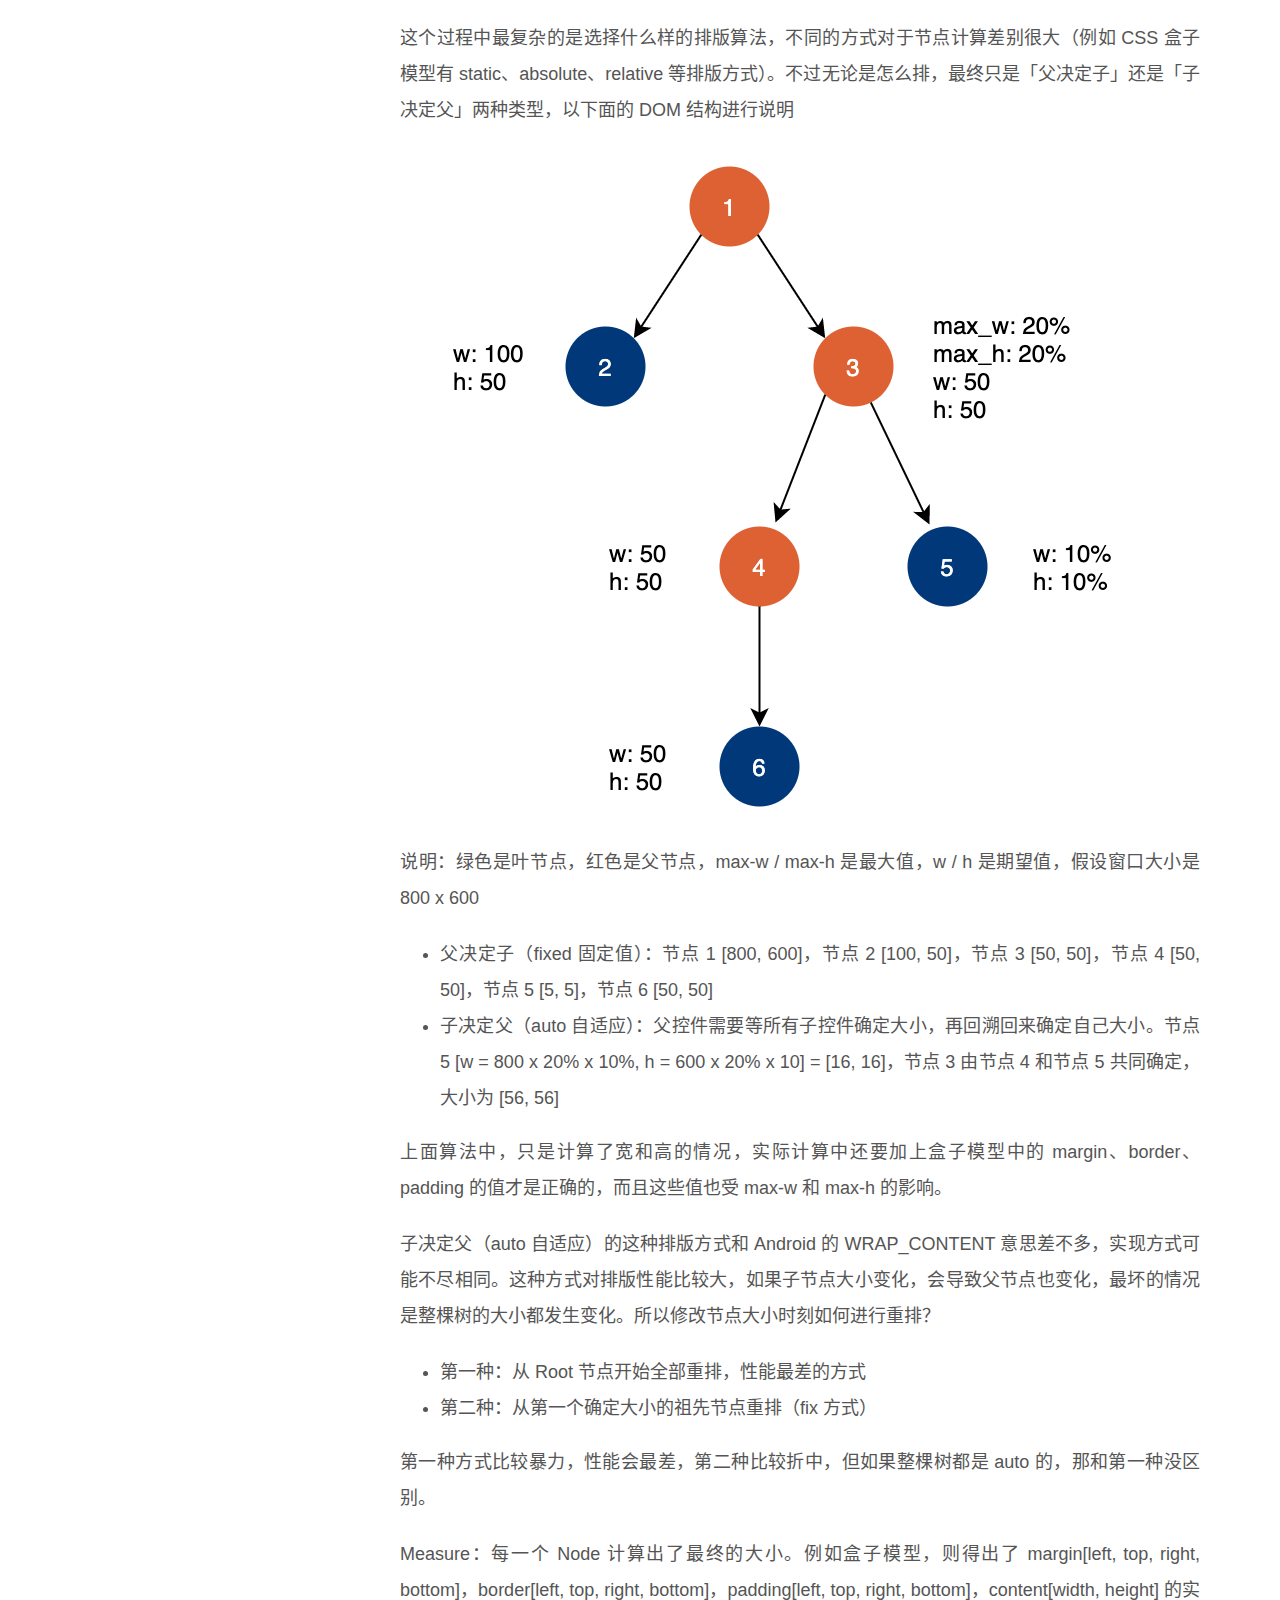
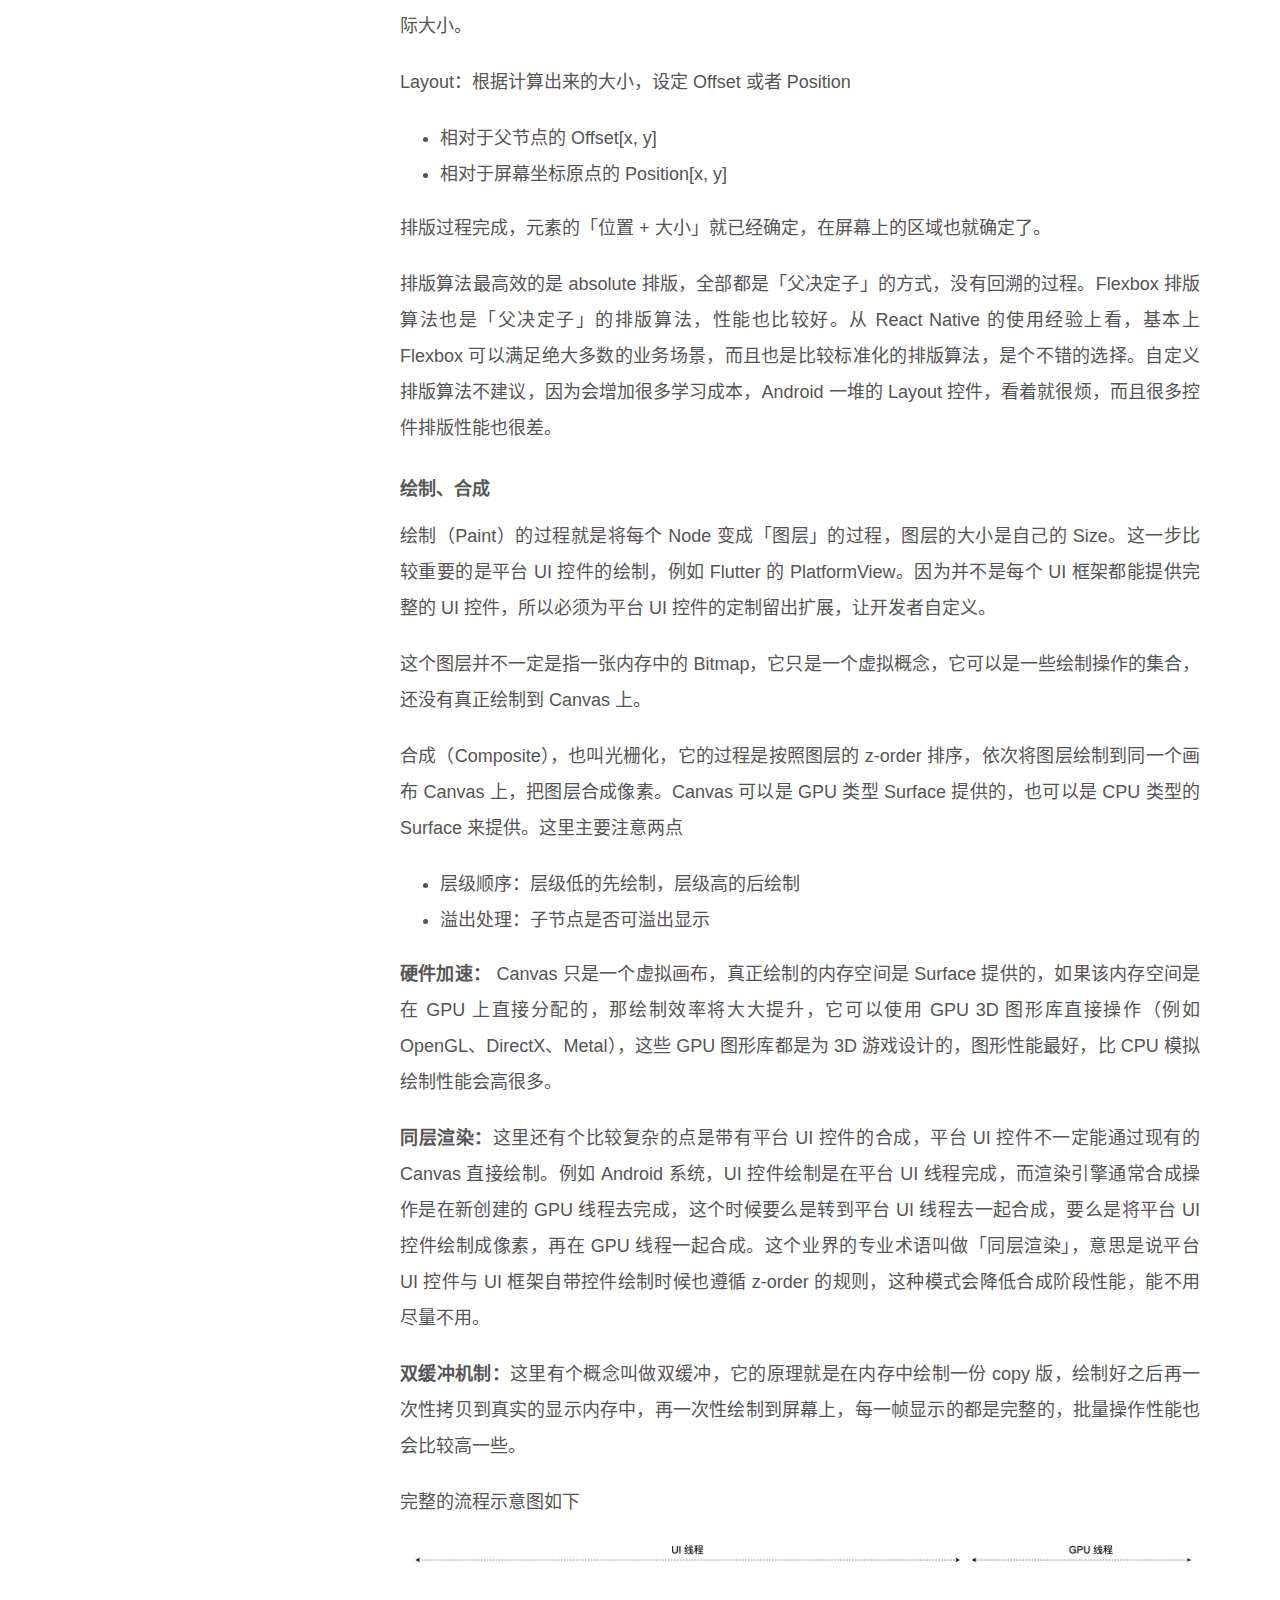
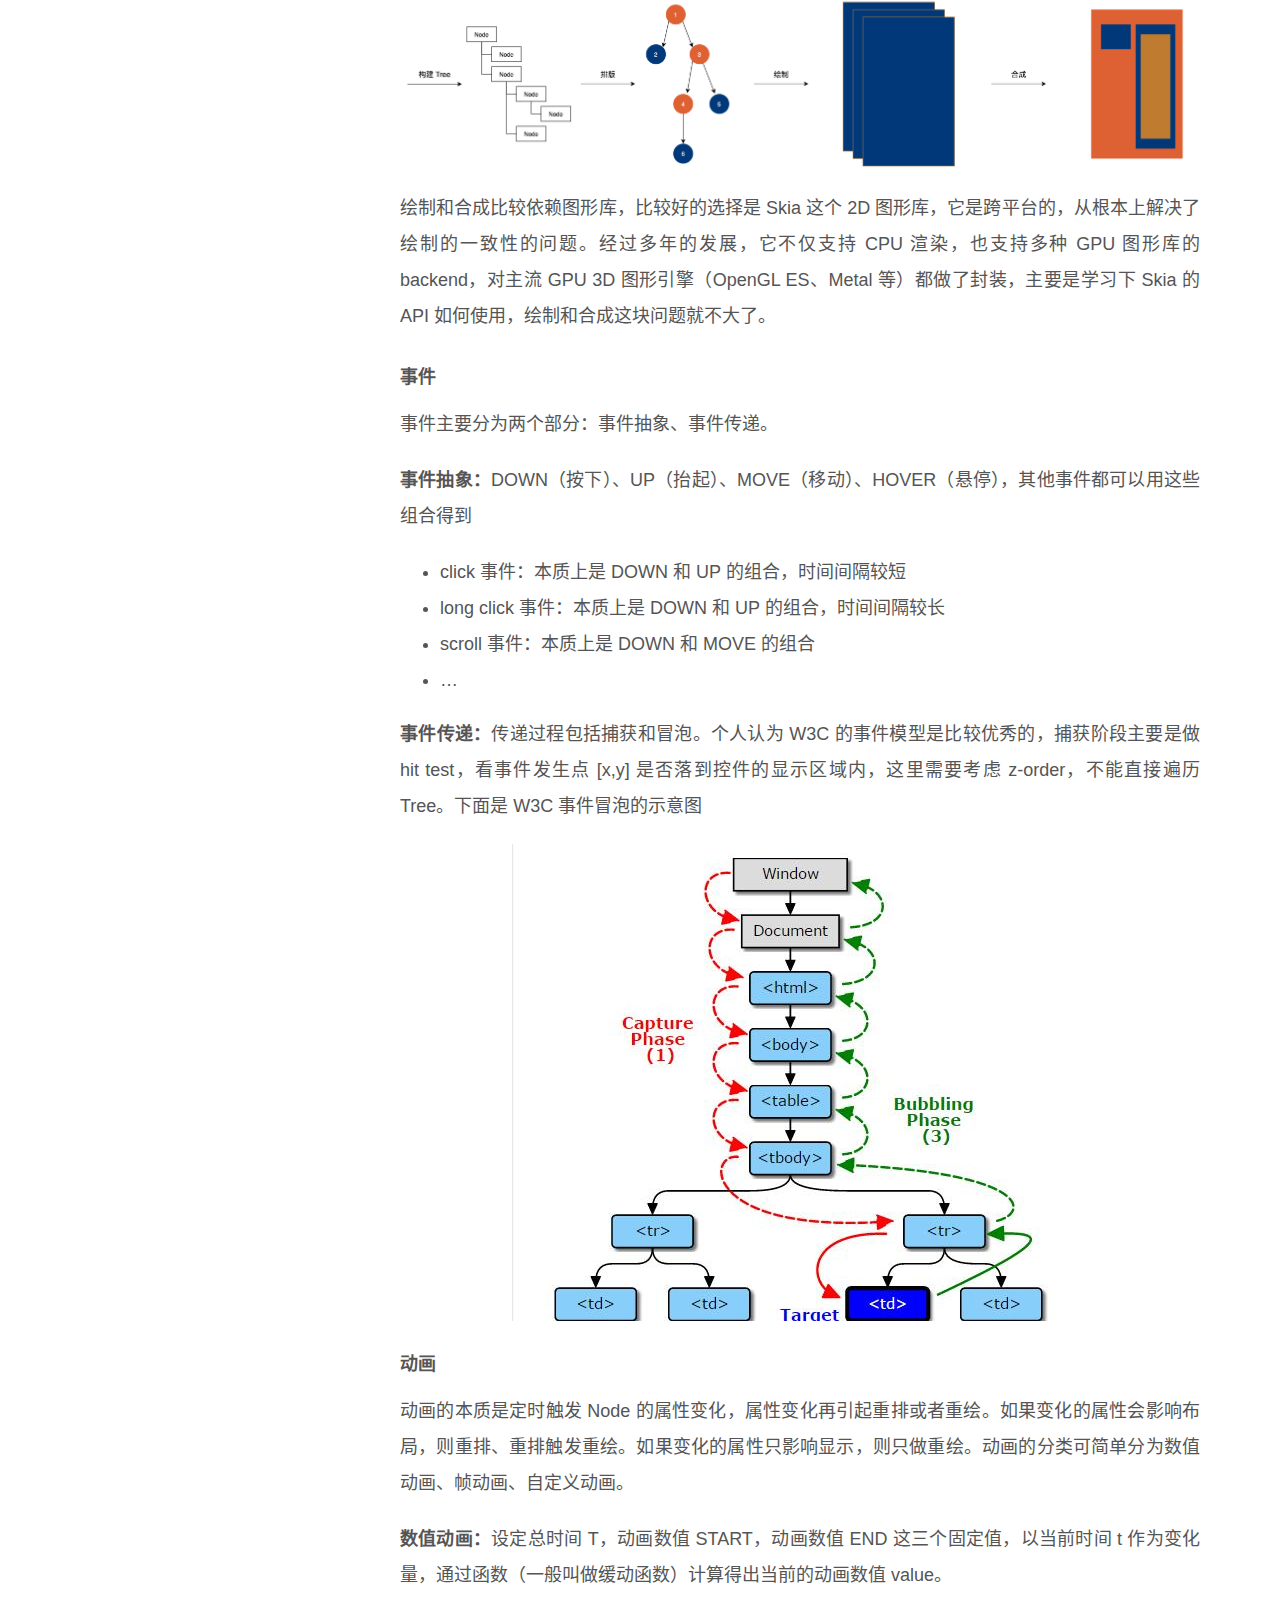
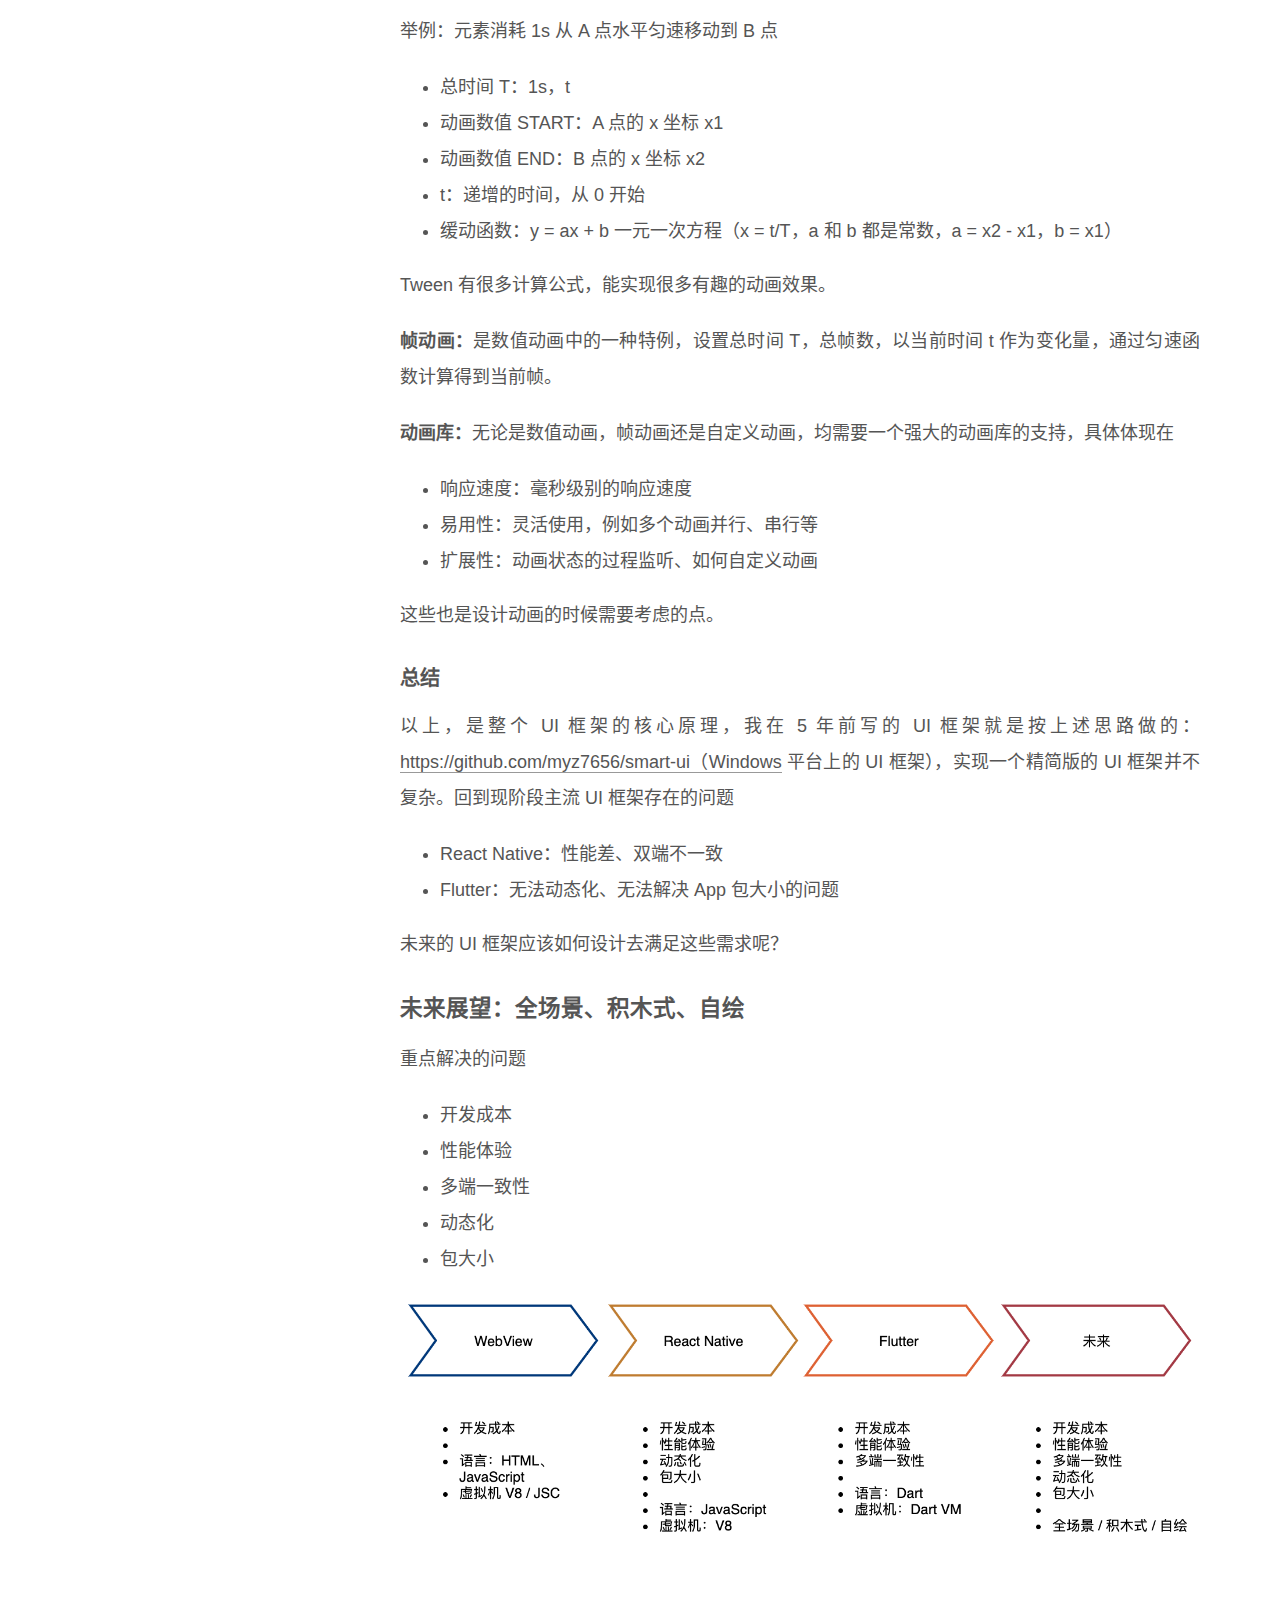
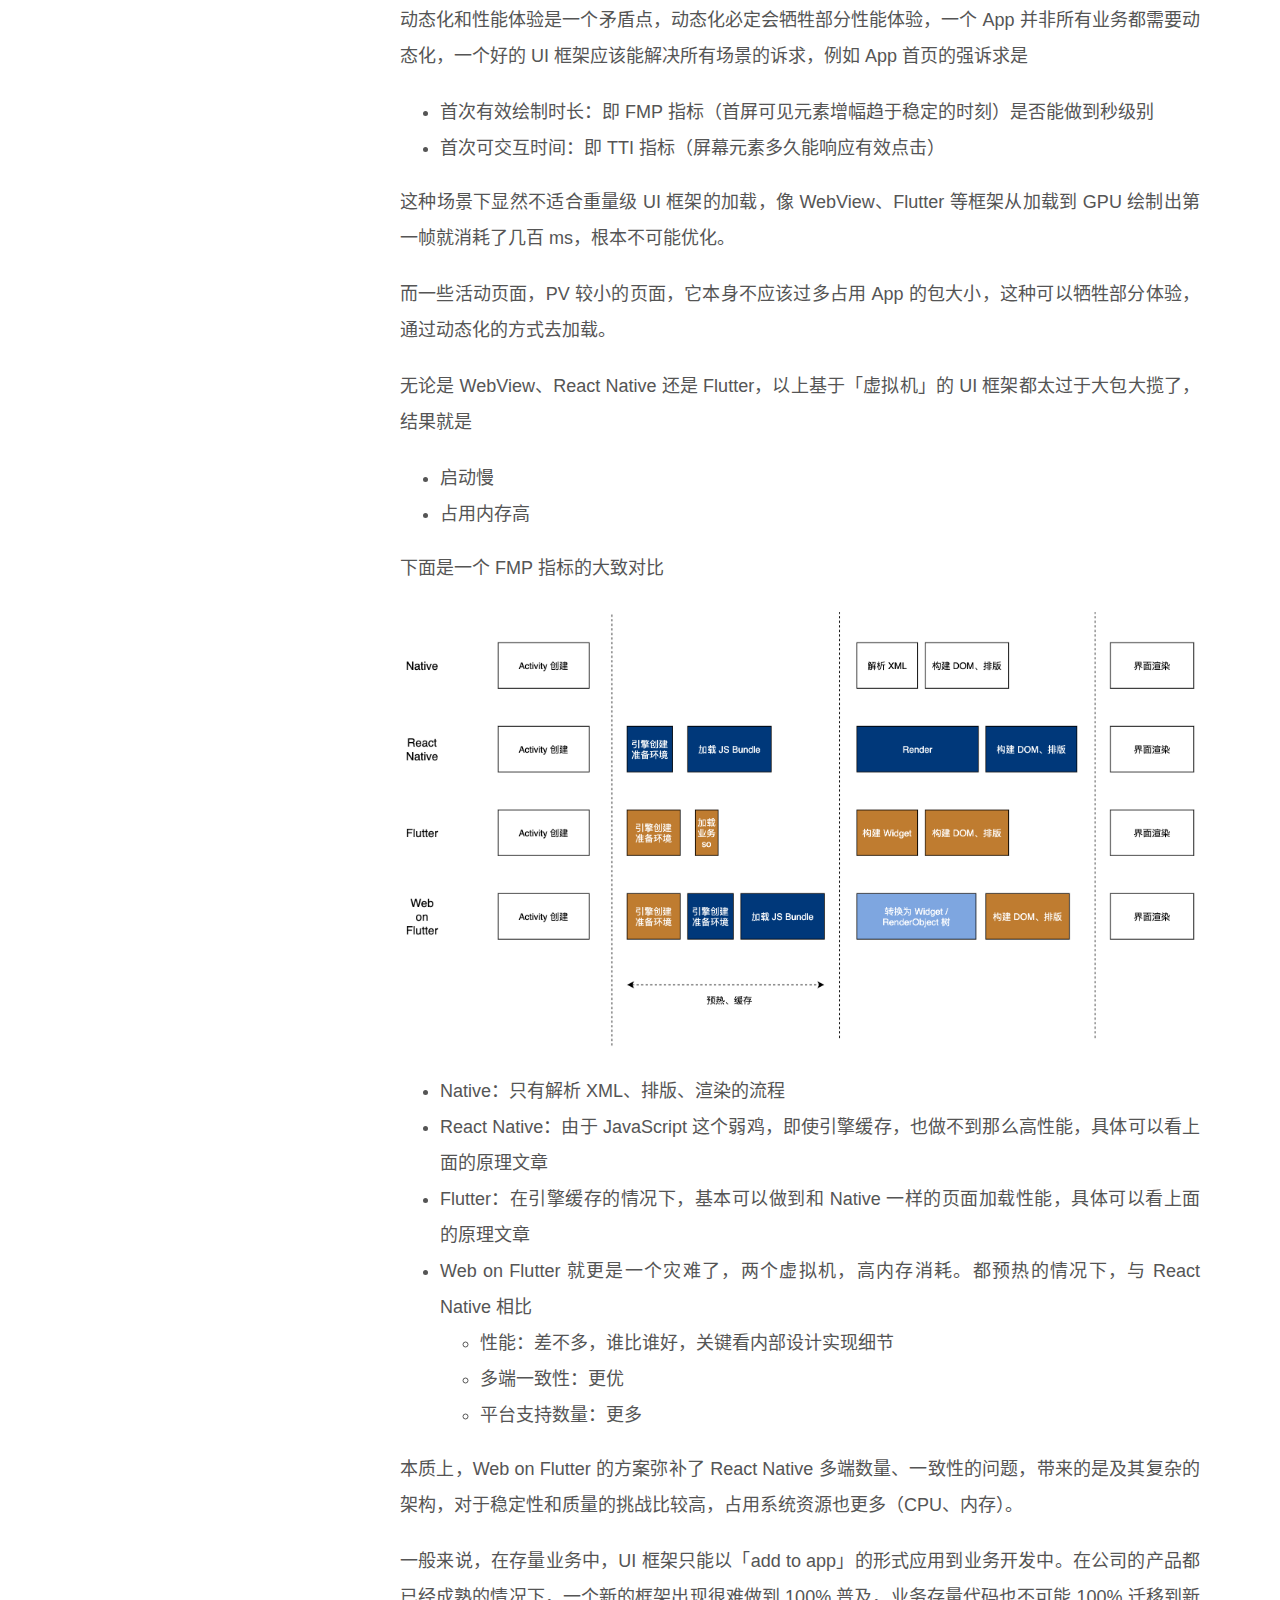
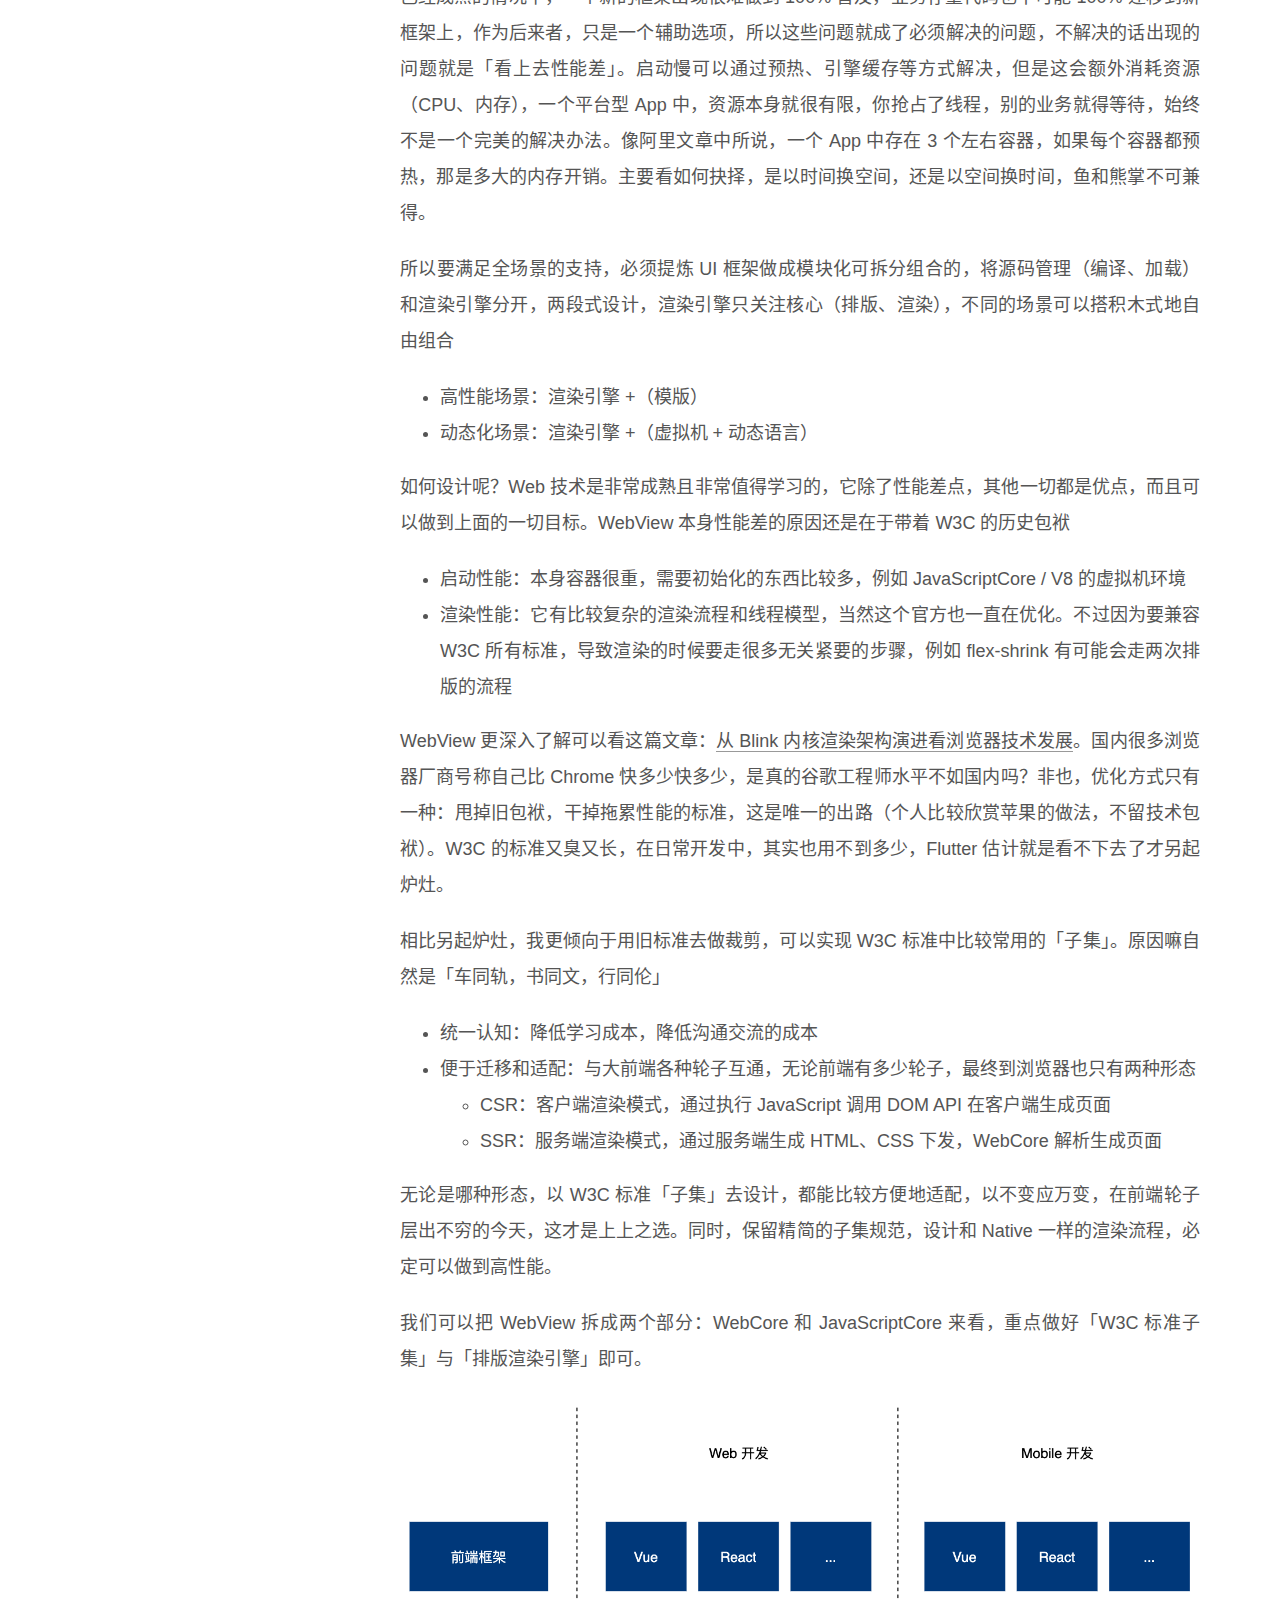
<file: 2021/05/20/跨平台 UI 框架原理及展望/index.html>
<!DOCTYPE html>
<html lang="zh-CN">
<head>
  <meta charset="UTF-8">
<meta name="viewport" content="width=device-width, initial-scale=1, maximum-scale=2">
<meta name="theme-color" content="#222">
<meta name="generator" content="Hexo 5.4.0">
  <link rel="apple-touch-icon" sizes="180x180" href="/images/apple-touch-icon-next.png">
  <link rel="icon" type="image/png" sizes="32x32" href="/images/favicon-32x32-next.png">
  <link rel="icon" type="image/png" sizes="16x16" href="/images/favicon-16x16-next.png">
  <link rel="mask-icon" href="/images/logo.svg" color="#222">

<link rel="stylesheet" href="/css/main.css">


<link rel="stylesheet" href="/lib/font-awesome/css/all.min.css">

<script id="hexo-configurations">
    var NexT = window.NexT || {};
    var CONFIG = {"hostname":"myz7656.github.io","root":"/","scheme":"Muse","version":"7.8.0","exturl":false,"sidebar":{"position":"left","display":"post","padding":18,"offset":12,"onmobile":false},"copycode":{"enable":false,"show_result":false,"style":null},"back2top":{"enable":true,"sidebar":false,"scrollpercent":false},"bookmark":{"enable":false,"color":"#222","save":"auto"},"fancybox":false,"mediumzoom":false,"lazyload":false,"pangu":false,"comments":{"style":"tabs","active":null,"storage":true,"lazyload":false,"nav":null},"algolia":{"hits":{"per_page":10},"labels":{"input_placeholder":"Search for Posts","hits_empty":"We didn't find any results for the search: ${query}","hits_stats":"${hits} results found in ${time} ms"}},"localsearch":{"enable":false,"trigger":"auto","top_n_per_article":1,"unescape":false,"preload":false},"motion":{"enable":true,"async":false,"transition":{"post_block":"fadeIn","post_header":"slideDownIn","post_body":"slideDownIn","coll_header":"slideLeftIn","sidebar":"slideUpIn"}}};
  </script>

  <meta name="description" content="文章开始之前，先约定一些技术术语  跨平台技术：提供跨平台开发工具包，可以在多种设备上（Android、iOS、PC 等设备）运行编译产物的技术，通常可以开发控制台应用程序和 GUI 应用程序 跨平台 UI 框架：用于开发 GUI 应用程序的跨平台技术，它只是跨平台技术的一个细分，下文简称「UI 框架」 跨平台 UI 渲染引擎：UI 框架中负责渲染的模块，下文简称「渲染引擎」  在讲原理之前，我们">
<meta property="og:type" content="article">
<meta property="og:title" content="跨平台 UI 框架原理及展望">
<meta property="og:url" content="https://myz7656.github.io/2021/05/20/%E8%B7%A8%E5%B9%B3%E5%8F%B0%20UI%20%E6%A1%86%E6%9E%B6%E5%8E%9F%E7%90%86%E5%8F%8A%E5%B1%95%E6%9C%9B/index.html">
<meta property="og:site_name" content="倚楼听风雨，淡看江湖路">
<meta property="og:description" content="文章开始之前，先约定一些技术术语  跨平台技术：提供跨平台开发工具包，可以在多种设备上（Android、iOS、PC 等设备）运行编译产物的技术，通常可以开发控制台应用程序和 GUI 应用程序 跨平台 UI 框架：用于开发 GUI 应用程序的跨平台技术，它只是跨平台技术的一个细分，下文简称「UI 框架」 跨平台 UI 渲染引擎：UI 框架中负责渲染的模块，下文简称「渲染引擎」  在讲原理之前，我们">
<meta property="og:locale" content="zh_CN">
<meta property="og:image" content="https://myz7656.github.io/images/%E6%A6%82%E8%A7%88.jpg">
<meta property="og:image" content="https://myz7656.github.io/images/%E6%BC%94%E8%BF%9B.jpg">
<meta property="og:image" content="https://myz7656.github.io/images/%E6%8E%92%E7%89%88%E6%A0%91.jpg">
<meta property="og:image" content="https://myz7656.github.io/images/%E6%B8%B2%E6%9F%93%E5%BC%95%E6%93%8E%E6%B5%81%E7%A8%8B.jpg">
<meta property="og:image" content="https://myz7656.github.io/images/%E4%BA%8B%E4%BB%B6.jpg">
<meta property="og:image" content="https://myz7656.github.io/images/%E6%BC%94%E8%BF%9B_%E6%9C%AA%E6%9D%A5.jpg">
<meta property="og:image" content="https://myz7656.github.io/images/%E5%90%AF%E5%8A%A8%E6%97%B6%E9%97%B4%E8%AF%B4%E6%98%8E.jpg">
<meta property="og:image" content="https://myz7656.github.io/images/%E8%AE%BE%E8%AE%A1%E6%80%9D%E8%B7%AF.jpg">
<meta property="og:image" content="https://myz7656.github.io/images/%E6%9E%B6%E6%9E%84%E5%9B%BE.jpg">
<meta property="og:image" content="https://myz7656.github.io/images/JIT.jpg">
<meta property="article:published_time" content="2021-05-20T12:31:19.000Z">
<meta property="article:modified_time" content="2021-05-20T12:45:33.056Z">
<meta property="article:author" content="myz7656">
<meta property="article:tag" content="原理探索">
<meta name="twitter:card" content="summary">
<meta name="twitter:image" content="https://myz7656.github.io/images/%E6%A6%82%E8%A7%88.jpg">

<link rel="canonical" href="https://myz7656.github.io/2021/05/20/%E8%B7%A8%E5%B9%B3%E5%8F%B0%20UI%20%E6%A1%86%E6%9E%B6%E5%8E%9F%E7%90%86%E5%8F%8A%E5%B1%95%E6%9C%9B/">


<script id="page-configurations">
  // https://hexo.io/docs/variables.html
  CONFIG.page = {
    sidebar: "",
    isHome : false,
    isPost : true,
    lang   : 'zh-CN'
  };
</script>

  <title>跨平台 UI 框架原理及展望 | 倚楼听风雨，淡看江湖路</title>
  






  <noscript>
  <style>
  .use-motion .brand,
  .use-motion .menu-item,
  .sidebar-inner,
  .use-motion .post-block,
  .use-motion .pagination,
  .use-motion .comments,
  .use-motion .post-header,
  .use-motion .post-body,
  .use-motion .collection-header { opacity: initial; }

  .use-motion .site-title,
  .use-motion .site-subtitle {
    opacity: initial;
    top: initial;
  }

  .use-motion .logo-line-before i { left: initial; }
  .use-motion .logo-line-after i { right: initial; }
  </style>
</noscript>

</head>

<body itemscope itemtype="http://schema.org/WebPage">
  <div class="container use-motion">
    <div class="headband"></div>

    <header class="header" itemscope itemtype="http://schema.org/WPHeader">
      <div class="header-inner"><div class="site-brand-container">
  <div class="site-nav-toggle">
    <div class="toggle" aria-label="切换导航栏">
      <span class="toggle-line toggle-line-first"></span>
      <span class="toggle-line toggle-line-middle"></span>
      <span class="toggle-line toggle-line-last"></span>
    </div>
  </div>

  <div class="site-meta">

    <a href="/" class="brand" rel="start">
      <span class="logo-line-before"><i></i></span>
      <h1 class="site-title">倚楼听风雨，淡看江湖路</h1>
      <span class="logo-line-after"><i></i></span>
    </a>
  </div>

  <div class="site-nav-right">
    <div class="toggle popup-trigger">
    </div>
  </div>
</div>




<nav class="site-nav">
  <ul id="menu" class="main-menu menu">
        <li class="menu-item menu-item-home">

    <a href="/" rel="section"><i class="fa fa-home fa-fw"></i>首页</a>

  </li>
        <li class="menu-item menu-item-archives">

    <a href="/archives/" rel="section"><i class="fa fa-archive fa-fw"></i>归档</a>

  </li>
  </ul>
</nav>




</div>
    </header>

    
  <div class="back-to-top">
    <i class="fa fa-arrow-up"></i>
    <span>0%</span>
  </div>


    <main class="main">
      <div class="main-inner">
        <div class="content-wrap">
          

          <div class="content post posts-expand">
            

    
  
  
  <article itemscope itemtype="http://schema.org/Article" class="post-block" lang="zh-CN">
    <link itemprop="mainEntityOfPage" href="https://myz7656.github.io/2021/05/20/%E8%B7%A8%E5%B9%B3%E5%8F%B0%20UI%20%E6%A1%86%E6%9E%B6%E5%8E%9F%E7%90%86%E5%8F%8A%E5%B1%95%E6%9C%9B/">

    <span hidden itemprop="author" itemscope itemtype="http://schema.org/Person">
      <meta itemprop="image" content="/images/avatar.gif">
      <meta itemprop="name" content="myz7656">
      <meta itemprop="description" content="">
    </span>

    <span hidden itemprop="publisher" itemscope itemtype="http://schema.org/Organization">
      <meta itemprop="name" content="倚楼听风雨，淡看江湖路">
    </span>
      <header class="post-header">
        <h1 class="post-title" itemprop="name headline">
          跨平台 UI 框架原理及展望
        </h1>

        <div class="post-meta">
            <span class="post-meta-item">
              <span class="post-meta-item-icon">
                <i class="far fa-calendar"></i>
              </span>
              <span class="post-meta-item-text">发表于</span>
              

              <time title="创建时间：2021-05-20 20:31:19 / 修改时间：20:45:33" itemprop="dateCreated datePublished" datetime="2021-05-20T20:31:19+08:00">2021-05-20</time>
            </span>

          

        </div>
      </header>

    
    
    
    <div class="post-body" itemprop="articleBody">

      
        <p>文章开始之前，先约定一些技术术语</p>
<ul>
<li>跨平台技术：提供跨平台开发工具包，可以在多种设备上（Android、iOS、PC 等设备）运行编译产物的技术，通常可以开发控制台应用程序和 GUI 应用程序</li>
<li>跨平台 UI 框架：用于开发 GUI 应用程序的跨平台技术，它只是跨平台技术的一个细分，下文简称「UI 框架」</li>
<li>跨平台 UI 渲染引擎：UI 框架中负责渲染的模块，下文简称「渲染引擎」</li>
</ul>
<p>在讲原理之前，我们先了解 UI 框架的演进历史，先搞清楚当前 UI 框架的问题与局限性，才能做出更合适现阶段的设计。</p>
<h3 id="UI-框架演进"><a href="#UI-框架演进" class="headerlink" title="UI 框架演进"></a>UI 框架演进</h3><p>UI 框架通常会有几个部分组成</p>
<ul>
<li>内核：源码管理（打包、加载） + 渲染引擎（排版、绘制、合成、事件、动画）</li>
<li>生态：扩展对外开放，丰富组件，完善开发者生态</li>
<li>开发配套：从开发、集成、测试、发布整个研发流程的配套设施建设</li>
</ul>
<p><img src="/images/%E6%A6%82%E8%A7%88.jpg" alt="概览"></p>
<p>「内核」是 UI 框架的最核心的部分，它提供扩展能力，可以由第三方参与，提供各种组件，来完善整个开发着生态。通常来讲，开发配套则是由使用该技术的公司根据自主定制研发。</p>
<p>从 PC 互联网转向移动互联网的过程中，跨平台 UI 开发成为热门领域，先后涌现了较多的 UI 框架，早期以 WebView 技术的 PhoneGap、AppCan 为代表，中期以 React Native、Weex 为代表，近期以 Flutter 为代表。为什么 UI 框架会成为大前端的热门技术？一套代码，多端复用，可以节约多个端的开发成本，对公司开说确实能省下一笔不小的人力成本。按我的实际经验来看，双端复用，大致能节约 40% 左右的成本，统计方法主要是看两点：HC 和每个迭代完成需求的数量。当然随着对跨平台技术的逐步熟练，这个数据还会更高一些，还是相当可观的。其他方面则取决于市场的需求，每个阶段有不同的诉求，UI 框架解决的问题也不一样，总体概况如下</p>
<p><img src="/images/%E6%BC%94%E8%BF%9B.jpg" alt="演进"></p>
<h4 id="第一阶段：WebView-技术为代表"><a href="#第一阶段：WebView-技术为代表" class="headerlink" title="第一阶段：WebView 技术为代表"></a>第一阶段：WebView 技术为代表</h4><p>重点解决的问题</p>
<ul>
<li>开发成本：快速构建 App、多平台复用</li>
</ul>
<p>早期 App 开始流行，市场没有足够的 Android、iOS 开发者，如何最高效、最快速搭建一个 App 是早期跨平台 UI 框架要解决的主要问题，所以 PhoneGap、AppCan 兴起。</p>
<h4 id="第二阶段：React-Native-为代表"><a href="#第二阶段：React-Native-为代表" class="headerlink" title="第二阶段：React Native 为代表"></a>第二阶段：React Native 为代表</h4><p>重点解决的问题</p>
<ul>
<li>开发成本：所见即所得，多平台复用</li>
<li>性能体验</li>
<li>动态化：快速迭代</li>
<li>包大小</li>
</ul>
<p>随着移动互联网的发展，各个公司开始押宝移动互联网，App 开发技术的成熟，开发者数量明显增多。创业公司产品内卷严重，每个赛道都挤满了成百上千的创业公司。如此激烈的竞争下，App 的质量也逐渐变得重要，体验逐渐成为关注的焦点，各种 App 质量监控平台逐渐兴起，体验相关的数据指标也逐渐开始标准化（如 FP、FCP、FMP 等）。基于 WebView 技术开发的 App 体验明显不如 Native，所以跨平台 UI 框架也在不断向 Native 性能靠拢或者赶上，从 React Native 到 Flutter，都是在追求更极致的性能体验。</p>
<p>同时也衍生出动态化的需求，因为中国的公司都太焦虑了，总担心自己的产品出问题导致用户流失，所以快速迭代、快速试错、热修复成为中国公司很重要的普遍诉求，国外的公司没这种诉求，至少不是强诉求。</p>
<p>随着人口红利的逐渐消失，获客成本越来越高，对拉新转化率要求也比较高。包大小对于独立 App 的推广和拉新影响较大，像一些平台型 App，动则几百 M 的包大小，拉新转化率会比较低，这个时候包大小的控制反而显得尤为重要。包大小也是这个阶段的一个强诉求。</p>
<p>为什么是基于 Web 技术？从 PC 互联网转向移动互联网的过程中，各大公司产品也完成了从浏览器到 App 的迁移，同时 Web 技术栈也被顺理成章地移植到 App 技术栈上。其一，早期各个公司的高阶技术管理者大多都是资深的 Web 开发者（从现状来看，大前端的大佬也是 Web 出身较多），技术人员都有自己的技术喜好，把 Web 技术栈应用到 App 开发中是理所当然的事情。其二，Web 技术栈有比 App 原生技术栈的优势也比较明显</p>
<ul>
<li>所见即所得：无需等待编译，极大提高开发效率</li>
<li>修改即更新：可以无需升级 App，动态更新产品功能</li>
</ul>
<p>React Native 正是在这样的背景下出现的，将 Web 技术 React 应用到 App 开发技术栈上（Weex 亦是如此，赶时髦而已）。它在动态化和包大小控制方面有比较大的优势，性能方面一般。</p>
<p>我使用过 React Native 一年多时间，具体参与过很多业务开发，性能和官方宣传的有很大差距，和 Native 根本没法比。关于 React Native 的原理，可以看我的另外一篇文章：<a target="_blank" rel="noopener" href="https://zanxzcf288.feishu.cn/docs/doccnazWQUcHdPr65P8myCMwQfb?from=from_copylink">深入理解 React Native 技术原理</a>（暂时使用飞书文档，后续再出正式文章）。性能不好的本质原因还是 JavaScript 这个弱鸡语言，但是没办法，在动态化和控制包大小方面没有比这个更廉价的方案（不是没其他方案，下面会详细说到），哪怕 Flutter 出现之后，各个公司还是想在 Flutter 上再加一层 JavaScript 的封装，号称 Web on Flutter。</p>
<h4 id="第三阶段：Flutter-为代表"><a href="#第三阶段：Flutter-为代表" class="headerlink" title="第三阶段：Flutter 为代表"></a>第三阶段：Flutter 为代表</h4><p>重点解决的问题</p>
<ul>
<li>开发效率：所见即所得，多平台复用</li>
<li>性能体验：（AOT 模式）与 Native 一样的性能</li>
<li>多端一致性：自渲染技术，多端保持一致</li>
</ul>
<p>React Native 并没有解决性能体验的问题，同时相比 WebView 而言，因为是用原生控件渲染，所以多端没法做到显示一致，反而是一个很坑的点，开发者依然要去做多个平台的 UI 适配工作，测试人员依然要在多个平台去做 UI 测试。Flutter 的出现解决了多端一致性的问题（其实开发时间也很长了，早期叫做 Sky Engine，现在源码里依然有 Sky 的影子），它以自渲染技术为特点，解决了了双端的不一致的问题。</p>
<p>在性能方面，Flutter 可以和 Native 匹敌，它和 Native 有一样精简的渲染流程，同样支持 GPU 加速，具体原理可以看我的这篇文章：<a target="_blank" rel="noopener" href="https://zanxzcf288.feishu.cn/docs/doccnBbeE3c0wdJlb4VNxHCEVEd?from=from_copylink">Flutter 高性能渲染原理</a>（暂时使用飞书文档，后续再出正式文章）。</p>
<p>但可惜的是，它不支持动态化，这也是 Web on Flutter 的重要原因。无论是什么框架，都会无端增加 App 包大小，只是框架本身带来的包大小就很大，更不用说业务代码了，Flutter 这个方面表现就很差。相比而言，React Native 可以通过动态下发 JavaScript 的方式减小安装包大小，这方面更优秀一些。Web on Flutter 的方案可以解决动态化的问题，同时相比 React Native 而言，双端一致性会更好，但是会损失性能体验。</p>
<p>未来的 UI 框架应该如何设计，既满足性能的诉求，也满足动态化的诉求呢？在聊这个话题之前，必须先要理解 UI 框架的技术原理。</p>
<h3 id="UI-框架原理"><a href="#UI-框架原理" class="headerlink" title="UI 框架原理"></a>UI 框架原理</h3><p>UI 框架主要分为源码管理和渲染引擎两个部分。</p>
<h4 id="源码管理"><a href="#源码管理" class="headerlink" title="源码管理"></a>源码管理</h4><p>源码的管理可大致分为「打包」和「运行」两个阶段，打包更多是通过线下 CLI 打包工具链去完成，运行是实际执行打包后的生成文件，这两个阶段分别注重的点不一样</p>
<p>打包阶段</p>
<ul>
<li>开发期：主要解决的是「开发效率」<ul>
<li>编辑器：所见及所得，实时预览</li>
<li>Hot Reload：真机调试预览，修改即生效，大大降低等待全量编译的时间</li>
</ul>
</li>
<li>发布期：主要要解决的是「代码保护」、「包大小」、「性能」<ul>
<li>代码<ul>
<li>代码混淆，额外生成 mapping 文件（代码保护、包大小）</li>
<li>tree-shaking，去除无用资源和代码（包大小）</li>
<li>编译优化，提高运行性能，例如 AOT 编译</li>
</ul>
</li>
<li>资源：资源 id 数字化（便于二分查找）</li>
</ul>
</li>
</ul>
<p>运行阶段</p>
<ul>
<li>加载：执行准备环境<ul>
<li>代码和资源：代码同步加载到内存中，资源异步读取</li>
<li>环境准备：初始化必要的对象（如虚拟机、View 实例等）</li>
</ul>
</li>
<li>执行阶段</li>
</ul>
<p>如果设计一个新的 UI 框架，务必要把源码管理的各个方面实现好，对使用者将会是比较友好的。</p>
<h4 id="渲染引擎"><a href="#渲染引擎" class="headerlink" title="渲染引擎"></a>渲染引擎</h4><p>渲染引擎主要的工作分为两个部分</p>
<ul>
<li>渲染：构建 Tree、排版、绘制、合成</li>
<li>交互：事件</li>
<li>动画</li>
</ul>
<h5 id="线程模型设计"><a href="#线程模型设计" class="headerlink" title="线程模型设计"></a>线程模型设计</h5><p>一般来说，渲染引擎可以设计为两个线程：UI 线程和 GPU 线程</p>
<ul>
<li>UI 线程：构建 Tree、排版、绘制、事件</li>
<li>GPU 线程：合成</li>
</ul>
<p>UI 线程的工作会比较多，是比较重的一个线程。事件放在 UI 线程的好处是显示和交互是一体的，不会存在事件发生的时候 UI 还有很多未完成的操作。典型的例子是 WebView，WebView 的事件处理是单独的线程，所以一个长列表，你可以无限滚动，如果 UI 线程跟不上，就会导致白屏问题，本质上还是线程设计的问题。</p>
<h5 id="构建-Tree"><a href="#构建-Tree" class="headerlink" title="构建 Tree"></a>构建 Tree</h5><p>界面上的每一个元素叫做一个 Node，每个 Node 都是由一个树形结构 Tree 来管理的。Tree 的生成可以有不同的方式，但最原子的操作无非是 CRUD（增、删、查、改），这个部分没什么好说的，实现 CRUD 的 API 即可。</p>
<h5 id="排版"><a href="#排版" class="headerlink" title="排版"></a>排版</h5><p>排版过程主要是「Measure」和「Layout」，Measure 主要是计算元素大小，得到 Size，Layout 主要是给元素定位，得到元素相对位置 Offset，或者绝对位置 Position，「位置 + 大小」确定了一个元素在屏幕上的显示区域。</p>
<p>这个过程中最复杂的是选择什么样的排版算法，不同的方式对于节点计算差别很大（例如 CSS 盒子模型有 static、absolute、relative 等排版方式）。不过无论是怎么排，最终只是「父决定子」还是「子决定父」两种类型，以下面的 DOM 结构进行说明</p>
<p><img src="/images/%E6%8E%92%E7%89%88%E6%A0%91.jpg" alt="排版树"></p>
<p>说明：绿色是叶节点，红色是父节点，max-w / max-h 是最大值，w / h 是期望值，假设窗口大小是 800 x 600</p>
<ul>
<li>父决定子（fixed 固定值）：节点 1 [800, 600]，节点 2 [100, 50]，节点 3 [50, 50]，节点 4 [50, 50]，节点 5 [5, 5]，节点 6 [50, 50]</li>
<li>子决定父（auto 自适应）：父控件需要等所有子控件确定大小，再回溯回来确定自己大小。节点 5 [w = 800 x 20% x 10%, h = 600 x 20% x 10] = [16, 16]，节点 3 由节点 4 和节点 5 共同确定，大小为 [56, 56]</li>
</ul>
<p>上面算法中，只是计算了宽和高的情况，实际计算中还要加上盒子模型中的 margin、border、padding 的值才是正确的，而且这些值也受 max-w 和 max-h 的影响。</p>
<p>子决定父（auto 自适应）的这种排版方式和 Android 的 WRAP_CONTENT 意思差不多，实现方式可能不尽相同。这种方式对排版性能比较大，如果子节点大小变化，会导致父节点也变化，最坏的情况是整棵树的大小都发生变化。所以修改节点大小时刻如何进行重排？</p>
<ul>
<li>第一种：从 Root 节点开始全部重排，性能最差的方式</li>
<li>第二种：从第一个确定大小的祖先节点重排（fix 方式）</li>
</ul>
<p>第一种方式比较暴力，性能会最差，第二种比较折中，但如果整棵树都是 auto 的，那和第一种没区别。</p>
<p>Measure：每一个 Node 计算出了最终的大小。例如盒子模型，则得出了 margin[left, top, right, bottom]，border[left, top, right, bottom]，padding[left, top, right, bottom]，content[width, height] 的实际大小。</p>
<p>Layout：根据计算出来的大小，设定 Offset 或者 Position</p>
<ul>
<li>相对于父节点的 Offset[x, y]</li>
<li>相对于屏幕坐标原点的 Position[x, y]</li>
</ul>
<p>排版过程完成，元素的「位置 + 大小」就已经确定，在屏幕上的区域也就确定了。</p>
<p>排版算法最高效的是 absolute 排版，全部都是「父决定子」的方式，没有回溯的过程。Flexbox 排版算法也是「父决定子」的排版算法，性能也比较好。从 React Native 的使用经验上看，基本上 Flexbox 可以满足绝大多数的业务场景，而且也是比较标准化的排版算法，是个不错的选择。自定义排版算法不建议，因为会增加很多学习成本，Android 一堆的 Layout 控件，看着就很烦，而且很多控件排版性能也很差。</p>
<h5 id="绘制、合成"><a href="#绘制、合成" class="headerlink" title="绘制、合成"></a>绘制、合成</h5><p>绘制（Paint）的过程就是将每个 Node 变成「图层」的过程，图层的大小是自己的 Size。这一步比较重要的是平台 UI 控件的绘制，例如 Flutter 的 PlatformView。因为并不是每个 UI 框架都能提供完整的 UI 控件，所以必须为平台 UI 控件的定制留出扩展，让开发者自定义。</p>
<p>这个图层并不一定是指一张内存中的 Bitmap，它只是一个虚拟概念，它可以是一些绘制操作的集合，还没有真正绘制到 Canvas 上。</p>
<p>合成（Composite），也叫光栅化，它的过程是按照图层的 z-order 排序，依次将图层绘制到同一个画布 Canvas 上，把图层合成像素。Canvas 可以是 GPU 类型 Surface 提供的，也可以是 CPU 类型的 Surface 来提供。这里主要注意两点</p>
<ul>
<li>层级顺序：层级低的先绘制，层级高的后绘制</li>
<li>溢出处理：子节点是否可溢出显示</li>
</ul>
<p><b>硬件加速：</b> Canvas 只是一个虚拟画布，真正绘制的内存空间是 Surface 提供的，如果该内存空间是在 GPU 上直接分配的，那绘制效率将大大提升，它可以使用 GPU 3D 图形库直接操作（例如 OpenGL、DirectX、Metal），这些 GPU 图形库都是为 3D 游戏设计的，图形性能最好，比 CPU 模拟绘制性能会高很多。</p>
<p><b>同层渲染：</b>这里还有个比较复杂的点是带有平台 UI 控件的合成，平台 UI 控件不一定能通过现有的 Canvas 直接绘制。例如 Android 系统，UI 控件绘制是在平台 UI 线程完成，而渲染引擎通常合成操作是在新创建的 GPU 线程去完成，这个时候要么是转到平台 UI 线程去一起合成，要么是将平台 UI 控件绘制成像素，再在 GPU 线程一起合成。这个业界的专业术语叫做「同层渲染」，意思是说平台 UI 控件与 UI 框架自带控件绘制时候也遵循 z-order 的规则，这种模式会降低合成阶段性能，能不用尽量不用。</p>
<p><b>双缓冲机制：</b>这里有个概念叫做双缓冲，它的原理就是在内存中绘制一份 copy 版，绘制好之后再一次性拷贝到真实的显示内存中，再一次性绘制到屏幕上，每一帧显示的都是完整的，批量操作性能也会比较高一些。</p>
<p>完整的流程示意图如下</p>
<p><img src="/images/%E6%B8%B2%E6%9F%93%E5%BC%95%E6%93%8E%E6%B5%81%E7%A8%8B.jpg" alt="渲染流程图"></p>
<p>绘制和合成比较依赖图形库，比较好的选择是 Skia 这个 2D 图形库，它是跨平台的，从根本上解决了绘制的一致性的问题。经过多年的发展，它不仅支持 CPU 渲染，也支持多种 GPU 图形库的 backend，对主流 GPU 3D 图形引擎（OpenGL ES、Metal 等）都做了封装，主要是学习下 Skia 的 API 如何使用，绘制和合成这块问题就不大了。</p>
<h5 id="事件"><a href="#事件" class="headerlink" title="事件"></a>事件</h5><p>事件主要分为两个部分：事件抽象、事件传递。</p>
<p><b>事件抽象：</b>DOWN（按下）、UP（抬起）、MOVE（移动）、HOVER（悬停），其他事件都可以用这些组合得到</p>
<ul>
<li>click 事件：本质上是 DOWN 和 UP 的组合，时间间隔较短</li>
<li>long click 事件：本质上是 DOWN 和 UP 的组合，时间间隔较长</li>
<li>scroll 事件：本质上是 DOWN 和 MOVE 的组合</li>
<li>…</li>
</ul>
<p><b>事件传递：</b>传递过程包括捕获和冒泡。个人认为 W3C 的事件模型是比较优秀的，捕获阶段主要是做 hit test，看事件发生点 [x,y] 是否落到控件的显示区域内，这里需要考虑 z-order，不能直接遍历 Tree。下面是 W3C 事件冒泡的示意图</p>
<p><img src="/images/%E4%BA%8B%E4%BB%B6.jpg" alt="事件"></p>
<h5 id="动画"><a href="#动画" class="headerlink" title="动画"></a>动画</h5><p>动画的本质是定时触发 Node 的属性变化，属性变化再引起重排或者重绘。如果变化的属性会影响布局，则重排、重排触发重绘。如果变化的属性只影响显示，则只做重绘。动画的分类可简单分为数值动画、帧动画、自定义动画。</p>
<p><b>数值动画：</b>设定总时间 T，动画数值 START，动画数值 END 这三个固定值，以当前时间 t 作为变化量，通过函数（一般叫做缓动函数）计算得出当前的动画数值 value。</p>
<p>举例：元素消耗 1s 从 A 点水平匀速移动到 B 点</p>
<ul>
<li>总时间 T：1s，t</li>
<li>动画数值 START：A 点的 x 坐标 x1</li>
<li>动画数值 END：B 点的 x 坐标 x2</li>
<li>t：递增的时间，从 0 开始</li>
<li>缓动函数：y = ax + b 一元一次方程（x = t/T，a 和 b 都是常数，a = x2 - x1，b = x1）</li>
</ul>
<p>Tween 有很多计算公式，能实现很多有趣的动画效果。</p>
<p><b>帧动画：</b>是数值动画中的一种特例，设置总时间 T，总帧数，以当前时间 t 作为变化量，通过匀速函数计算得到当前帧。</p>
<p><b>动画库：</b>无论是数值动画，帧动画还是自定义动画，均需要一个强大的动画库的支持，具体体现在</p>
<ul>
<li>响应速度：毫秒级别的响应速度</li>
<li>易用性：灵活使用，例如多个动画并行、串行等</li>
<li>扩展性：动画状态的过程监听、如何自定义动画</li>
</ul>
<p>这些也是设计动画的时候需要考虑的点。</p>
<h4 id="总结"><a href="#总结" class="headerlink" title="总结"></a>总结</h4><p>以上，是整个 UI 框架的核心原理，我在 5 年前写的 UI 框架就是按上述思路做的：<a target="_blank" rel="noopener" href="https://github.com/myz7656/smart-ui%EF%BC%88Windows">https://github.com/myz7656/smart-ui（Windows</a> 平台上的 UI 框架），实现一个精简版的 UI 框架并不复杂。回到现阶段主流 UI 框架存在的问题</p>
<ul>
<li>React Native：性能差、双端不一致</li>
<li>Flutter：无法动态化、无法解决 App 包大小的问题</li>
</ul>
<p>未来的 UI 框架应该如何设计去满足这些需求呢？</p>
<h3 id="未来展望：全场景、积木式、自绘"><a href="#未来展望：全场景、积木式、自绘" class="headerlink" title="未来展望：全场景、积木式、自绘"></a>未来展望：全场景、积木式、自绘</h3><p>重点解决的问题</p>
<ul>
<li>开发成本</li>
<li>性能体验</li>
<li>多端一致性</li>
<li>动态化</li>
<li>包大小</li>
</ul>
<p><img src="/images/%E6%BC%94%E8%BF%9B_%E6%9C%AA%E6%9D%A5.jpg" alt="演进_未来"></p>
<p>动态化和性能体验是一个矛盾点，动态化必定会牺牲部分性能体验，一个 App 并非所有业务都需要动态化，一个好的 UI 框架应该能解决所有场景的诉求，例如 App 首页的强诉求是</p>
<ul>
<li>首次有效绘制时长：即 FMP 指标（首屏可见元素增幅趋于稳定的时刻）是否能做到秒级别</li>
<li>首次可交互时间：即 TTI 指标（屏幕元素多久能响应有效点击）</li>
</ul>
<p>这种场景下显然不适合重量级 UI 框架的加载，像 WebView、Flutter 等框架从加载到 GPU 绘制出第一帧就消耗了几百 ms，根本不可能优化。</p>
<p>而一些活动页面，PV 较小的页面，它本身不应该过多占用 App 的包大小，这种可以牺牲部分体验，通过动态化的方式去加载。</p>
<p>无论是 WebView、React Native 还是 Flutter，以上基于「虚拟机」的 UI 框架都太过于大包大揽了，结果就是</p>
<ul>
<li>启动慢</li>
<li>占用内存高</li>
</ul>
<p>下面是一个 FMP 指标的大致对比</p>
<p><img src="/images/%E5%90%AF%E5%8A%A8%E6%97%B6%E9%97%B4%E8%AF%B4%E6%98%8E.jpg" alt="启动时间"></p>
<ul>
<li>Native：只有解析 XML、排版、渲染的流程</li>
<li> React Native：由于 JavaScript 这个弱鸡，即使引擎缓存，也做不到那么高性能，具体可以看上面的原理文章</li>
<li>Flutter：在引擎缓存的情况下，基本可以做到和 Native 一样的页面加载性能，具体可以看上面的原理文章</li>
<li>Web on Flutter 就更是一个灾难了，两个虚拟机，高内存消耗。都预热的情况下，与 React Native 相比<ul>
<li>性能：差不多，谁比谁好，关键看内部设计实现细节</li>
<li>多端一致性：更优</li>
<li>平台支持数量：更多</li>
</ul>
</li>
</ul>
<p>本质上，Web on Flutter 的方案弥补了 React Native 多端数量、一致性的问题，带来的是及其复杂的架构，对于稳定性和质量的挑战比较高，占用系统资源也更多（CPU、内存）。</p>
<p>一般来说，在存量业务中，UI 框架只能以「add to app」的形式应用到业务开发中。在公司的产品都已经成熟的情况下，一个新的框架出现很难做到 100% 普及，业务存量代码也不可能 100% 迁移到新框架上，作为后来者，只是一个辅助选项，所以这些问题就成了必须解决的问题，不解决的话出现的问题就是「看上去性能差」。启动慢可以通过预热、引擎缓存等方式解决，但是这会额外消耗资源（CPU、内存），一个平台型 App 中，资源本身就很有限，你抢占了线程，别的业务就得等待，始终不是一个完美的解决办法。像阿里文章中所说，一个 App 中存在 3 个左右容器，如果每个容器都预热，那是多大的内存开销。主要看如何抉择，是以时间换空间，还是以空间换时间，鱼和熊掌不可兼得。</p>
<p>所以要满足全场景的支持，必须提炼 UI 框架做成模块化可拆分组合的，将源码管理（编译、加载）和渲染引擎分开，两段式设计，渲染引擎只关注核心（排版、渲染），不同的场景可以搭积木式地自由组合</p>
<ul>
<li>高性能场景：渲染引擎 +（模版）</li>
<li>动态化场景：渲染引擎 +（虚拟机 + 动态语言）</li>
</ul>
<p>如何设计呢？Web 技术是非常成熟且非常值得学习的，它除了性能差点，其他一切都是优点，而且可以做到上面的一切目标。WebView 本身性能差的原因还是在于带着 W3C 的历史包袱</p>
<ul>
<li>启动性能：本身容器很重，需要初始化的东西比较多，例如 JavaScriptCore / V8 的虚拟机环境</li>
<li>渲染性能：它有比较复杂的渲染流程和线程模型，当然这个官方也一直在优化。不过因为要兼容 W3C 所有标准，导致渲染的时候要走很多无关紧要的步骤，例如 flex-shrink 有可能会走两次排版的流程</li>
</ul>
<p>WebView 更深入了解可以看这篇文章：<a target="_blank" rel="noopener" href="https://zhuanlan.zhihu.com/p/28184028">从 Blink 内核渲染架构演进看浏览器技术发展</a>。国内很多浏览器厂商号称自己比 Chrome 快多少快多少，是真的谷歌工程师水平不如国内吗？非也，优化方式只有一种：甩掉旧包袱，干掉拖累性能的标准，这是唯一的出路（个人比较欣赏苹果的做法，不留技术包袱）。W3C 的标准又臭又长，在日常开发中，其实也用不到多少，Flutter 估计就是看不下去了才另起炉灶。</p>
<p>相比另起炉灶，我更倾向于用旧标准去做裁剪，可以实现 W3C 标准中比较常用的「子集」。原因嘛自然是「车同轨，书同文，行同伦」</p>
<ul>
<li>统一认知：降低学习成本，降低沟通交流的成本</li>
<li>便于迁移和适配：与大前端各种轮子互通，无论前端有多少轮子，最终到浏览器也只有两种形态<ul>
<li>CSR：客户端渲染模式，通过执行 JavaScript 调用 DOM API 在客户端生成页面</li>
<li>SSR：服务端渲染模式，通过服务端生成 HTML、CSS 下发，WebCore 解析生成页面</li>
</ul>
</li>
</ul>
<p>无论是哪种形态，以 W3C 标准「子集」去设计，都能比较方便地适配，以不变应万变，在前端轮子层出不穷的今天，这才是上上之选。同时，保留精简的子集规范，设计和 Native 一样的渲染流程，必定可以做到高性能。</p>
<p>我们可以把 WebView 拆成两个部分：WebCore 和 JavaScriptCore 来看，重点做好「W3C 标准子集」与「排版渲染引擎」即可。</p>
<p><img src="/images/%E8%AE%BE%E8%AE%A1%E6%80%9D%E8%B7%AF.jpg" alt="设计思路"></p>
<p>这个与 Rax 最近开源的项目思路比较一致，但是并不是我抄袭了这个思路，我在 5 年前写的 UI 框架就是按这个思路做的：<a target="_blank" rel="noopener" href="https://github.com/myz7656/smart-ui%E3%80%82%E6%88%91%E5%AE%9E%E7%8E%B0%E4%BA%86">https://github.com/myz7656/smart-ui。我实现了</a> </p>
<ul>
<li>样式：42 个，标准 + 部分自定义</li>
<li>控件：（标准）div、span、br；（自定义）list、panel、button、img、realwnd</li>
</ul>
<p>list 是用来做高性能列表的，支持和 RecycleView 一样的复用机制，button 支持类似 Android 的 .9 图，realwnd 是用来承载系统控件的，和 Flutter 的 PlatformView 一样的功能。（我实在是太懒了，不喜欢写文档，后面有时间再补补）。</p>
<p>所以根据上面的设计思路再细化一点</p>
<ul>
<li>高性能场景（轻量级 WebCore）：渲染引擎 +（模版）<ul>
<li>HTML + CSS</li>
<li>XML + CSS</li>
<li>其他 DSL 组合</li>
</ul>
</li>
<li>动态化场景（轻量级 WebView）：渲染引擎 +（虚拟机 + 动态语言）<ul>
<li>Lua 引擎 + Lua 语言</li>
<li>V8 / JSC 引擎 + JavaScript（大前端最爱，肯定选这套组合）<ul>
<li>自研虚拟机 + 语言</li>
</ul>
</li>
</ul>
</li>
</ul>
<p>整体架构设计（两段式架构）<br><img src="/images/%E6%9E%B6%E6%9E%84%E5%9B%BE.jpg" alt="架构图"></p>
<p>渲染引擎通过 DOM API 的提供调用，在高性能场景，可以实现一个「轻量级 WebCore」，动态化场景基本可以看作是实现一个「轻量级 WebView」。</p>
<p>这将会是我以后业余时间长期投入的个人项目，继续把 smart-ui 发扬光大（看完 Flutter 源码之后，再看 smart-ui，还是太嫩了）。</p>
<h3 id="补充说明"><a href="#补充说明" class="headerlink" title="补充说明"></a>补充说明</h3><h4 id="性能与动态化的矛盾"><a href="#性能与动态化的矛盾" class="headerlink" title="性能与动态化的矛盾"></a>性能与动态化的矛盾</h4><p>本质上来说，动态化与性能是没法同时满足的。极致的性能需要编译成二进制可执行文件，而 Android、iOS 系统是禁止二进制可执行文件下发的。所以能动态下发的，可以是</p>
<ul>
<li>中间码：在目标平台上通过虚拟机解释执行</li>
<li>源代码：在目标平台上通过虚拟机先编译成中间码，再解释执行</li>
</ul>
<p>Flutter 可以动态下发中间码（对框架进行改造），Dart VM 加载中间码解释执行。而通常对接 Web 技术的动态化方案采用下发 JavaScript 源代码，V8 / JavaScriptCore 通过编译源代码的方式执行。无论哪种方式，性能都并不会很好，那是否可以像 Android Dalvik 虚拟机一样的 AOT 机制，下发中间码，在目标平台编译成二进制码呢？V8 引擎在编译的时候可选择是否带 JIT 编译器，JIT 编译器的作用就是将「热点中间码」编译成二进制码执行，以提高性能。</p>
<p>V8 执行过程<br><img src="/images/JIT.jpg" alt="JIT"></p>
<p>既然 Flutter 可以在编译的时候可以编译成二进制，理论上可以通过改造 Dart VM，将 AOT 编译器集成到 UI 框架中，将下发的中间码编译成二进制码，个人认为这条路也是走得通的，不过成本比较高，而且带上 AOT 编译器，整个 UI 框架的包大小估计会增大不少（不过这块没太做较深入的了解，也可能因为我理解有限，这条路走不通）。</p>
<h4 id="AOT-与-JIT"><a href="#AOT-与-JIT" class="headerlink" title="AOT 与 JIT"></a>AOT 与 JIT</h4><p>一般来说，编译器包括三个部分</p>
<ul>
<li>前端：用于分析各种语言的源代码语法，形成语法树，用于生成中间码（如 Java 字节码、LLVM 中间码等）</li>
<li>优化器：对中间码进行优化，使代码更高效</li>
<li>后端：将中间码编译成目标平台的二进制指令（Arm、Armv8、x86、x64 等）</li>
</ul>
<p>LLVM、GCC 都是按这种方式设计的，三段式编译器的优点在于</p>
<ul>
<li>前端：接受一切语言规则，只要可以生成编译器中间码即可，常见的中间码包括 LLVM IR，Java 字节码</li>
<li>后端：可以生成基于任何 CPU 指令集的二进制码</li>
</ul>
<p>大多虚拟机也是按这个方式去设计的，比较优秀的是 Java 虚拟机，只要基于 Java 虚拟机字节码规范，任何语言生成的字节码都可以被虚拟机接受并执行。虚拟机包括编译器后端吗？大多虚拟机是加载中间码解释执行的，核心是「解释器」，但是为了提高性能，一般都会配备「编译器」（这里指编译器后端），对热点中间码进行编译，生成二进制码，下次运行直接运行二进制码。V8 虚拟机和 Dart 虚拟机本质也一样。</p>
<p>AOT 和 JIT 的区别在于使用编译器的时机</p>
<ul>
<li>AOT：Ahead Of Time，运行之前已经将所有中间码编译成二进制码</li>
<li>JIT：Just In Time，在运行时刻监控热点代码，将热点代码编译成二进制码</li>
</ul>
<p>AOT 能极大提高程序的运行性能，JIT 只能有限地提高性能。Android Dalvik 虚拟机也提供了 AOT 的能力，在 App 安装的时候进行编译，所以安装时间明显变长。</p>
<p>JIT 在手机端能提升多少性能，个人觉得并不会很理想，对热点代码的追踪，达到一定运行次数方可生效，App 运行多少次才能达到这个次数呢，不好说。即使可以设置这个次数，设置多少合适，也是一个不太好选择的点。静态语言，一个函数可以直接对标到一段汇编，再对标一段二进制，因为分配多少内存，地址是多少是明确的。而 JavaScript 本身是动态语言，它可能的情况是，一个函数</p>
<p>A 参数 &lt;—&gt; A 汇编码 &lt;—&gt; A 二进制码<br>B 参数 &lt;—&gt; B 汇编码 &lt;—&gt; B 二进制码</p>
<p>JIT 如果次数过低，不同的参数生成的二进制文件就会很多很大。相比而言，服务端的 JIT 性能更加有意义。对于静态类型语言而言，客户端 AOT 是最好的选择。</p>

    </div>

    
    
    

      <footer class="post-footer">
          <div class="post-tags">
              <a href="/tags/%E5%8E%9F%E7%90%86%E6%8E%A2%E7%B4%A2/" rel="tag"># 原理探索</a>
          </div>

        


        
      </footer>
    
  </article>
  
  
  



          </div>
          

<script>
  window.addEventListener('tabs:register', () => {
    let { activeClass } = CONFIG.comments;
    if (CONFIG.comments.storage) {
      activeClass = localStorage.getItem('comments_active') || activeClass;
    }
    if (activeClass) {
      let activeTab = document.querySelector(`a[href="#comment-${activeClass}"]`);
      if (activeTab) {
        activeTab.click();
      }
    }
  });
  if (CONFIG.comments.storage) {
    window.addEventListener('tabs:click', event => {
      if (!event.target.matches('.tabs-comment .tab-content .tab-pane')) return;
      let commentClass = event.target.classList[1];
      localStorage.setItem('comments_active', commentClass);
    });
  }
</script>

        </div>
          
  
  <div class="toggle sidebar-toggle">
    <span class="toggle-line toggle-line-first"></span>
    <span class="toggle-line toggle-line-middle"></span>
    <span class="toggle-line toggle-line-last"></span>
  </div>

  <aside class="sidebar">
    <div class="sidebar-inner">

      <ul class="sidebar-nav motion-element">
        <li class="sidebar-nav-toc">
          文章目录
        </li>
        <li class="sidebar-nav-overview">
          站点概览
        </li>
      </ul>

      <!--noindex-->
      <div class="post-toc-wrap sidebar-panel">
          <div class="post-toc motion-element"><ol class="nav"><li class="nav-item nav-level-3"><a class="nav-link" href="#UI-%E6%A1%86%E6%9E%B6%E6%BC%94%E8%BF%9B"><span class="nav-number">1.</span> <span class="nav-text">UI 框架演进</span></a><ol class="nav-child"><li class="nav-item nav-level-4"><a class="nav-link" href="#%E7%AC%AC%E4%B8%80%E9%98%B6%E6%AE%B5%EF%BC%9AWebView-%E6%8A%80%E6%9C%AF%E4%B8%BA%E4%BB%A3%E8%A1%A8"><span class="nav-number">1.1.</span> <span class="nav-text">第一阶段：WebView 技术为代表</span></a></li><li class="nav-item nav-level-4"><a class="nav-link" href="#%E7%AC%AC%E4%BA%8C%E9%98%B6%E6%AE%B5%EF%BC%9AReact-Native-%E4%B8%BA%E4%BB%A3%E8%A1%A8"><span class="nav-number">1.2.</span> <span class="nav-text">第二阶段：React Native 为代表</span></a></li><li class="nav-item nav-level-4"><a class="nav-link" href="#%E7%AC%AC%E4%B8%89%E9%98%B6%E6%AE%B5%EF%BC%9AFlutter-%E4%B8%BA%E4%BB%A3%E8%A1%A8"><span class="nav-number">1.3.</span> <span class="nav-text">第三阶段：Flutter 为代表</span></a></li></ol></li><li class="nav-item nav-level-3"><a class="nav-link" href="#UI-%E6%A1%86%E6%9E%B6%E5%8E%9F%E7%90%86"><span class="nav-number">2.</span> <span class="nav-text">UI 框架原理</span></a><ol class="nav-child"><li class="nav-item nav-level-4"><a class="nav-link" href="#%E6%BA%90%E7%A0%81%E7%AE%A1%E7%90%86"><span class="nav-number">2.1.</span> <span class="nav-text">源码管理</span></a></li><li class="nav-item nav-level-4"><a class="nav-link" href="#%E6%B8%B2%E6%9F%93%E5%BC%95%E6%93%8E"><span class="nav-number">2.2.</span> <span class="nav-text">渲染引擎</span></a><ol class="nav-child"><li class="nav-item nav-level-5"><a class="nav-link" href="#%E7%BA%BF%E7%A8%8B%E6%A8%A1%E5%9E%8B%E8%AE%BE%E8%AE%A1"><span class="nav-number">2.2.1.</span> <span class="nav-text">线程模型设计</span></a></li><li class="nav-item nav-level-5"><a class="nav-link" href="#%E6%9E%84%E5%BB%BA-Tree"><span class="nav-number">2.2.2.</span> <span class="nav-text">构建 Tree</span></a></li><li class="nav-item nav-level-5"><a class="nav-link" href="#%E6%8E%92%E7%89%88"><span class="nav-number">2.2.3.</span> <span class="nav-text">排版</span></a></li><li class="nav-item nav-level-5"><a class="nav-link" href="#%E7%BB%98%E5%88%B6%E3%80%81%E5%90%88%E6%88%90"><span class="nav-number">2.2.4.</span> <span class="nav-text">绘制、合成</span></a></li><li class="nav-item nav-level-5"><a class="nav-link" href="#%E4%BA%8B%E4%BB%B6"><span class="nav-number">2.2.5.</span> <span class="nav-text">事件</span></a></li><li class="nav-item nav-level-5"><a class="nav-link" href="#%E5%8A%A8%E7%94%BB"><span class="nav-number">2.2.6.</span> <span class="nav-text">动画</span></a></li></ol></li><li class="nav-item nav-level-4"><a class="nav-link" href="#%E6%80%BB%E7%BB%93"><span class="nav-number">2.3.</span> <span class="nav-text">总结</span></a></li></ol></li><li class="nav-item nav-level-3"><a class="nav-link" href="#%E6%9C%AA%E6%9D%A5%E5%B1%95%E6%9C%9B%EF%BC%9A%E5%85%A8%E5%9C%BA%E6%99%AF%E3%80%81%E7%A7%AF%E6%9C%A8%E5%BC%8F%E3%80%81%E8%87%AA%E7%BB%98"><span class="nav-number">3.</span> <span class="nav-text">未来展望：全场景、积木式、自绘</span></a></li><li class="nav-item nav-level-3"><a class="nav-link" href="#%E8%A1%A5%E5%85%85%E8%AF%B4%E6%98%8E"><span class="nav-number">4.</span> <span class="nav-text">补充说明</span></a><ol class="nav-child"><li class="nav-item nav-level-4"><a class="nav-link" href="#%E6%80%A7%E8%83%BD%E4%B8%8E%E5%8A%A8%E6%80%81%E5%8C%96%E7%9A%84%E7%9F%9B%E7%9B%BE"><span class="nav-number">4.1.</span> <span class="nav-text">性能与动态化的矛盾</span></a></li><li class="nav-item nav-level-4"><a class="nav-link" href="#AOT-%E4%B8%8E-JIT"><span class="nav-number">4.2.</span> <span class="nav-text">AOT 与 JIT</span></a></li></ol></li></ol></div>
      </div>
      <!--/noindex-->

      <div class="site-overview-wrap sidebar-panel">
        <div class="site-author motion-element" itemprop="author" itemscope itemtype="http://schema.org/Person">
  <p class="site-author-name" itemprop="name">myz7656</p>
  <div class="site-description" itemprop="description"></div>
</div>
<div class="site-state-wrap motion-element">
  <nav class="site-state">
      <div class="site-state-item site-state-posts">
          <a href="/archives/">
        
          <span class="site-state-item-count">1</span>
          <span class="site-state-item-name">日志</span>
        </a>
      </div>
      <div class="site-state-item site-state-tags">
        <span class="site-state-item-count">1</span>
        <span class="site-state-item-name">标签</span>
      </div>
  </nav>
</div>



      </div>

    </div>
  </aside>
  <div id="sidebar-dimmer"></div>


      </div>
    </main>

    <footer class="footer">
      <div class="footer-inner">
        

        

<div class="copyright">
  
  &copy; 
  <span itemprop="copyrightYear">2021</span>
  <span class="with-love">
    <i class="fa fa-heart"></i>
  </span>
  <span class="author" itemprop="copyrightHolder">myz7656</span>
</div>
  <div class="powered-by">由 <a href="https://hexo.io/" class="theme-link" rel="noopener" target="_blank">Hexo</a> & <a href="https://muse.theme-next.org/" class="theme-link" rel="noopener" target="_blank">NexT.Muse</a> 强力驱动
  </div>

        








      </div>
    </footer>
  </div>

  
  <script src="/lib/anime.min.js"></script>
  <script src="/lib/velocity/velocity.min.js"></script>
  <script src="/lib/velocity/velocity.ui.min.js"></script>

<script src="/js/utils.js"></script>

<script src="/js/motion.js"></script>


<script src="/js/schemes/muse.js"></script>


<script src="/js/next-boot.js"></script>




  















  

  

</body>
</html>
</file>
<file: css/main.css>
:root {
  --body-bg-color: #fff;
  --content-bg-color: #fff;
  --card-bg-color: #f5f5f5;
  --text-color: #555;
  --blockquote-color: #666;
  --link-color: #555;
  --link-hover-color: #222;
  --brand-color: #fff;
  --brand-hover-color: #fff;
  --table-row-odd-bg-color: #f9f9f9;
  --table-row-hover-bg-color: #f5f5f5;
  --menu-item-bg-color: #f5f5f5;
  --btn-default-bg: #222;
  --btn-default-color: #fff;
  --btn-default-border-color: #222;
  --btn-default-hover-bg: #fff;
  --btn-default-hover-color: #222;
  --btn-default-hover-border-color: #222;
}
html {
  line-height: 1.15; /* 1 */
  -webkit-text-size-adjust: 100%; /* 2 */
}
body {
  margin: 0;
}
main {
  display: block;
}
h1 {
  font-size: 2em;
  margin: 0.67em 0;
}
hr {
  box-sizing: content-box; /* 1 */
  height: 0; /* 1 */
  overflow: visible; /* 2 */
}
pre {
  font-family: monospace, monospace; /* 1 */
  font-size: 1em; /* 2 */
}
a {
  background: transparent;
}
abbr[title] {
  border-bottom: none; /* 1 */
  text-decoration: underline; /* 2 */
  text-decoration: underline dotted; /* 2 */
}
b,
strong {
  font-weight: bolder;
}
code,
kbd,
samp {
  font-family: monospace, monospace; /* 1 */
  font-size: 1em; /* 2 */
}
small {
  font-size: 80%;
}
sub,
sup {
  font-size: 75%;
  line-height: 0;
  position: relative;
  vertical-align: baseline;
}
sub {
  bottom: -0.25em;
}
sup {
  top: -0.5em;
}
img {
  border-style: none;
}
button,
input,
optgroup,
select,
textarea {
  font-family: inherit; /* 1 */
  font-size: 100%; /* 1 */
  line-height: 1.15; /* 1 */
  margin: 0; /* 2 */
}
button,
input {
/* 1 */
  overflow: visible;
}
button,
select {
/* 1 */
  text-transform: none;
}
button,
[type='button'],
[type='reset'],
[type='submit'] {
  -webkit-appearance: button;
}
button::-moz-focus-inner,
[type='button']::-moz-focus-inner,
[type='reset']::-moz-focus-inner,
[type='submit']::-moz-focus-inner {
  border-style: none;
  padding: 0;
}
button:-moz-focusring,
[type='button']:-moz-focusring,
[type='reset']:-moz-focusring,
[type='submit']:-moz-focusring {
  outline: 1px dotted ButtonText;
}
fieldset {
  padding: 0.35em 0.75em 0.625em;
}
legend {
  box-sizing: border-box; /* 1 */
  color: inherit; /* 2 */
  display: table; /* 1 */
  max-width: 100%; /* 1 */
  padding: 0; /* 3 */
  white-space: normal; /* 1 */
}
progress {
  vertical-align: baseline;
}
textarea {
  overflow: auto;
}
[type='checkbox'],
[type='radio'] {
  box-sizing: border-box; /* 1 */
  padding: 0; /* 2 */
}
[type='number']::-webkit-inner-spin-button,
[type='number']::-webkit-outer-spin-button {
  height: auto;
}
[type='search'] {
  outline-offset: -2px; /* 2 */
  -webkit-appearance: textfield; /* 1 */
}
[type='search']::-webkit-search-decoration {
  -webkit-appearance: none;
}
::-webkit-file-upload-button {
  font: inherit; /* 2 */
  -webkit-appearance: button; /* 1 */
}
details {
  display: block;
}
summary {
  display: list-item;
}
template {
  display: none;
}
[hidden] {
  display: none;
}
::selection {
  background: #262a30;
  color: #eee;
}
html,
body {
  height: 100%;
}
body {
  background: var(--body-bg-color);
  color: var(--text-color);
  font-family: 'Lato', "PingFang SC", "Microsoft YaHei", sans-serif;
  font-size: 1em;
  line-height: 2;
}
@media (max-width: 991px) {
  body {
    padding-left: 0 !important;
    padding-right: 0 !important;
  }
}
h1,
h2,
h3,
h4,
h5,
h6 {
  font-family: 'Lato', "PingFang SC", "Microsoft YaHei", sans-serif;
  font-weight: bold;
  line-height: 1.5;
  margin: 20px 0 15px;
}
h1 {
  font-size: 1.5em;
}
h2 {
  font-size: 1.375em;
}
h3 {
  font-size: 1.25em;
}
h4 {
  font-size: 1.125em;
}
h5 {
  font-size: 1em;
}
h6 {
  font-size: 0.875em;
}
p {
  margin: 0 0 20px 0;
}
a,
span.exturl {
  border-bottom: 1px solid #999;
  color: var(--link-color);
  outline: 0;
  text-decoration: none;
  overflow-wrap: break-word;
  word-wrap: break-word;
  cursor: pointer;
}
a:hover,
span.exturl:hover {
  border-bottom-color: var(--link-hover-color);
  color: var(--link-hover-color);
}
iframe,
img,
video {
  display: block;
  margin-left: auto;
  margin-right: auto;
  max-width: 100%;
}
hr {
  background-image: repeating-linear-gradient(-45deg, #ddd, #ddd 4px, transparent 4px, transparent 8px);
  border: 0;
  height: 3px;
  margin: 40px 0;
}
blockquote {
  border-left: 4px solid #ddd;
  color: var(--blockquote-color);
  margin: 0;
  padding: 0 15px;
}
blockquote cite::before {
  content: '-';
  padding: 0 5px;
}
dt {
  font-weight: bold;
}
dd {
  margin: 0;
  padding: 0;
}
kbd {
  background-color: #f5f5f5;
  background-image: linear-gradient(#eee, #fff, #eee);
  border: 1px solid #ccc;
  border-radius: 0.2em;
  box-shadow: 0.1em 0.1em 0.2em rgba(0,0,0,0.1);
  color: #555;
  font-family: inherit;
  padding: 0.1em 0.3em;
  white-space: nowrap;
}
.table-container {
  overflow: auto;
}
table {
  border-collapse: collapse;
  border-spacing: 0;
  font-size: 0.875em;
  margin: 0 0 20px 0;
  width: 100%;
}
tbody tr:nth-of-type(odd) {
  background: var(--table-row-odd-bg-color);
}
tbody tr:hover {
  background: var(--table-row-hover-bg-color);
}
caption,
th,
td {
  font-weight: normal;
  padding: 8px;
  vertical-align: middle;
}
th,
td {
  border: 1px solid #ddd;
  border-bottom: 3px solid #ddd;
}
th {
  font-weight: 700;
  padding-bottom: 10px;
}
td {
  border-bottom-width: 1px;
}
.btn {
  background: var(--btn-default-bg);
  border: 2px solid var(--btn-default-border-color);
  border-radius: 0;
  color: var(--btn-default-color);
  display: inline-block;
  font-size: 0.875em;
  line-height: 2;
  padding: 0 20px;
  text-decoration: none;
  transition-property: background-color;
  transition-delay: 0s;
  transition-duration: 0.2s;
  transition-timing-function: ease-in-out;
}
.btn:hover {
  background: var(--btn-default-hover-bg);
  border-color: var(--btn-default-hover-border-color);
  color: var(--btn-default-hover-color);
}
.btn + .btn {
  margin: 0 0 8px 8px;
}
.btn .fa-fw {
  text-align: left;
  width: 1.285714285714286em;
}
.toggle {
  line-height: 0;
}
.toggle .toggle-line {
  background: #fff;
  display: inline-block;
  height: 2px;
  left: 0;
  position: relative;
  top: 0;
  transition: all 0.4s;
  vertical-align: top;
  width: 100%;
}
.toggle .toggle-line:not(:first-child) {
  margin-top: 3px;
}
.toggle.toggle-arrow .toggle-line-first {
  left: 50%;
  top: 2px;
  transform: rotate(45deg);
  width: 50%;
}
.toggle.toggle-arrow .toggle-line-middle {
  left: 2px;
  width: 90%;
}
.toggle.toggle-arrow .toggle-line-last {
  left: 50%;
  top: -2px;
  transform: rotate(-45deg);
  width: 50%;
}
.toggle.toggle-close .toggle-line-first {
  transform: rotate(-45deg);
  top: 5px;
}
.toggle.toggle-close .toggle-line-middle {
  opacity: 0;
}
.toggle.toggle-close .toggle-line-last {
  transform: rotate(45deg);
  top: -5px;
}
.highlight,
pre {
  background: #f7f7f7;
  color: #4d4d4c;
  line-height: 1.6;
  margin: 0 auto 20px;
}
pre,
code {
  font-family: consolas, Menlo, monospace, "PingFang SC", "Microsoft YaHei";
}
code {
  background: #eee;
  border-radius: 3px;
  color: #555;
  padding: 2px 4px;
  overflow-wrap: break-word;
  word-wrap: break-word;
}
.highlight *::selection {
  background: #d6d6d6;
}
.highlight pre {
  border: 0;
  margin: 0;
  padding: 10px 0;
}
.highlight table {
  border: 0;
  margin: 0;
  width: auto;
}
.highlight td {
  border: 0;
  padding: 0;
}
.highlight figcaption {
  background: #eff2f3;
  color: #4d4d4c;
  display: flex;
  font-size: 0.875em;
  justify-content: space-between;
  line-height: 1.2;
  padding: 0.5em;
}
.highlight figcaption a {
  color: #4d4d4c;
}
.highlight figcaption a:hover {
  border-bottom-color: #4d4d4c;
}
.highlight .gutter {
  -moz-user-select: none;
  -ms-user-select: none;
  -webkit-user-select: none;
  user-select: none;
}
.highlight .gutter pre {
  background: #eff2f3;
  color: #869194;
  padding-left: 10px;
  padding-right: 10px;
  text-align: right;
}
.highlight .code pre {
  background: #f7f7f7;
  padding-left: 10px;
  width: 100%;
}
.gist table {
  width: auto;
}
.gist table td {
  border: 0;
}
pre {
  overflow: auto;
  padding: 10px;
}
pre code {
  background: none;
  color: #4d4d4c;
  font-size: 0.875em;
  padding: 0;
  text-shadow: none;
}
pre .deletion {
  background: #fdd;
}
pre .addition {
  background: #dfd;
}
pre .meta {
  color: #eab700;
  -moz-user-select: none;
  -ms-user-select: none;
  -webkit-user-select: none;
  user-select: none;
}
pre .comment {
  color: #8e908c;
}
pre .variable,
pre .attribute,
pre .tag,
pre .name,
pre .regexp,
pre .ruby .constant,
pre .xml .tag .title,
pre .xml .pi,
pre .xml .doctype,
pre .html .doctype,
pre .css .id,
pre .css .class,
pre .css .pseudo {
  color: #c82829;
}
pre .number,
pre .preprocessor,
pre .built_in,
pre .builtin-name,
pre .literal,
pre .params,
pre .constant,
pre .command {
  color: #f5871f;
}
pre .ruby .class .title,
pre .css .rules .attribute,
pre .string,
pre .symbol,
pre .value,
pre .inheritance,
pre .header,
pre .ruby .symbol,
pre .xml .cdata,
pre .special,
pre .formula {
  color: #718c00;
}
pre .title,
pre .css .hexcolor {
  color: #3e999f;
}
pre .function,
pre .python .decorator,
pre .python .title,
pre .ruby .function .title,
pre .ruby .title .keyword,
pre .perl .sub,
pre .javascript .title,
pre .coffeescript .title {
  color: #4271ae;
}
pre .keyword,
pre .javascript .function {
  color: #8959a8;
}
.blockquote-center {
  border-left: none;
  margin: 40px 0;
  padding: 0;
  position: relative;
  text-align: center;
}
.blockquote-center .fa {
  display: block;
  opacity: 0.6;
  position: absolute;
  width: 100%;
}
.blockquote-center .fa-quote-left {
  border-top: 1px solid #ccc;
  text-align: left;
  top: -20px;
}
.blockquote-center .fa-quote-right {
  border-bottom: 1px solid #ccc;
  text-align: right;
  bottom: -20px;
}
.blockquote-center p,
.blockquote-center div {
  text-align: center;
}
.post-body .group-picture img {
  margin: 0 auto;
  padding: 0 3px;
}
.group-picture-row {
  margin-bottom: 6px;
  overflow: hidden;
}
.group-picture-column {
  float: left;
  margin-bottom: 10px;
}
.post-body .label {
  color: #555;
  display: inline;
  padding: 0 2px;
}
.post-body .label.default {
  background: #f0f0f0;
}
.post-body .label.primary {
  background: #efe6f7;
}
.post-body .label.info {
  background: #e5f2f8;
}
.post-body .label.success {
  background: #e7f4e9;
}
.post-body .label.warning {
  background: #fcf6e1;
}
.post-body .label.danger {
  background: #fae8eb;
}
.post-body .tabs {
  margin-bottom: 20px;
}
.post-body .tabs,
.tabs-comment {
  display: block;
  padding-top: 10px;
  position: relative;
}
.post-body .tabs ul.nav-tabs,
.tabs-comment ul.nav-tabs {
  display: flex;
  flex-wrap: wrap;
  margin: 0;
  margin-bottom: -1px;
  padding: 0;
}
@media (max-width: 413px) {
  .post-body .tabs ul.nav-tabs,
  .tabs-comment ul.nav-tabs {
    display: block;
    margin-bottom: 5px;
  }
}
.post-body .tabs ul.nav-tabs li.tab,
.tabs-comment ul.nav-tabs li.tab {
  border-bottom: 1px solid #ddd;
  border-left: 1px solid transparent;
  border-right: 1px solid transparent;
  border-top: 3px solid transparent;
  flex-grow: 1;
  list-style-type: none;
  border-radius: 0 0 0 0;
}
@media (max-width: 413px) {
  .post-body .tabs ul.nav-tabs li.tab,
  .tabs-comment ul.nav-tabs li.tab {
    border-bottom: 1px solid transparent;
    border-left: 3px solid transparent;
    border-right: 1px solid transparent;
    border-top: 1px solid transparent;
  }
}
@media (max-width: 413px) {
  .post-body .tabs ul.nav-tabs li.tab,
  .tabs-comment ul.nav-tabs li.tab {
    border-radius: 0;
  }
}
.post-body .tabs ul.nav-tabs li.tab a,
.tabs-comment ul.nav-tabs li.tab a {
  border-bottom: initial;
  display: block;
  line-height: 1.8;
  outline: 0;
  padding: 0.25em 0.75em;
  text-align: center;
  transition-delay: 0s;
  transition-duration: 0.2s;
  transition-timing-function: ease-out;
}
.post-body .tabs ul.nav-tabs li.tab a i,
.tabs-comment ul.nav-tabs li.tab a i {
  width: 1.285714285714286em;
}
.post-body .tabs ul.nav-tabs li.tab.active,
.tabs-comment ul.nav-tabs li.tab.active {
  border-bottom: 1px solid transparent;
  border-left: 1px solid #ddd;
  border-right: 1px solid #ddd;
  border-top: 3px solid #fc6423;
}
@media (max-width: 413px) {
  .post-body .tabs ul.nav-tabs li.tab.active,
  .tabs-comment ul.nav-tabs li.tab.active {
    border-bottom: 1px solid #ddd;
    border-left: 3px solid #fc6423;
    border-right: 1px solid #ddd;
    border-top: 1px solid #ddd;
  }
}
.post-body .tabs ul.nav-tabs li.tab.active a,
.tabs-comment ul.nav-tabs li.tab.active a {
  color: var(--link-color);
  cursor: default;
}
.post-body .tabs .tab-content .tab-pane,
.tabs-comment .tab-content .tab-pane {
  border: 1px solid #ddd;
  border-top: 0;
  padding: 20px 20px 0 20px;
  border-radius: 0;
}
.post-body .tabs .tab-content .tab-pane:not(.active),
.tabs-comment .tab-content .tab-pane:not(.active) {
  display: none;
}
.post-body .tabs .tab-content .tab-pane.active,
.tabs-comment .tab-content .tab-pane.active {
  display: block;
}
.post-body .tabs .tab-content .tab-pane.active:nth-of-type(1),
.tabs-comment .tab-content .tab-pane.active:nth-of-type(1) {
  border-radius: 0 0 0 0;
}
@media (max-width: 413px) {
  .post-body .tabs .tab-content .tab-pane.active:nth-of-type(1),
  .tabs-comment .tab-content .tab-pane.active:nth-of-type(1) {
    border-radius: 0;
  }
}
.post-body .note {
  border-radius: 3px;
  margin-bottom: 20px;
  padding: 1em;
  position: relative;
  border: 1px solid #eee;
  border-left-width: 5px;
}
.post-body .note h2,
.post-body .note h3,
.post-body .note h4,
.post-body .note h5,
.post-body .note h6 {
  margin-top: 0;
  border-bottom: initial;
  margin-bottom: 0;
  padding-top: 0;
}
.post-body .note p:first-child,
.post-body .note ul:first-child,
.post-body .note ol:first-child,
.post-body .note table:first-child,
.post-body .note pre:first-child,
.post-body .note blockquote:first-child,
.post-body .note img:first-child {
  margin-top: 0;
}
.post-body .note p:last-child,
.post-body .note ul:last-child,
.post-body .note ol:last-child,
.post-body .note table:last-child,
.post-body .note pre:last-child,
.post-body .note blockquote:last-child,
.post-body .note img:last-child {
  margin-bottom: 0;
}
.post-body .note.default {
  border-left-color: #777;
}
.post-body .note.default h2,
.post-body .note.default h3,
.post-body .note.default h4,
.post-body .note.default h5,
.post-body .note.default h6 {
  color: #777;
}
.post-body .note.primary {
  border-left-color: #6f42c1;
}
.post-body .note.primary h2,
.post-body .note.primary h3,
.post-body .note.primary h4,
.post-body .note.primary h5,
.post-body .note.primary h6 {
  color: #6f42c1;
}
.post-body .note.info {
  border-left-color: #428bca;
}
.post-body .note.info h2,
.post-body .note.info h3,
.post-body .note.info h4,
.post-body .note.info h5,
.post-body .note.info h6 {
  color: #428bca;
}
.post-body .note.success {
  border-left-color: #5cb85c;
}
.post-body .note.success h2,
.post-body .note.success h3,
.post-body .note.success h4,
.post-body .note.success h5,
.post-body .note.success h6 {
  color: #5cb85c;
}
.post-body .note.warning {
  border-left-color: #f0ad4e;
}
.post-body .note.warning h2,
.post-body .note.warning h3,
.post-body .note.warning h4,
.post-body .note.warning h5,
.post-body .note.warning h6 {
  color: #f0ad4e;
}
.post-body .note.danger {
  border-left-color: #d9534f;
}
.post-body .note.danger h2,
.post-body .note.danger h3,
.post-body .note.danger h4,
.post-body .note.danger h5,
.post-body .note.danger h6 {
  color: #d9534f;
}
.pagination .prev,
.pagination .next,
.pagination .page-number,
.pagination .space {
  display: inline-block;
  margin: 0 10px;
  padding: 0 11px;
  position: relative;
  top: -1px;
}
@media (max-width: 767px) {
  .pagination .prev,
  .pagination .next,
  .pagination .page-number,
  .pagination .space {
    margin: 0 5px;
  }
}
.pagination {
  border-top: 1px solid #eee;
  margin: 120px 0 0;
  text-align: center;
}
.pagination .prev,
.pagination .next,
.pagination .page-number {
  border-bottom: 0;
  border-top: 1px solid #eee;
  transition-property: border-color;
  transition-delay: 0s;
  transition-duration: 0.2s;
  transition-timing-function: ease-in-out;
}
.pagination .prev:hover,
.pagination .next:hover,
.pagination .page-number:hover {
  border-top-color: #222;
}
.pagination .space {
  margin: 0;
  padding: 0;
}
.pagination .prev {
  margin-left: 0;
}
.pagination .next {
  margin-right: 0;
}
.pagination .page-number.current {
  background: #ccc;
  border-top-color: #ccc;
  color: #fff;
}
@media (max-width: 767px) {
  .pagination {
    border-top: none;
  }
  .pagination .prev,
  .pagination .next,
  .pagination .page-number {
    border-bottom: 1px solid #eee;
    border-top: 0;
    margin-bottom: 10px;
    padding: 0 10px;
  }
  .pagination .prev:hover,
  .pagination .next:hover,
  .pagination .page-number:hover {
    border-bottom-color: #222;
  }
}
.comments {
  margin-top: 60px;
  overflow: hidden;
}
.comment-button-group {
  display: flex;
  flex-wrap: wrap-reverse;
  justify-content: center;
  margin: 1em 0;
}
.comment-button-group .comment-button {
  margin: 0.1em 0.2em;
}
.comment-button-group .comment-button.active {
  background: var(--btn-default-hover-bg);
  border-color: var(--btn-default-hover-border-color);
  color: var(--btn-default-hover-color);
}
.comment-position {
  display: none;
}
.comment-position.active {
  display: block;
}
.tabs-comment {
  background: var(--content-bg-color);
  margin-top: 4em;
  padding-top: 0;
}
.tabs-comment .comments {
  border: 0;
  box-shadow: none;
  margin-top: 0;
  padding-top: 0;
}
.container {
  min-height: 100%;
  position: relative;
}
.main-inner {
  margin: 0 auto;
  width: 700px;
}
@media (min-width: 1200px) {
  .main-inner {
    width: 800px;
  }
}
@media (min-width: 1600px) {
  .main-inner {
    width: 900px;
  }
}
@media (max-width: 767px) {
  .content-wrap {
    padding: 0 20px;
  }
}
.header {
  background: transparent;
}
.header-inner {
  margin: 0 auto;
  width: 700px;
}
@media (min-width: 1200px) {
  .header-inner {
    width: 800px;
  }
}
@media (min-width: 1600px) {
  .header-inner {
    width: 900px;
  }
}
.site-brand-container {
  display: flex;
  flex-shrink: 0;
  padding: 0 10px;
}
.headband {
  background: #222;
  height: 3px;
}
.site-meta {
  flex-grow: 1;
  text-align: center;
}
@media (max-width: 767px) {
  .site-meta {
    text-align: center;
  }
}
.brand {
  border-bottom: none;
  color: var(--brand-color);
  display: inline-block;
  line-height: 1.375em;
  padding: 0 40px;
  position: relative;
}
.brand:hover {
  color: var(--brand-hover-color);
}
.site-title {
  font-family: 'Lato', "PingFang SC", "Microsoft YaHei", sans-serif;
  font-size: 1.375em;
  font-weight: normal;
  margin: 0;
}
.site-subtitle {
  color: #999;
  font-size: 0.8125em;
  margin: 10px 0;
}
.use-motion .brand {
  opacity: 0;
}
.use-motion .site-title,
.use-motion .site-subtitle,
.use-motion .custom-logo-image {
  opacity: 0;
  position: relative;
  top: -10px;
}
.site-nav-toggle,
.site-nav-right {
  display: none;
}
@media (max-width: 767px) {
  .site-nav-toggle,
  .site-nav-right {
    display: flex;
    flex-direction: column;
    justify-content: center;
  }
}
.site-nav-toggle .toggle,
.site-nav-right .toggle {
  color: var(--text-color);
  padding: 10px;
  width: 22px;
}
.site-nav-toggle .toggle .toggle-line,
.site-nav-right .toggle .toggle-line {
  background: var(--text-color);
  border-radius: 1px;
}
.site-nav {
  display: block;
}
@media (max-width: 767px) {
  .site-nav {
    clear: both;
    display: none;
  }
}
.site-nav.site-nav-on {
  display: block;
}
.menu {
  margin-top: 20px;
  padding-left: 0;
  text-align: center;
}
.menu-item {
  display: inline-block;
  list-style: none;
  margin: 0 10px;
}
@media (max-width: 767px) {
  .menu-item {
    display: block;
    margin-top: 10px;
  }
  .menu-item.menu-item-search {
    display: none;
  }
}
.menu-item a,
.menu-item span.exturl {
  border-bottom: 0;
  display: block;
  font-size: 0.8125em;
  transition-property: border-color;
  transition-delay: 0s;
  transition-duration: 0.2s;
  transition-timing-function: ease-in-out;
}
@media (hover: none) {
  .menu-item a:hover,
  .menu-item span.exturl:hover {
    border-bottom-color: transparent !important;
  }
}
.menu-item .fa,
.menu-item .fab,
.menu-item .far,
.menu-item .fas {
  margin-right: 8px;
}
.menu-item .badge {
  display: inline-block;
  font-weight: bold;
  line-height: 1;
  margin-left: 0.35em;
  margin-top: 0.35em;
  text-align: center;
  white-space: nowrap;
}
@media (max-width: 767px) {
  .menu-item .badge {
    float: right;
    margin-left: 0;
  }
}
.menu-item-active a,
.menu .menu-item a:hover,
.menu .menu-item span.exturl:hover {
  background: var(--menu-item-bg-color);
}
.use-motion .menu-item {
  opacity: 0;
}
.sidebar {
  background: #222;
  bottom: 0;
  box-shadow: inset 0 2px 6px #000;
  position: fixed;
  top: 0;
}
@media (max-width: 991px) {
  .sidebar {
    display: none;
  }
}
.sidebar-inner {
  color: #999;
  padding: 18px 10px;
  text-align: center;
}
.cc-license {
  margin-top: 10px;
  text-align: center;
}
.cc-license .cc-opacity {
  border-bottom: none;
  opacity: 0.7;
}
.cc-license .cc-opacity:hover {
  opacity: 0.9;
}
.cc-license img {
  display: inline-block;
}
.site-author-image {
  border: 2px solid #333;
  display: block;
  margin: 0 auto;
  max-width: 96px;
  padding: 2px;
}
.site-author-name {
  color: #f5f5f5;
  font-weight: normal;
  margin: 5px 0 0;
  text-align: center;
}
.site-description {
  color: #999;
  font-size: 1em;
  margin-top: 5px;
  text-align: center;
}
.links-of-author {
  margin-top: 15px;
}
.links-of-author a,
.links-of-author span.exturl {
  border-bottom-color: #555;
  display: inline-block;
  font-size: 0.8125em;
  margin-bottom: 10px;
  margin-right: 10px;
  vertical-align: middle;
}
.links-of-author a::before,
.links-of-author span.exturl::before {
  background: #415442;
  border-radius: 50%;
  content: ' ';
  display: inline-block;
  height: 4px;
  margin-right: 3px;
  vertical-align: middle;
  width: 4px;
}
.sidebar-button {
  margin-top: 15px;
}
.sidebar-button a {
  border: 1px solid #fc6423;
  border-radius: 4px;
  color: #fc6423;
  display: inline-block;
  padding: 0 15px;
}
.sidebar-button a .fa,
.sidebar-button a .fab,
.sidebar-button a .far,
.sidebar-button a .fas {
  margin-right: 5px;
}
.sidebar-button a:hover {
  background: #fc6423;
  border: 1px solid #fc6423;
  color: #fff;
}
.sidebar-button a:hover .fa,
.sidebar-button a:hover .fab,
.sidebar-button a:hover .far,
.sidebar-button a:hover .fas {
  color: #fff;
}
.links-of-blogroll {
  font-size: 0.8125em;
  margin-top: 10px;
}
.links-of-blogroll-title {
  font-size: 0.875em;
  font-weight: 600;
  margin-top: 0;
}
.links-of-blogroll-list {
  list-style: none;
  margin: 0;
  padding: 0;
}
#sidebar-dimmer {
  display: none;
}
@media (max-width: 767px) {
  #sidebar-dimmer {
    background: #000;
    display: block;
    height: 100%;
    left: 100%;
    opacity: 0;
    position: fixed;
    top: 0;
    width: 100%;
    z-index: 1100;
  }
  .sidebar-active + #sidebar-dimmer {
    opacity: 0.7;
    transform: translateX(-100%);
    transition: opacity 0.5s;
  }
}
.sidebar-nav {
  margin: 0;
  padding-bottom: 20px;
  padding-left: 0;
}
.sidebar-nav li {
  border-bottom: 1px solid transparent;
  color: #666;
  cursor: pointer;
  display: inline-block;
  font-size: 0.875em;
}
.sidebar-nav li.sidebar-nav-overview {
  margin-left: 10px;
}
.sidebar-nav li:hover {
  color: #f5f5f5;
}
.sidebar-nav .sidebar-nav-active {
  border-bottom-color: #87daff;
  color: #87daff;
}
.sidebar-nav .sidebar-nav-active:hover {
  color: #87daff;
}
.sidebar-panel {
  display: none;
  overflow-x: hidden;
  overflow-y: auto;
}
.sidebar-panel-active {
  display: block;
}
.sidebar-toggle {
  background: #222;
  bottom: 45px;
  cursor: pointer;
  height: 14px;
  left: 30px;
  padding: 5px;
  position: fixed;
  width: 14px;
  z-index: 1300;
}
@media (max-width: 991px) {
  .sidebar-toggle {
    left: 20px;
    opacity: 0.8;
    display: none;
  }
}
.sidebar-toggle:hover .toggle-line {
  background: #87daff;
}
.post-toc {
  font-size: 0.875em;
}
.post-toc ol {
  list-style: none;
  margin: 0;
  padding: 0 2px 5px 10px;
  text-align: left;
}
.post-toc ol > ol {
  padding-left: 0;
}
.post-toc ol a {
  transition-property: all;
  transition-delay: 0s;
  transition-duration: 0.2s;
  transition-timing-function: ease-in-out;
}
.post-toc .nav-item {
  line-height: 1.8;
  overflow: hidden;
  text-overflow: ellipsis;
  white-space: nowrap;
}
.post-toc .nav .nav-child {
  display: none;
}
.post-toc .nav .active > .nav-child {
  display: block;
}
.post-toc .nav .active-current > .nav-child {
  display: block;
}
.post-toc .nav .active-current > .nav-child > .nav-item {
  display: block;
}
.post-toc .nav .active > a {
  border-bottom-color: #87daff;
  color: #87daff;
}
.post-toc .nav .active-current > a {
  color: #87daff;
}
.post-toc .nav .active-current > a:hover {
  color: #87daff;
}
.site-state {
  display: flex;
  justify-content: center;
  line-height: 1.4;
  margin-top: 10px;
  overflow: hidden;
  text-align: center;
  white-space: nowrap;
}
.site-state-item {
  padding: 0 15px;
}
.site-state-item:not(:first-child) {
  border-left: 1px solid #333;
}
.site-state-item a {
  border-bottom: none;
}
.site-state-item-count {
  display: block;
  font-size: 1.25em;
  font-weight: 600;
  text-align: center;
}
.site-state-item-name {
  color: inherit;
  font-size: 0.875em;
}
.footer {
  color: #999;
  font-size: 0.875em;
  padding: 20px 0;
}
.footer.footer-fixed {
  bottom: 0;
  left: 0;
  position: absolute;
  right: 0;
}
.footer-inner {
  box-sizing: border-box;
  margin: 0 auto;
  text-align: center;
  width: 700px;
}
@media (min-width: 1200px) {
  .footer-inner {
    width: 800px;
  }
}
@media (min-width: 1600px) {
  .footer-inner {
    width: 900px;
  }
}
.languages {
  display: inline-block;
  font-size: 1.125em;
  position: relative;
}
.languages .lang-select-label span {
  margin: 0 0.5em;
}
.languages .lang-select {
  height: 100%;
  left: 0;
  opacity: 0;
  position: absolute;
  top: 0;
  width: 100%;
}
.with-love {
  color: #ff0000;
  display: inline-block;
  margin: 0 5px;
}
.powered-by,
.theme-info {
  display: inline-block;
}
@-moz-keyframes iconAnimate {
  0%, 100% {
    transform: scale(1);
  }
  10%, 30% {
    transform: scale(0.9);
  }
  20%, 40%, 60%, 80% {
    transform: scale(1.1);
  }
  50%, 70% {
    transform: scale(1.1);
  }
}
@-webkit-keyframes iconAnimate {
  0%, 100% {
    transform: scale(1);
  }
  10%, 30% {
    transform: scale(0.9);
  }
  20%, 40%, 60%, 80% {
    transform: scale(1.1);
  }
  50%, 70% {
    transform: scale(1.1);
  }
}
@-o-keyframes iconAnimate {
  0%, 100% {
    transform: scale(1);
  }
  10%, 30% {
    transform: scale(0.9);
  }
  20%, 40%, 60%, 80% {
    transform: scale(1.1);
  }
  50%, 70% {
    transform: scale(1.1);
  }
}
@keyframes iconAnimate {
  0%, 100% {
    transform: scale(1);
  }
  10%, 30% {
    transform: scale(0.9);
  }
  20%, 40%, 60%, 80% {
    transform: scale(1.1);
  }
  50%, 70% {
    transform: scale(1.1);
  }
}
.back-to-top {
  font-size: 12px;
  text-align: center;
  transition-delay: 0s;
  transition-duration: 0.2s;
  transition-timing-function: ease-in-out;
}
.back-to-top {
  background: #222;
  bottom: -100px;
  box-sizing: border-box;
  color: #fff;
  cursor: pointer;
  left: 30px;
  opacity: 1;
  padding: 0 6px;
  position: fixed;
  transition-property: bottom;
  z-index: 1300;
  width: 24px;
}
.back-to-top span {
  display: none;
}
.back-to-top:hover {
  color: #87daff;
}
.back-to-top.back-to-top-on {
  bottom: 19px;
}
@media (max-width: 991px) {
  .back-to-top {
    left: 20px;
    opacity: 0.8;
  }
}
.post-body {
  font-family: 'Lato', "PingFang SC", "Microsoft YaHei", sans-serif;
  overflow-wrap: break-word;
  word-wrap: break-word;
}
@media (min-width: 1200px) {
  .post-body {
    font-size: 1.125em;
  }
}
.post-body .exturl .fa {
  font-size: 0.875em;
  margin-left: 4px;
}
.post-body .image-caption,
.post-body .figure .caption {
  color: #999;
  font-size: 0.875em;
  font-weight: bold;
  line-height: 1;
  margin: -20px auto 15px;
  text-align: center;
}
.post-sticky-flag {
  display: inline-block;
  transform: rotate(30deg);
}
.post-button {
  margin-top: 40px;
  text-align: center;
}
.use-motion .post-block,
.use-motion .pagination,
.use-motion .comments {
  opacity: 0;
}
.use-motion .post-header {
  opacity: 0;
}
.use-motion .post-body {
  opacity: 0;
}
.use-motion .collection-header {
  opacity: 0;
}
.posts-collapse {
  margin-left: 35px;
  position: relative;
}
@media (max-width: 767px) {
  .posts-collapse {
    margin-left: 0px;
    margin-right: 0px;
  }
}
.posts-collapse .collection-title {
  font-size: 1.125em;
  position: relative;
}
.posts-collapse .collection-title::before {
  background: #999;
  border: 1px solid #fff;
  border-radius: 50%;
  content: ' ';
  height: 10px;
  left: 0;
  margin-left: -6px;
  margin-top: -4px;
  position: absolute;
  top: 50%;
  width: 10px;
}
.posts-collapse .collection-year {
  font-size: 1.5em;
  font-weight: bold;
  margin: 60px 0;
  position: relative;
}
.posts-collapse .collection-year::before {
  background: #bbb;
  border-radius: 50%;
  content: ' ';
  height: 8px;
  left: 0;
  margin-left: -4px;
  margin-top: -4px;
  position: absolute;
  top: 50%;
  width: 8px;
}
.posts-collapse .collection-header {
  display: block;
  margin: 0 0 0 20px;
}
.posts-collapse .collection-header small {
  color: #bbb;
  margin-left: 5px;
}
.posts-collapse .post-header {
  border-bottom: 1px dashed #ccc;
  margin: 30px 0;
  padding-left: 15px;
  position: relative;
  transition-property: border;
  transition-delay: 0s;
  transition-duration: 0.2s;
  transition-timing-function: ease-in-out;
}
.posts-collapse .post-header::before {
  background: #bbb;
  border: 1px solid #fff;
  border-radius: 50%;
  content: ' ';
  height: 6px;
  left: 0;
  margin-left: -4px;
  position: absolute;
  top: 0.75em;
  transition-property: background;
  width: 6px;
  transition-delay: 0s;
  transition-duration: 0.2s;
  transition-timing-function: ease-in-out;
}
.posts-collapse .post-header:hover {
  border-bottom-color: #666;
}
.posts-collapse .post-header:hover::before {
  background: #222;
}
.posts-collapse .post-meta {
  display: inline;
  font-size: 0.75em;
  margin-right: 10px;
}
.posts-collapse .post-title {
  display: inline;
}
.posts-collapse .post-title a,
.posts-collapse .post-title span.exturl {
  border-bottom: none;
  color: var(--link-color);
}
.posts-collapse .post-title .fa-external-link-alt {
  font-size: 0.875em;
  margin-left: 5px;
}
.posts-collapse::before {
  background: #f5f5f5;
  content: ' ';
  height: 100%;
  left: 0;
  margin-left: -2px;
  position: absolute;
  top: 1.25em;
  width: 4px;
}
.post-eof {
  background: #ccc;
  height: 1px;
  margin: 80px auto 60px;
  text-align: center;
  width: 8%;
}
.post-block:last-of-type .post-eof {
  display: none;
}
.content {
  padding-top: 40px;
}
@media (min-width: 992px) {
  .post-body {
    text-align: justify;
  }
}
@media (max-width: 991px) {
  .post-body {
    text-align: justify;
  }
}
.post-body h1,
.post-body h2,
.post-body h3,
.post-body h4,
.post-body h5,
.post-body h6 {
  padding-top: 10px;
}
.post-body h1 .header-anchor,
.post-body h2 .header-anchor,
.post-body h3 .header-anchor,
.post-body h4 .header-anchor,
.post-body h5 .header-anchor,
.post-body h6 .header-anchor {
  border-bottom-style: none;
  color: #ccc;
  float: right;
  margin-left: 10px;
  visibility: hidden;
}
.post-body h1 .header-anchor:hover,
.post-body h2 .header-anchor:hover,
.post-body h3 .header-anchor:hover,
.post-body h4 .header-anchor:hover,
.post-body h5 .header-anchor:hover,
.post-body h6 .header-anchor:hover {
  color: inherit;
}
.post-body h1:hover .header-anchor,
.post-body h2:hover .header-anchor,
.post-body h3:hover .header-anchor,
.post-body h4:hover .header-anchor,
.post-body h5:hover .header-anchor,
.post-body h6:hover .header-anchor {
  visibility: visible;
}
.post-body iframe,
.post-body img,
.post-body video {
  margin-bottom: 20px;
}
.post-body .video-container {
  height: 0;
  margin-bottom: 20px;
  overflow: hidden;
  padding-top: 75%;
  position: relative;
  width: 100%;
}
.post-body .video-container iframe,
.post-body .video-container object,
.post-body .video-container embed {
  height: 100%;
  left: 0;
  margin: 0;
  position: absolute;
  top: 0;
  width: 100%;
}
.post-gallery {
  align-items: center;
  display: grid;
  grid-gap: 10px;
  grid-template-columns: 1fr 1fr 1fr;
  margin-bottom: 20px;
}
@media (max-width: 767px) {
  .post-gallery {
    grid-template-columns: 1fr 1fr;
  }
}
.post-gallery a {
  border: 0;
}
.post-gallery img {
  margin: 0;
}
.posts-expand .post-header {
  font-size: 1.125em;
}
.posts-expand .post-title {
  font-size: 1.5em;
  font-weight: normal;
  margin: initial;
  text-align: center;
  overflow-wrap: break-word;
  word-wrap: break-word;
}
.posts-expand .post-title-link {
  border-bottom: none;
  color: var(--link-color);
  display: inline-block;
  position: relative;
  vertical-align: top;
}
.posts-expand .post-title-link::before {
  background: var(--link-color);
  bottom: 0;
  content: '';
  height: 2px;
  left: 0;
  position: absolute;
  transform: scaleX(0);
  visibility: hidden;
  width: 100%;
  transition-delay: 0s;
  transition-duration: 0.2s;
  transition-timing-function: ease-in-out;
}
.posts-expand .post-title-link:hover::before {
  transform: scaleX(1);
  visibility: visible;
}
.posts-expand .post-title-link .fa-external-link-alt {
  font-size: 0.875em;
  margin-left: 5px;
}
.posts-expand .post-meta {
  color: #999;
  font-family: 'Lato', "PingFang SC", "Microsoft YaHei", sans-serif;
  font-size: 0.75em;
  margin: 3px 0 60px 0;
  text-align: center;
}
.posts-expand .post-meta .post-description {
  font-size: 0.875em;
  margin-top: 2px;
}
.posts-expand .post-meta time {
  border-bottom: 1px dashed #999;
  cursor: pointer;
}
.post-meta .post-meta-item + .post-meta-item::before {
  content: '|';
  margin: 0 0.5em;
}
.post-meta-divider {
  margin: 0 0.5em;
}
.post-meta-item-icon {
  margin-right: 3px;
}
@media (max-width: 991px) {
  .post-meta-item-icon {
    display: inline-block;
  }
}
@media (max-width: 991px) {
  .post-meta-item-text {
    display: none;
  }
}
.post-nav {
  border-top: 1px solid #eee;
  display: flex;
  justify-content: space-between;
  margin-top: 15px;
  padding: 10px 5px 0;
}
.post-nav-item {
  flex: 1;
}
.post-nav-item a {
  border-bottom: none;
  display: block;
  font-size: 0.875em;
  line-height: 1.6;
  position: relative;
}
.post-nav-item a:active {
  top: 2px;
}
.post-nav-item .fa {
  font-size: 0.75em;
}
.post-nav-item:first-child {
  margin-right: 15px;
}
.post-nav-item:first-child .fa {
  margin-right: 5px;
}
.post-nav-item:last-child {
  margin-left: 15px;
  text-align: right;
}
.post-nav-item:last-child .fa {
  margin-left: 5px;
}
.rtl.post-body p,
.rtl.post-body a,
.rtl.post-body h1,
.rtl.post-body h2,
.rtl.post-body h3,
.rtl.post-body h4,
.rtl.post-body h5,
.rtl.post-body h6,
.rtl.post-body li,
.rtl.post-body ul,
.rtl.post-body ol {
  direction: rtl;
  font-family: UKIJ Ekran;
}
.rtl.post-title {
  font-family: UKIJ Ekran;
}
.post-tags {
  margin-top: 40px;
  text-align: center;
}
.post-tags a {
  display: inline-block;
  font-size: 0.8125em;
}
.post-tags a:not(:last-child) {
  margin-right: 10px;
}
.post-widgets {
  border-top: 1px solid #eee;
  margin-top: 15px;
  text-align: center;
}
.wp_rating {
  height: 20px;
  line-height: 20px;
  margin-top: 10px;
  padding-top: 6px;
  text-align: center;
}
.social-like {
  display: flex;
  font-size: 0.875em;
  justify-content: center;
  text-align: center;
}
.reward-container {
  margin: 20px auto;
  padding: 10px 0;
  text-align: center;
  width: 90%;
}
.reward-container button {
  background: transparent;
  border: 1px solid #fc6423;
  border-radius: 0;
  color: #fc6423;
  cursor: pointer;
  line-height: 2;
  outline: 0;
  padding: 0 15px;
  vertical-align: text-top;
}
.reward-container button:hover {
  background: #fc6423;
  border: 1px solid transparent;
  color: #fa9366;
}
#qr {
  padding-top: 20px;
}
#qr a {
  border: 0;
}
#qr img {
  display: inline-block;
  margin: 0.8em 2em 0 2em;
  max-width: 100%;
  width: 180px;
}
#qr p {
  text-align: center;
}
.category-all-page .category-all-title {
  text-align: center;
}
.category-all-page .category-all {
  margin-top: 20px;
}
.category-all-page .category-list {
  list-style: none;
  margin: 0;
  padding: 0;
}
.category-all-page .category-list-item {
  margin: 5px 10px;
}
.category-all-page .category-list-count {
  color: #bbb;
}
.category-all-page .category-list-count::before {
  content: ' (';
  display: inline;
}
.category-all-page .category-list-count::after {
  content: ') ';
  display: inline;
}
.category-all-page .category-list-child {
  padding-left: 10px;
}
.event-list {
  padding: 0;
}
.event-list hr {
  background: #222;
  margin: 20px 0 45px 0;
}
.event-list hr::after {
  background: #222;
  color: #fff;
  content: 'NOW';
  display: inline-block;
  font-weight: bold;
  padding: 0 5px;
  text-align: right;
}
.event-list .event {
  background: #222;
  margin: 20px 0;
  min-height: 40px;
  padding: 15px 0 15px 10px;
}
.event-list .event .event-summary {
  color: #fff;
  margin: 0;
  padding-bottom: 3px;
}
.event-list .event .event-summary::before {
  animation: dot-flash 1s alternate infinite ease-in-out;
  color: #fff;
  content: '\f111';
  display: inline-block;
  font-size: 10px;
  margin-right: 25px;
  vertical-align: middle;
  font-family: 'Font Awesome 5 Free';
  font-weight: 900;
}
.event-list .event .event-relative-time {
  color: #bbb;
  display: inline-block;
  font-size: 12px;
  font-weight: normal;
  padding-left: 12px;
}
.event-list .event .event-details {
  color: #fff;
  display: block;
  line-height: 18px;
  margin-left: 56px;
  padding-bottom: 6px;
  padding-top: 3px;
  text-indent: -24px;
}
.event-list .event .event-details::before {
  color: #fff;
  display: inline-block;
  margin-right: 9px;
  text-align: center;
  text-indent: 0;
  width: 14px;
  font-family: 'Font Awesome 5 Free';
  font-weight: 900;
}
.event-list .event .event-details.event-location::before {
  content: '\f041';
}
.event-list .event .event-details.event-duration::before {
  content: '\f017';
}
.event-list .event-past {
  background: #f5f5f5;
}
.event-list .event-past .event-summary,
.event-list .event-past .event-details {
  color: #bbb;
  opacity: 0.9;
}
.event-list .event-past .event-summary::before,
.event-list .event-past .event-details::before {
  animation: none;
  color: #bbb;
}
@-moz-keyframes dot-flash {
  from {
    opacity: 1;
    transform: scale(1);
  }
  to {
    opacity: 0;
    transform: scale(0.8);
  }
}
@-webkit-keyframes dot-flash {
  from {
    opacity: 1;
    transform: scale(1);
  }
  to {
    opacity: 0;
    transform: scale(0.8);
  }
}
@-o-keyframes dot-flash {
  from {
    opacity: 1;
    transform: scale(1);
  }
  to {
    opacity: 0;
    transform: scale(0.8);
  }
}
@keyframes dot-flash {
  from {
    opacity: 1;
    transform: scale(1);
  }
  to {
    opacity: 0;
    transform: scale(0.8);
  }
}
ul.breadcrumb {
  font-size: 0.75em;
  list-style: none;
  margin: 1em 0;
  padding: 0 2em;
  text-align: center;
}
ul.breadcrumb li {
  display: inline;
}
ul.breadcrumb li + li::before {
  content: '/\00a0';
  font-weight: normal;
  padding: 0.5em;
}
ul.breadcrumb li + li:last-child {
  font-weight: bold;
}
.tag-cloud {
  text-align: center;
}
.tag-cloud a {
  display: inline-block;
  margin: 10px;
}
.tag-cloud a:hover {
  color: var(--link-hover-color) !important;
}
@media (max-width: 767px) {
  .header-inner,
  .main-inner,
  .footer-inner {
    width: auto;
  }
}
.header-inner {
  padding-top: 100px;
}
@media (max-width: 767px) {
  .header-inner {
    padding-top: 50px;
  }
}
.main-inner {
  padding-bottom: 60px;
}
.content {
  padding-top: 70px;
}
@media (max-width: 767px) {
  .content {
    padding-top: 35px;
  }
}
embed {
  display: block;
  margin: 0 auto 25px auto;
}
.custom-logo .site-meta-headline {
  text-align: center;
}
.custom-logo .site-title {
  color: #222;
  margin: 10px auto 0;
}
.custom-logo .site-title a {
  border: 0;
}
.custom-logo-image {
  background: #fff;
  margin: 0 auto;
  max-width: 150px;
  padding: 5px;
}
.brand {
  background: var(--btn-default-bg);
}
@media (max-width: 767px) {
  .site-nav {
    border-bottom: 1px solid #ddd;
    border-top: 1px solid #ddd;
    left: 0;
    margin: 0;
    padding: 0;
    width: 100%;
  }
}
@media (max-width: 767px) {
  .menu {
    text-align: left;
  }
}
.menu-item-active a,
.menu .menu-item a:hover,
.menu .menu-item span.exturl:hover {
  background: transparent;
  border-bottom: 1px solid var(--link-hover-color) !important;
}
@media (max-width: 767px) {
  .menu-item-active a,
  .menu .menu-item a:hover,
  .menu .menu-item span.exturl:hover {
    border-bottom: 1px dotted #ddd !important;
  }
}
@media (max-width: 767px) {
  .menu .menu-item {
    margin: 0 10px;
  }
}
.menu .menu-item a,
.menu .menu-item span.exturl {
  border-bottom: 1px solid transparent;
}
@media (max-width: 767px) {
  .menu .menu-item a,
  .menu .menu-item span.exturl {
    padding: 5px 10px;
  }
}
@media (min-width: 768px) {
  .menu .menu-item .fa,
  .menu .menu-item .fab,
  .menu .menu-item .far,
  .menu .menu-item .fas {
    display: block;
    line-height: 2;
    margin-right: 0;
    width: 100%;
  }
}
.menu .menu-item .badge {
  background: #eee;
  padding: 1px 4px;
}
.sub-menu {
  margin: 10px 0;
}
.sub-menu .menu-item {
  display: inline-block;
}
.sidebar {
  left: -320px;
}
.sidebar.sidebar-active {
  left: 0;
}
.sidebar {
  width: 320px;
  z-index: 1200;
  transition-delay: 0s;
  transition-duration: 0.2s;
  transition-timing-function: ease-out;
}
.sidebar a,
.sidebar span.exturl {
  border-bottom-color: #555;
  color: #999;
}
.sidebar a:hover,
.sidebar span.exturl:hover {
  border-bottom-color: #eee;
  color: #eee;
}
.links-of-blogroll-item {
  padding: 2px 10px;
}
.links-of-blogroll-item a,
.links-of-blogroll-item span.exturl {
  box-sizing: border-box;
  display: inline-block;
  max-width: 280px;
  overflow: hidden;
  text-overflow: ellipsis;
  white-space: nowrap;
}
</file>
